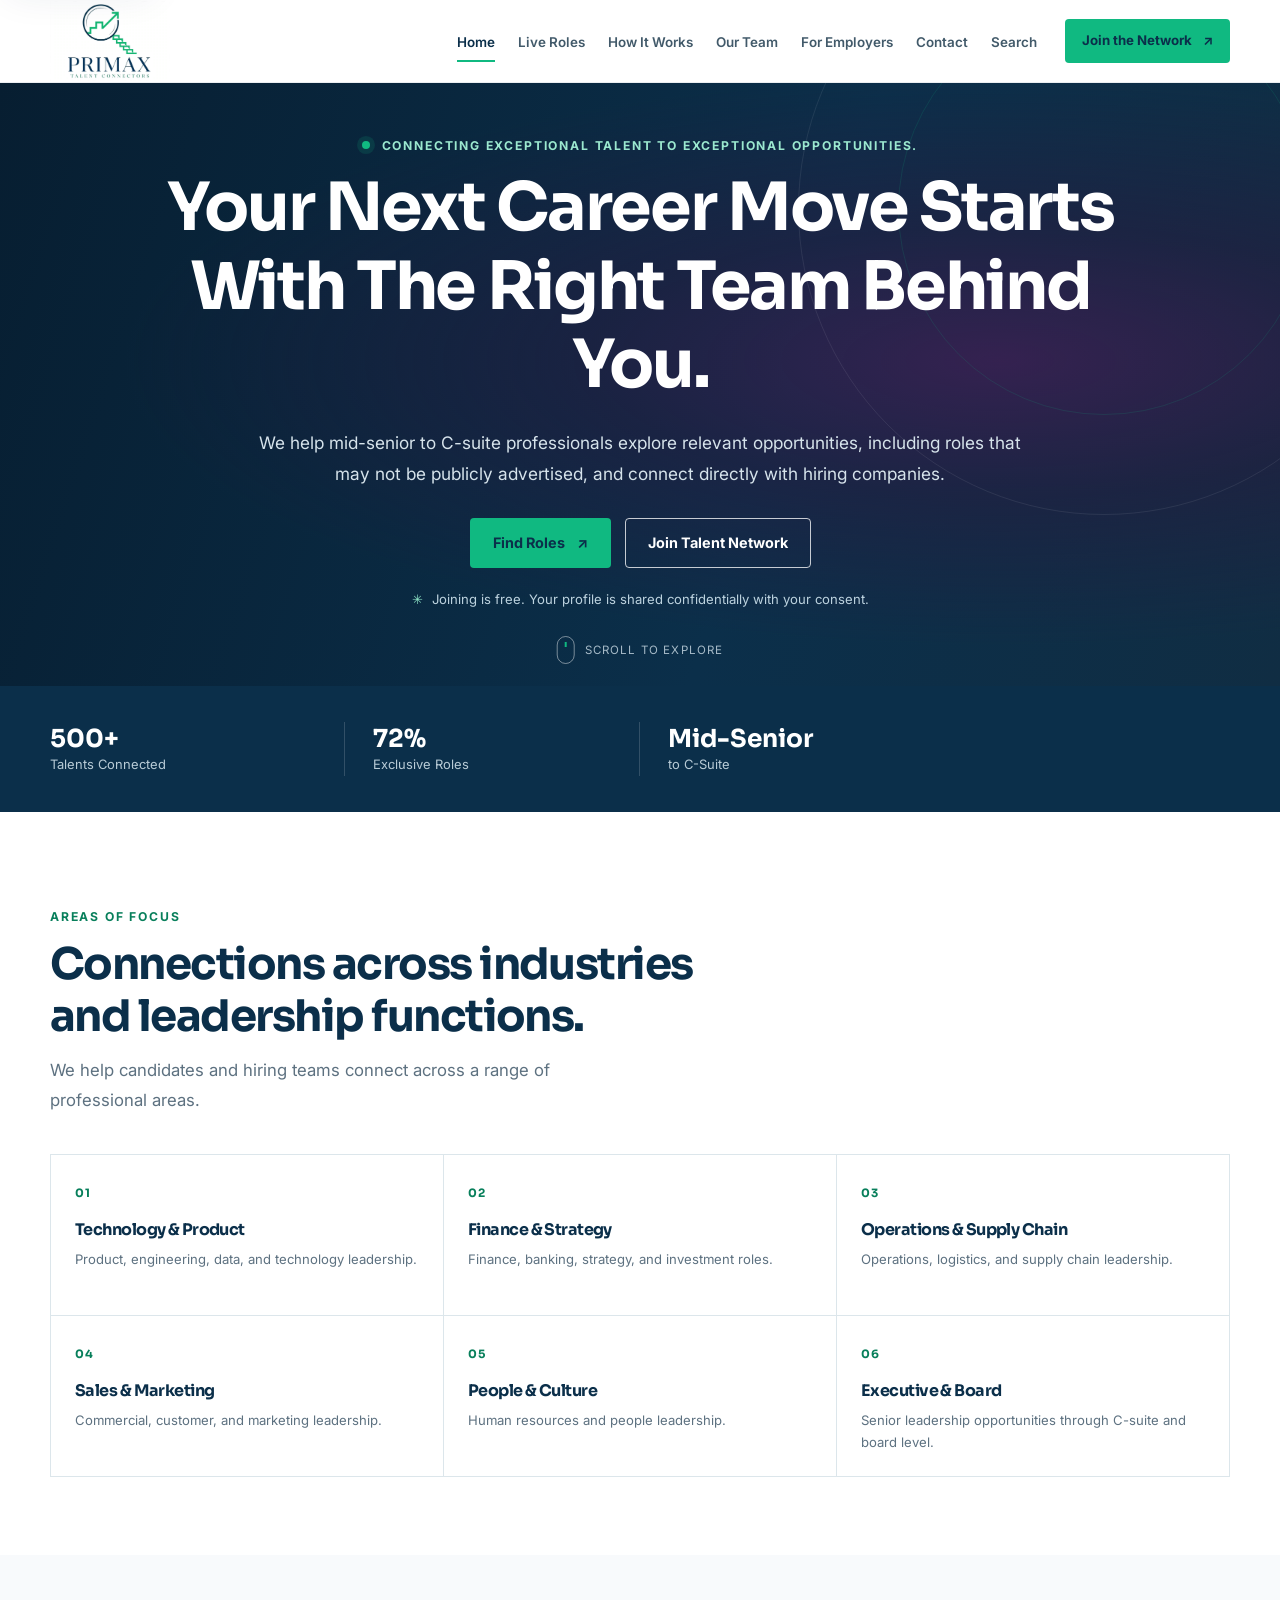
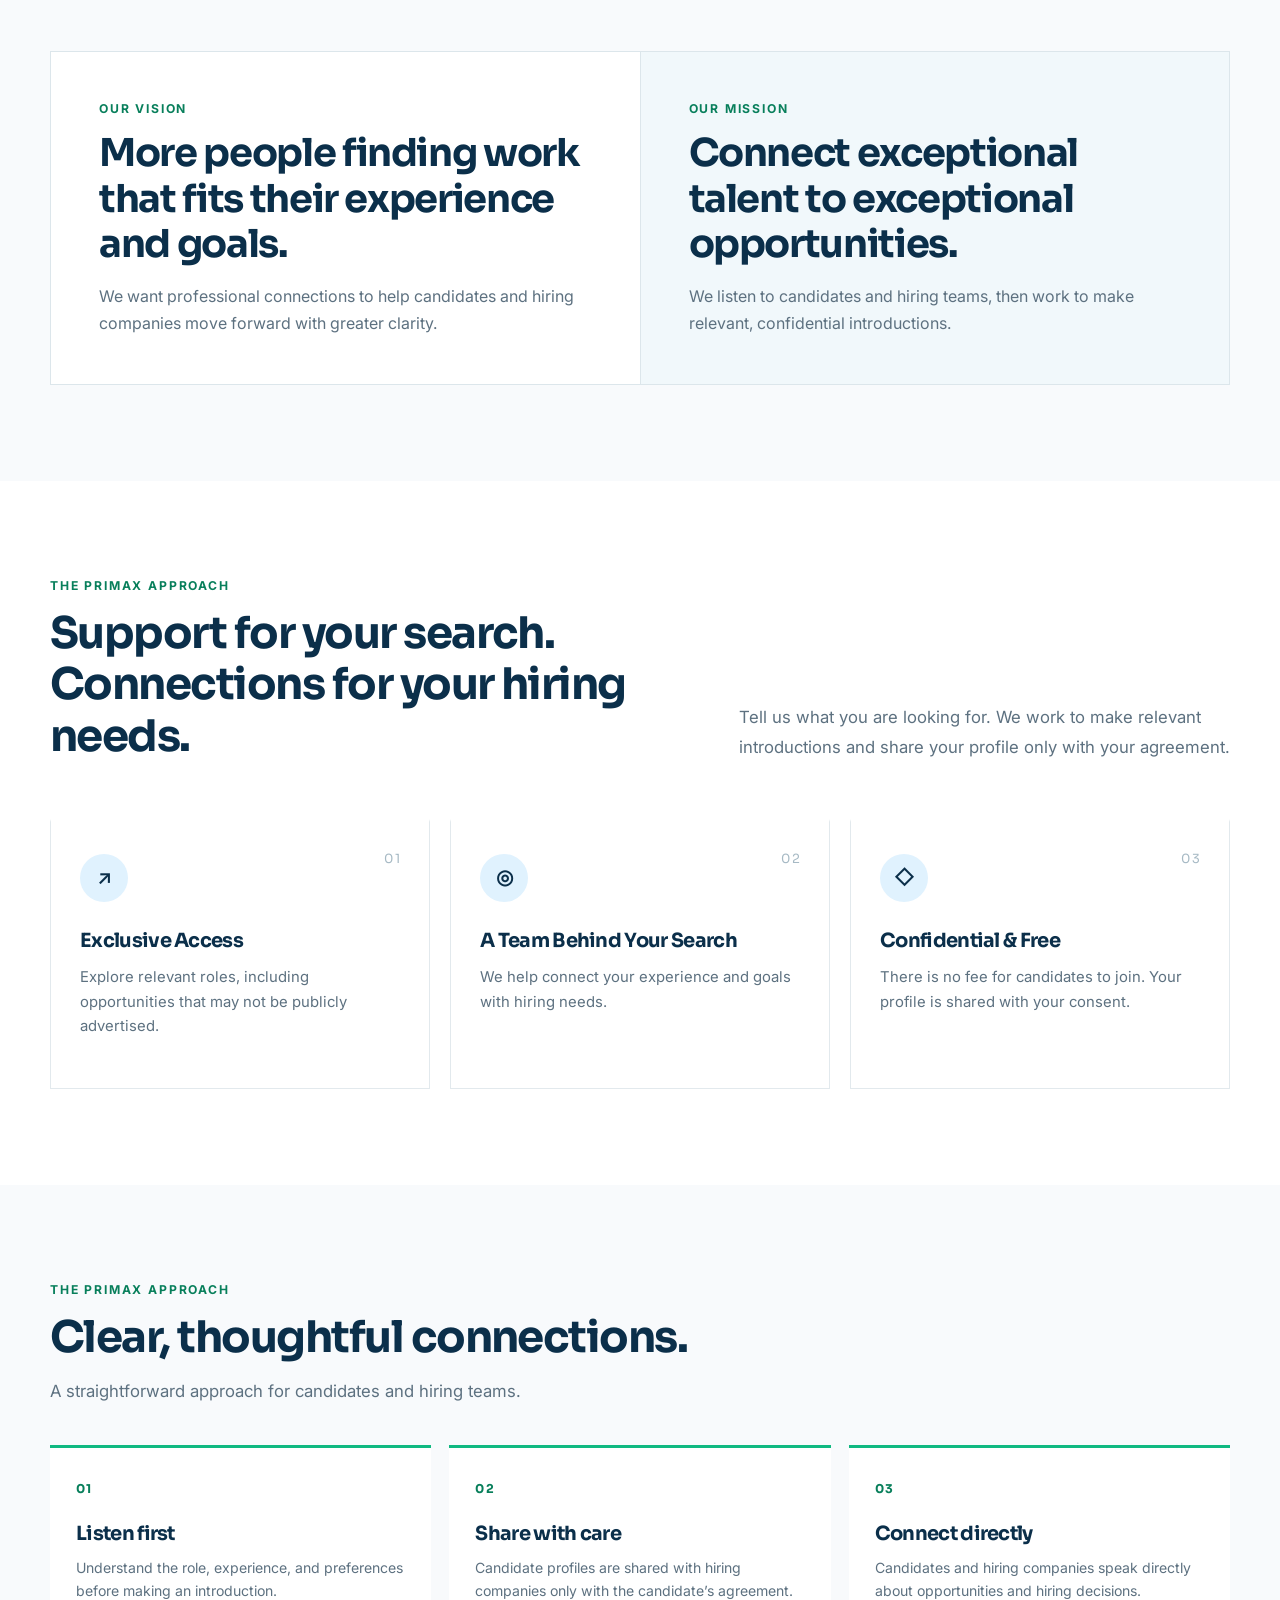
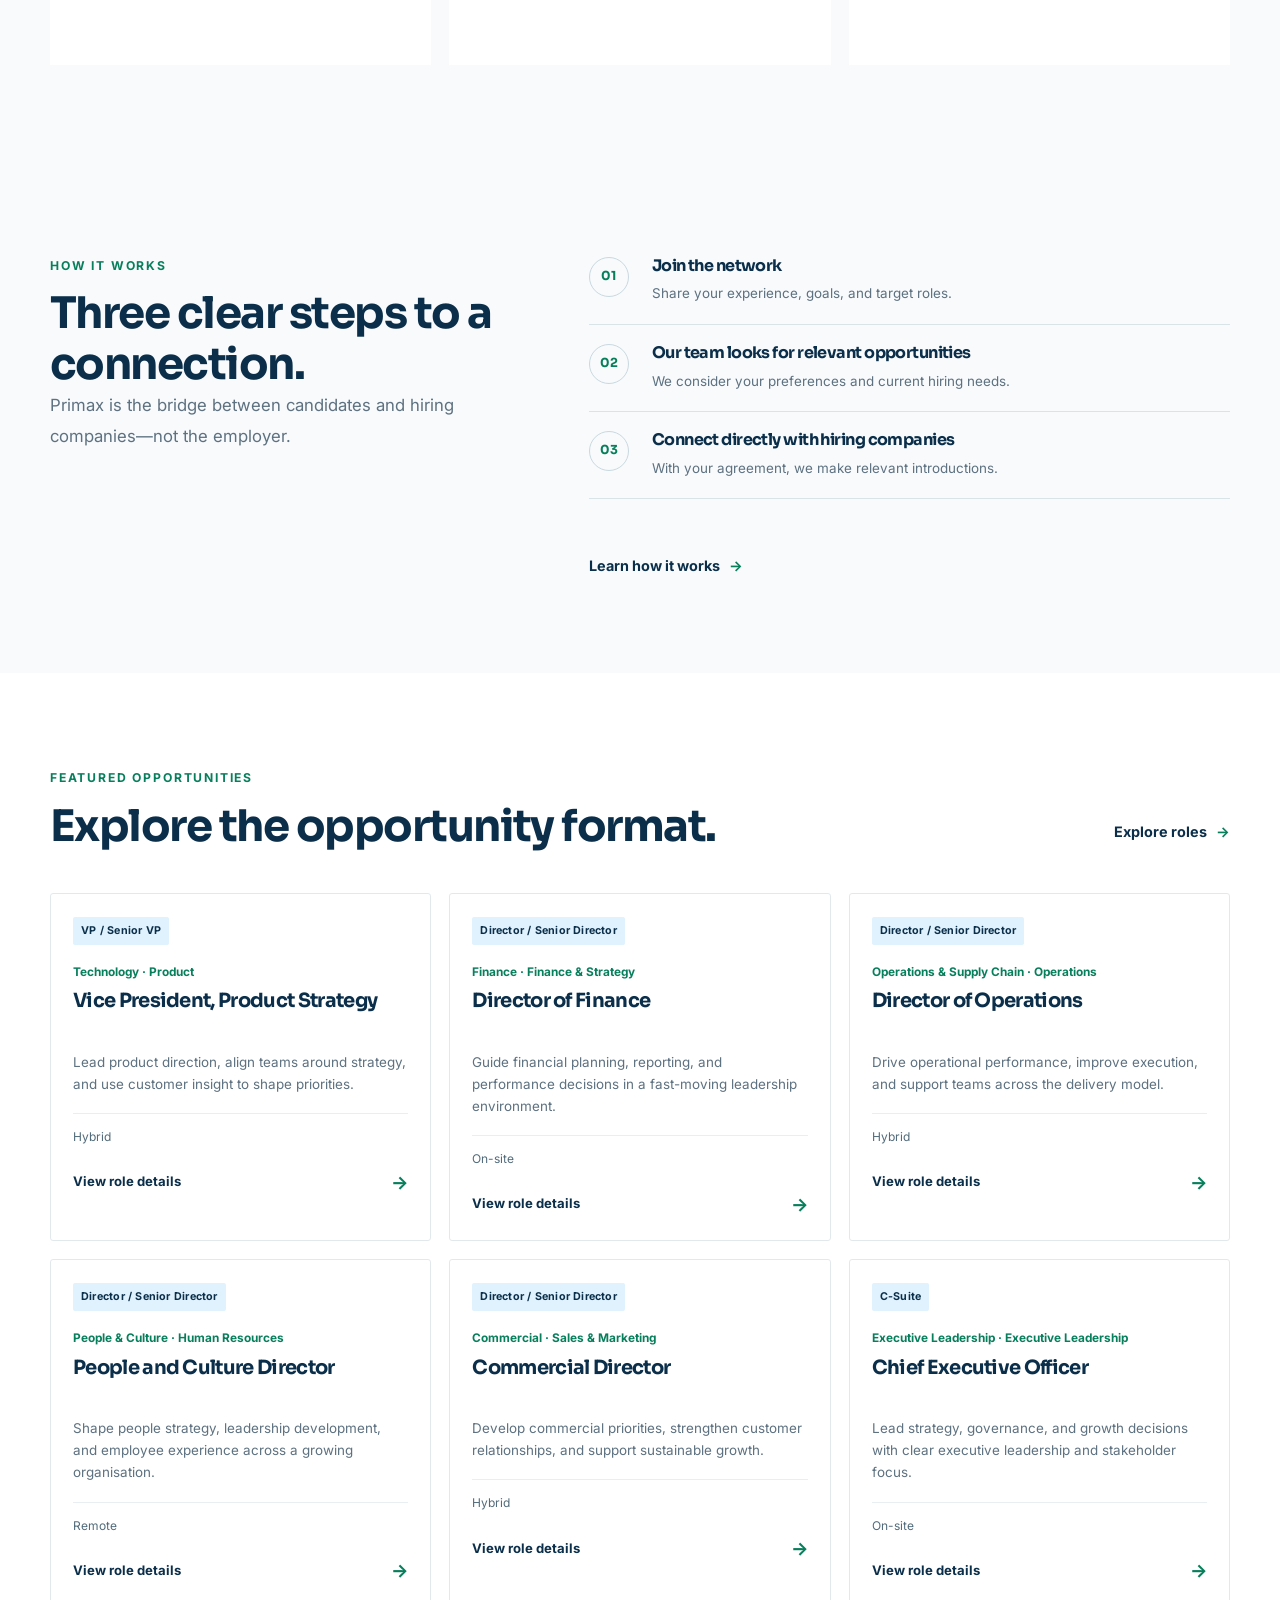
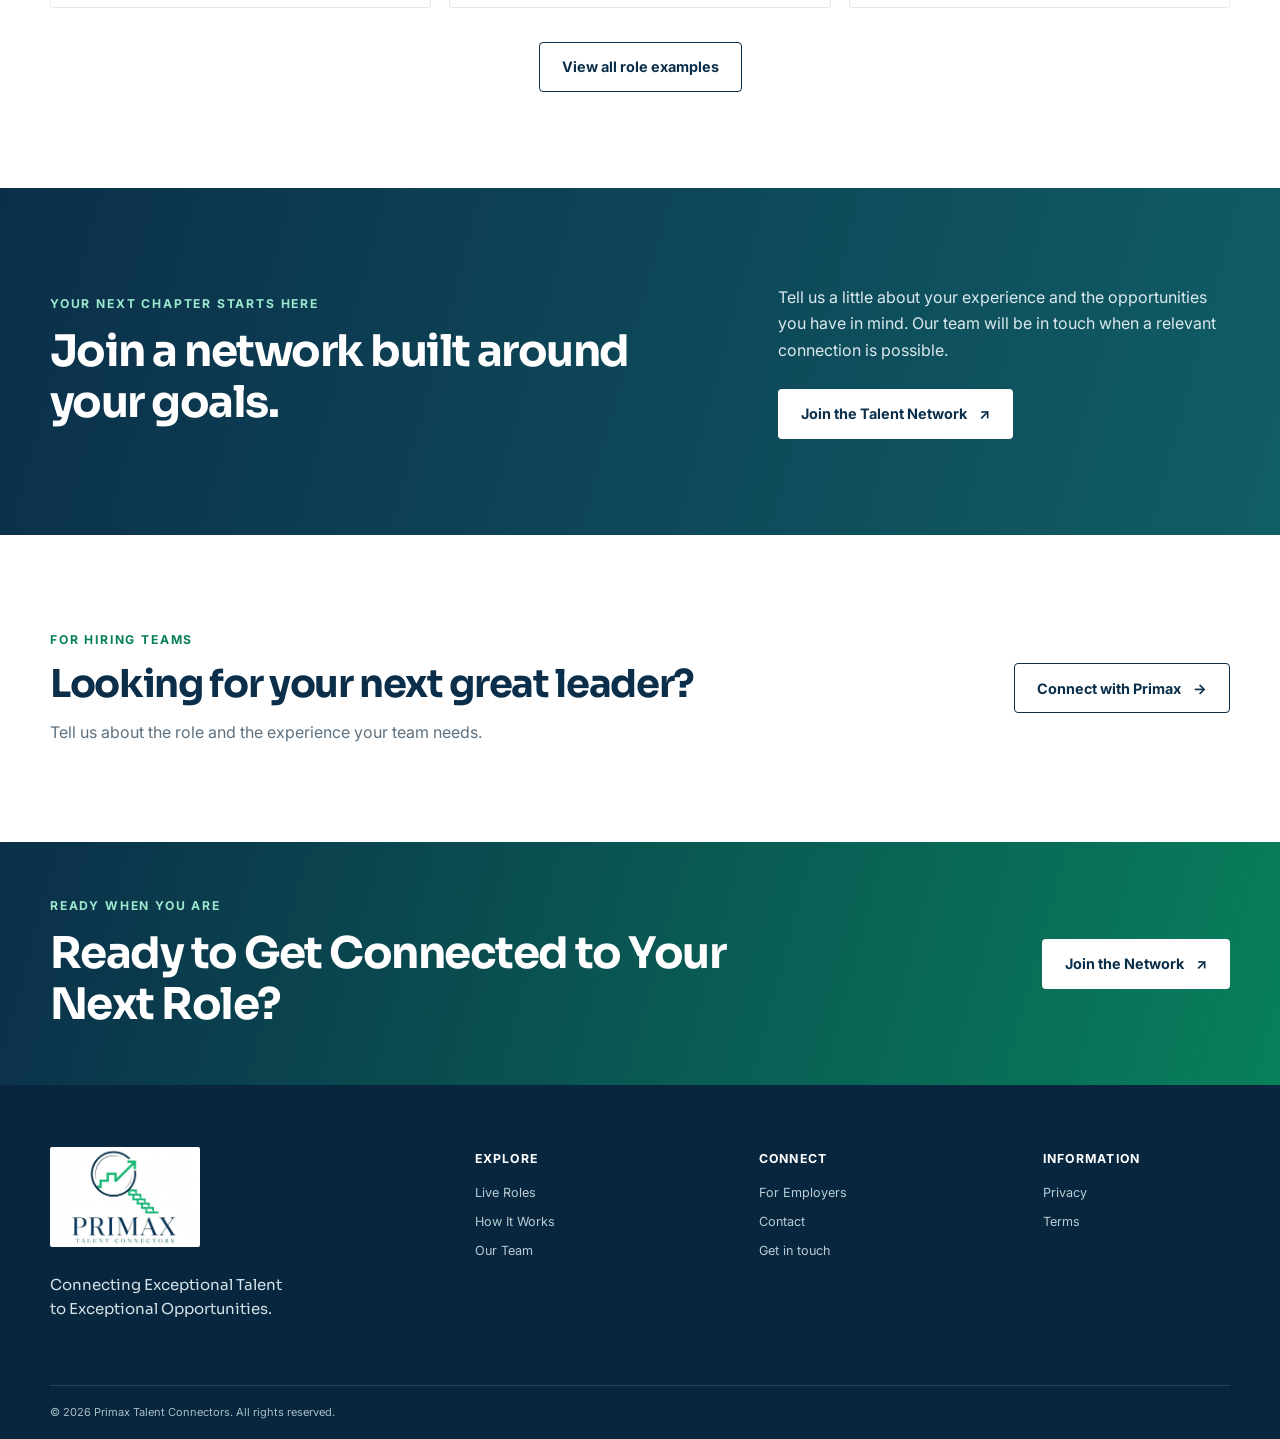
<file: index.html>
<!doctype html>
<html lang="en">
<head>
  <meta charset="utf-8">
  <meta name="viewport" content="width=device-width, initial-scale=1">
  <meta name="description" content="Primax Talent Connectors connects mid-senior, executive, and C-suite professionals with relevant career opportunities and helps companies connect with experienced talent.">
  <meta name="theme-color" content="#0B2F4A">
  <meta property="og:type" content="website">
  <meta property="og:url" content="https://primaxtalentconnectors.com/">
  <meta property="og:title" content="Primax Talent Connectors | Connecting Talent and Opportunity">
  <meta property="og:description" content="Connecting Exceptional Talent to Exceptional Opportunities.">
  <meta property="og:image" content="https://primaxtalentconnectors.com/LOGO.jpg">
  <meta name="twitter:card" content="summary">
  <meta name="twitter:title" content="Primax Talent Connectors | Connecting Talent and Opportunity">
  <meta name="twitter:description" content="Connecting experienced professionals with relevant opportunities and hiring companies.">
  <meta name="twitter:image" content="https://primaxtalentconnectors.com/LOGO.jpg">
  <link rel="icon" href="LOGO.jpg" type="image/jpeg">
  <link rel="canonical" href="https://primaxtalentconnectors.com/">
  <link rel="stylesheet" href="styles.css">
  <title>Primax Talent Connectors | Connecting Talent and Opportunity</title>
  <script type="application/ld+json">
    {
      "@context": "https://schema.org",
      "@graph": [
        {
          "@type": "Organization",
          "@id": "https://primaxtalentconnectors.com/#organization",
          "name": "Primax Talent Connectors",
          "url": "https://primaxtalentconnectors.com/",
          "logo": "https://primaxtalentconnectors.com/LOGO.jpg",
          "email": "contact@primaxtalentconnectors.com",
          "contactPoint": [
            {
              "@type": "ContactPoint",
              "contactType": "candidate enquiries",
              "email": "contact@primaxtalentconnectors.com"
            },
            {
              "@type": "ContactPoint",
              "contactType": "employer enquiries",
              "email": "partners@primaxtalentconnectors.com"
            }
          ]
        },
        {
          "@type": "WebSite",
          "@id": "https://primaxtalentconnectors.com/#website",
          "url": "https://primaxtalentconnectors.com/",
          "name": "Primax Talent Connectors",
          "publisher": {
            "@id": "https://primaxtalentconnectors.com/#organization"
          },
          "potentialAction": {
            "@type": "SearchAction",
            "target": {
              "@type": "EntryPoint",
              "urlTemplate": "https://primaxtalentconnectors.com/search.html?q={search_term_string}"
            },
            "query-input": "required name=search_term_string"
          }
        }
      ]
    }
  </script>
</head>
<body data-page="home">
  <a class="skip-link" href="#main">Skip to content</a>
  <div id="site-header"></div>
  <main id="main">
    <section class="hero hero-home">
      <div class="container hero-grid">
        <div class="hero-copy">
          <p class="eyebrow eyebrow-light"><span class="eyebrow-dot"></span> Connecting Exceptional Talent to Exceptional Opportunities.</p>
          <h1>Your Next Career Move Starts With The Right Team Behind You.</h1>
          <p class="hero-lede">We help mid-senior to C-suite professionals explore relevant opportunities, including roles that may not be publicly advertised, and connect directly with hiring companies.</p>
          <div class="button-row">
            <a class="button button-green" href="live-roles.html">Find Roles <span aria-hidden="true">↗</span></a>
            <a class="button button-outline-light" href="contact.html#candidate-form">Join Talent Network</a>
          </div>
          <p class="hero-note"><span aria-hidden="true">✳</span> Joining is free. Your profile is shared confidentially with your consent.</p>
        </div>
      </div>
      <a class="scroll-cue" href="#proof" aria-label="Scroll to learn more"><span></span> Scroll to explore</a>
    </section>
    <section class="proof-band" id="proof" aria-label="Primax at a glance">
      <div class="container proof-grid">
        <div class="proof-item"><strong>500+</strong><span>Talents Connected</span></div>
        <div class="proof-item"><strong>72%</strong><span>Exclusive Roles</span></div>
        <div class="proof-item"><strong>Mid-Senior</strong><span>to C-Suite</span></div>
      </div>
    </section>
    <section class="section section-white expertise-section">
      <div class="container section-title-row">
        <div class="section-heading"><p class="eyebrow">Areas of focus</p><h2>Connections across industries and leadership functions.</h2><p class="section-intro">We help candidates and hiring teams connect across a range of professional areas.</p></div>
      </div>
      <div class="container expertise-grid">
        <article class="expertise-card"><span aria-hidden="true">01</span><h3>Technology &amp; Product</h3><p>Product, engineering, data, and technology leadership.</p></article>
        <article class="expertise-card"><span aria-hidden="true">02</span><h3>Finance &amp; Strategy</h3><p>Finance, banking, strategy, and investment roles.</p></article>
        <article class="expertise-card"><span aria-hidden="true">03</span><h3>Operations &amp; Supply Chain</h3><p>Operations, logistics, and supply chain leadership.</p></article>
        <article class="expertise-card"><span aria-hidden="true">04</span><h3>Sales &amp; Marketing</h3><p>Commercial, customer, and marketing leadership.</p></article>
        <article class="expertise-card"><span aria-hidden="true">05</span><h3>People &amp; Culture</h3><p>Human resources and people leadership.</p></article>
        <article class="expertise-card"><span aria-hidden="true">06</span><h3>Executive &amp; Board</h3><p>Senior leadership opportunities through C-suite and board level.</p></article>
      </div>
    </section>
    <section class="section section-soft purpose-section">
      <div class="container purpose-grid">
        <article class="purpose-panel">
          <p class="eyebrow">Our vision</p>
          <h2>More people finding work that fits their experience and goals.</h2>
          <p>We want professional connections to help candidates and hiring companies move forward with greater clarity.</p>
        </article>
        <article class="purpose-panel purpose-panel-accent">
          <p class="eyebrow">Our mission</p>
          <h2>Connect exceptional talent to exceptional opportunities.</h2>
          <p>We listen to candidates and hiring teams, then work to make relevant, confidential introductions.</p>
        </article>
      </div>
    </section>
    <section class="section section-white">
      <div class="container intro-grid">
        <div class="section-heading"><p class="eyebrow">The Primax approach</p><h2>Support for your search. Connections for your hiring needs.</h2></div>
        <p class="section-intro">Tell us what you are looking for. We work to make relevant introductions and share your profile only with your agreement.</p>
      </div>
      <div class="container benefit-grid">
        <article class="benefit-card"><span class="card-number">01</span><span class="icon-disc" aria-hidden="true">↗</span><h3>Exclusive Access</h3><p>Explore relevant roles, including opportunities that may not be publicly advertised.</p></article>
        <article class="benefit-card"><span class="card-number">02</span><span class="icon-disc" aria-hidden="true">◎</span><h3>A Team Behind Your Search</h3><p>We help connect your experience and goals with hiring needs.</p></article>
        <article class="benefit-card"><span class="card-number">03</span><span class="icon-disc" aria-hidden="true">◇</span><h3>Confidential &amp; Free</h3><p>There is no fee for candidates to join. Your profile is shared with your consent.</p></article>
      </div>
    </section>
    <section class="section section-soft advantage-section">
      <div class="container section-title-row">
        <div class="section-heading"><p class="eyebrow">The Primax approach</p><h2>Clear, thoughtful connections.</h2><p class="section-intro">A straightforward approach for candidates and hiring teams.</p></div>
      </div>
      <div class="container advantage-grid">
        <article><span>01</span><h3>Listen first</h3><p>Understand the role, experience, and preferences before making an introduction.</p></article>
        <article><span>02</span><h3>Share with care</h3><p>Candidate profiles are shared with hiring companies only with the candidate’s agreement.</p></article>
        <article><span>03</span><h3>Connect directly</h3><p>Candidates and hiring companies speak directly about opportunities and hiring decisions.</p></article>
      </div>
    </section>
    <section class="section section-soft">
      <div class="container process-preview">
        <div class="section-heading"><p class="eyebrow">How it works</p><h2>Three clear steps to a connection.</h2><p class="section-intro">Primax is the bridge between candidates and hiring companies—not the employer.</p></div>
        <ol class="process-preview-list">
          <li><span>01</span><div><h3>Join the network</h3><p>Share your experience, goals, and target roles.</p></div></li>
          <li><span>02</span><div><h3>Our team looks for relevant opportunities</h3><p>We consider your preferences and current hiring needs.</p></div></li>
          <li><span>03</span><div><h3>Connect directly with hiring companies</h3><p>With your agreement, we make relevant introductions.</p></div></li>
        </ol>
        <a class="text-link" href="how-it-works.html">Learn how it works <span aria-hidden="true">→</span></a>
      </div>
    </section>
    <section class="section section-white" id="featured-roles">
      <div class="container section-title-row">
        <div class="section-heading"><p class="eyebrow">Featured opportunities</p><h2>Explore the opportunity format.</h2></div>
        <a class="text-link title-link" href="live-roles.html">Explore roles <span aria-hidden="true">→</span></a>
      </div>
      <div class="container role-grid" data-role-list="featured" aria-live="polite"></div>
      <div class="container mobile-center"><a class="button button-outline" href="live-roles.html">View all role examples</a></div>
    </section>
    <section class="section section-join">
      <div class="container join-grid"><div><p class="eyebrow eyebrow-light">Your next chapter starts here</p><h2>Join a network built around your goals.</h2></div><div><p>Tell us a little about your experience and the opportunities you have in mind. Our team will be in touch when a relevant connection is possible.</p><a class="button button-white" href="contact.html#candidate-form">Join the Talent Network <span aria-hidden="true">↗</span></a></div></div>
    </section>
    <section class="section section-white employer-strip"><div class="container employer-strip-inner"><div><p class="eyebrow">For hiring teams</p><h2>Looking for your next great leader?</h2><p>Tell us about the role and the experience your team needs.</p></div><a class="button button-outline" href="for-employers.html">Connect with Primax <span aria-hidden="true">→</span></a></div></section>
    <section class="final-banner"><div class="container final-banner-inner"><div><p class="eyebrow eyebrow-light">Ready when you are</p><h2>Ready to Get Connected to Your Next Role?</h2></div><a class="button button-white" href="contact.html#candidate-form">Join the Network <span aria-hidden="true">↗</span></a></div></section>
  </main>
  <div id="site-footer"></div>
  <script src="js/data.js" defer></script>
  <script src="js/site.js" defer></script>
</body>
</html>
</file>
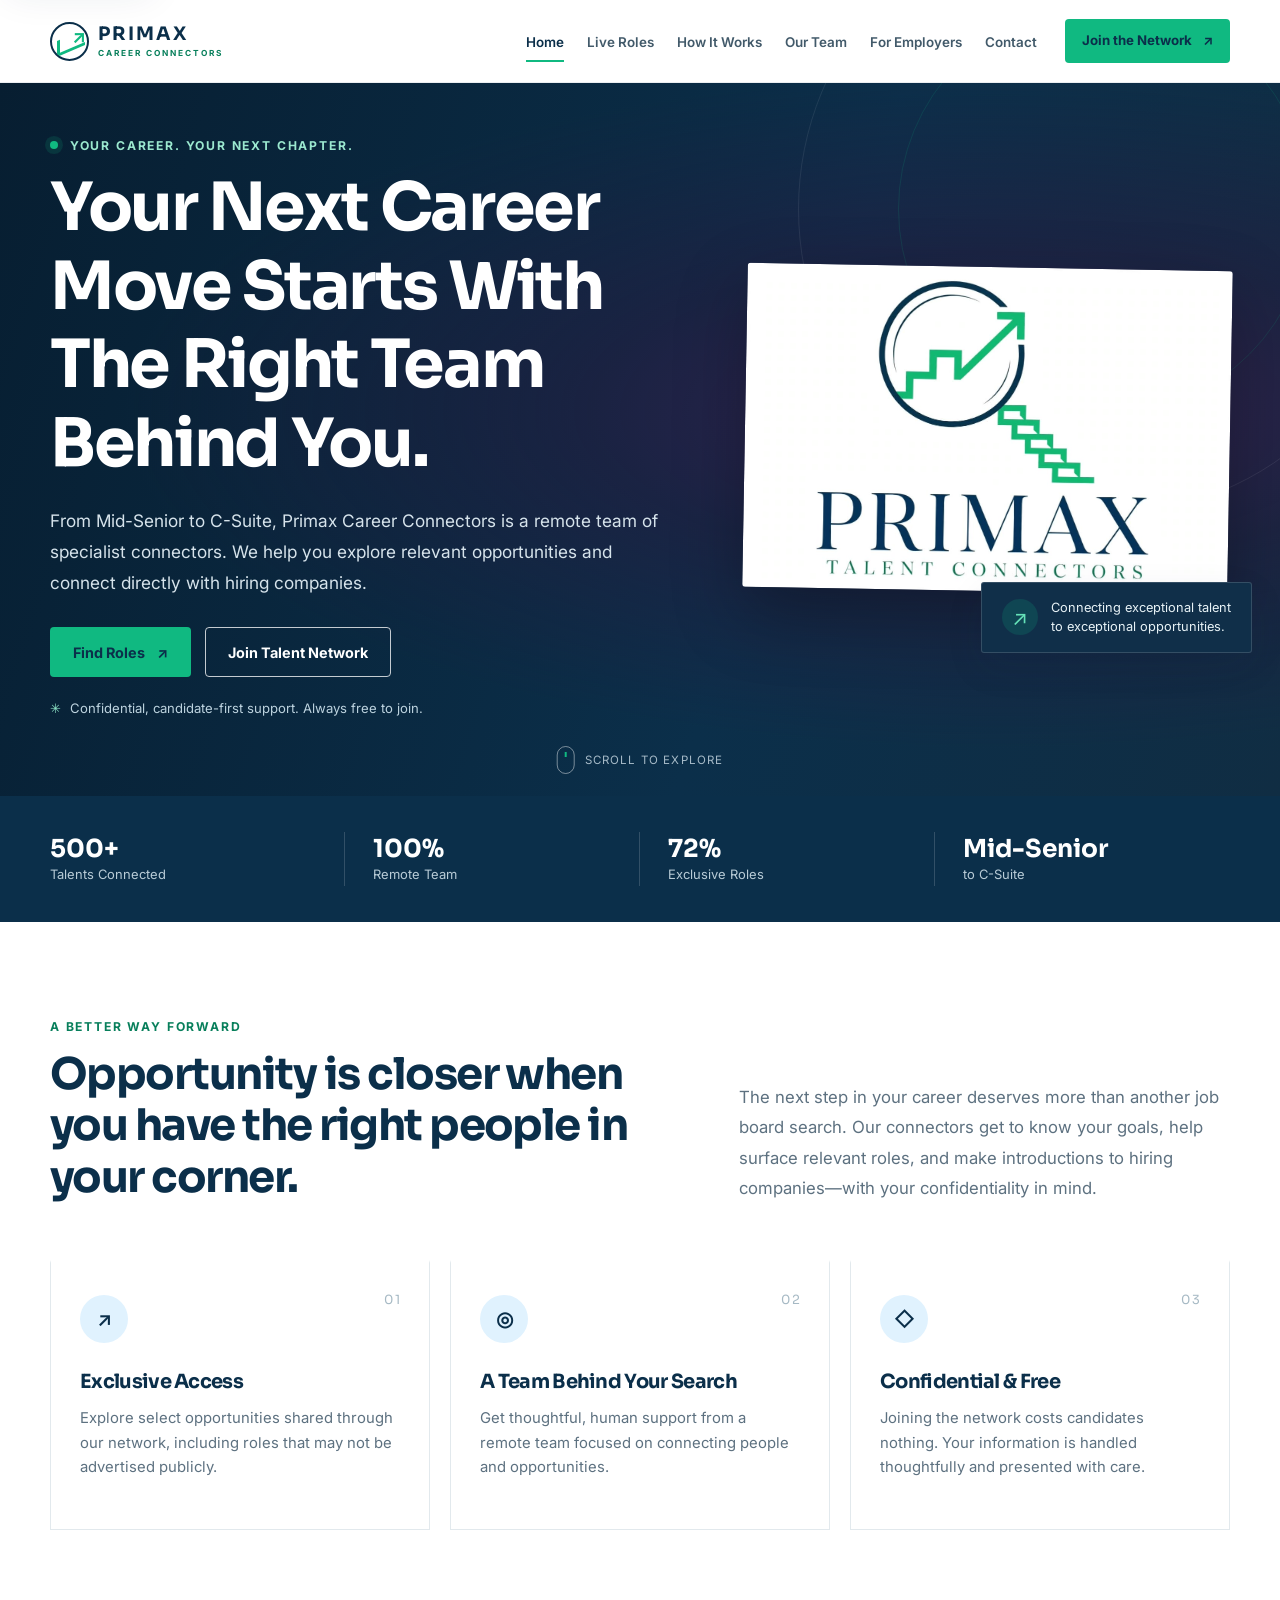
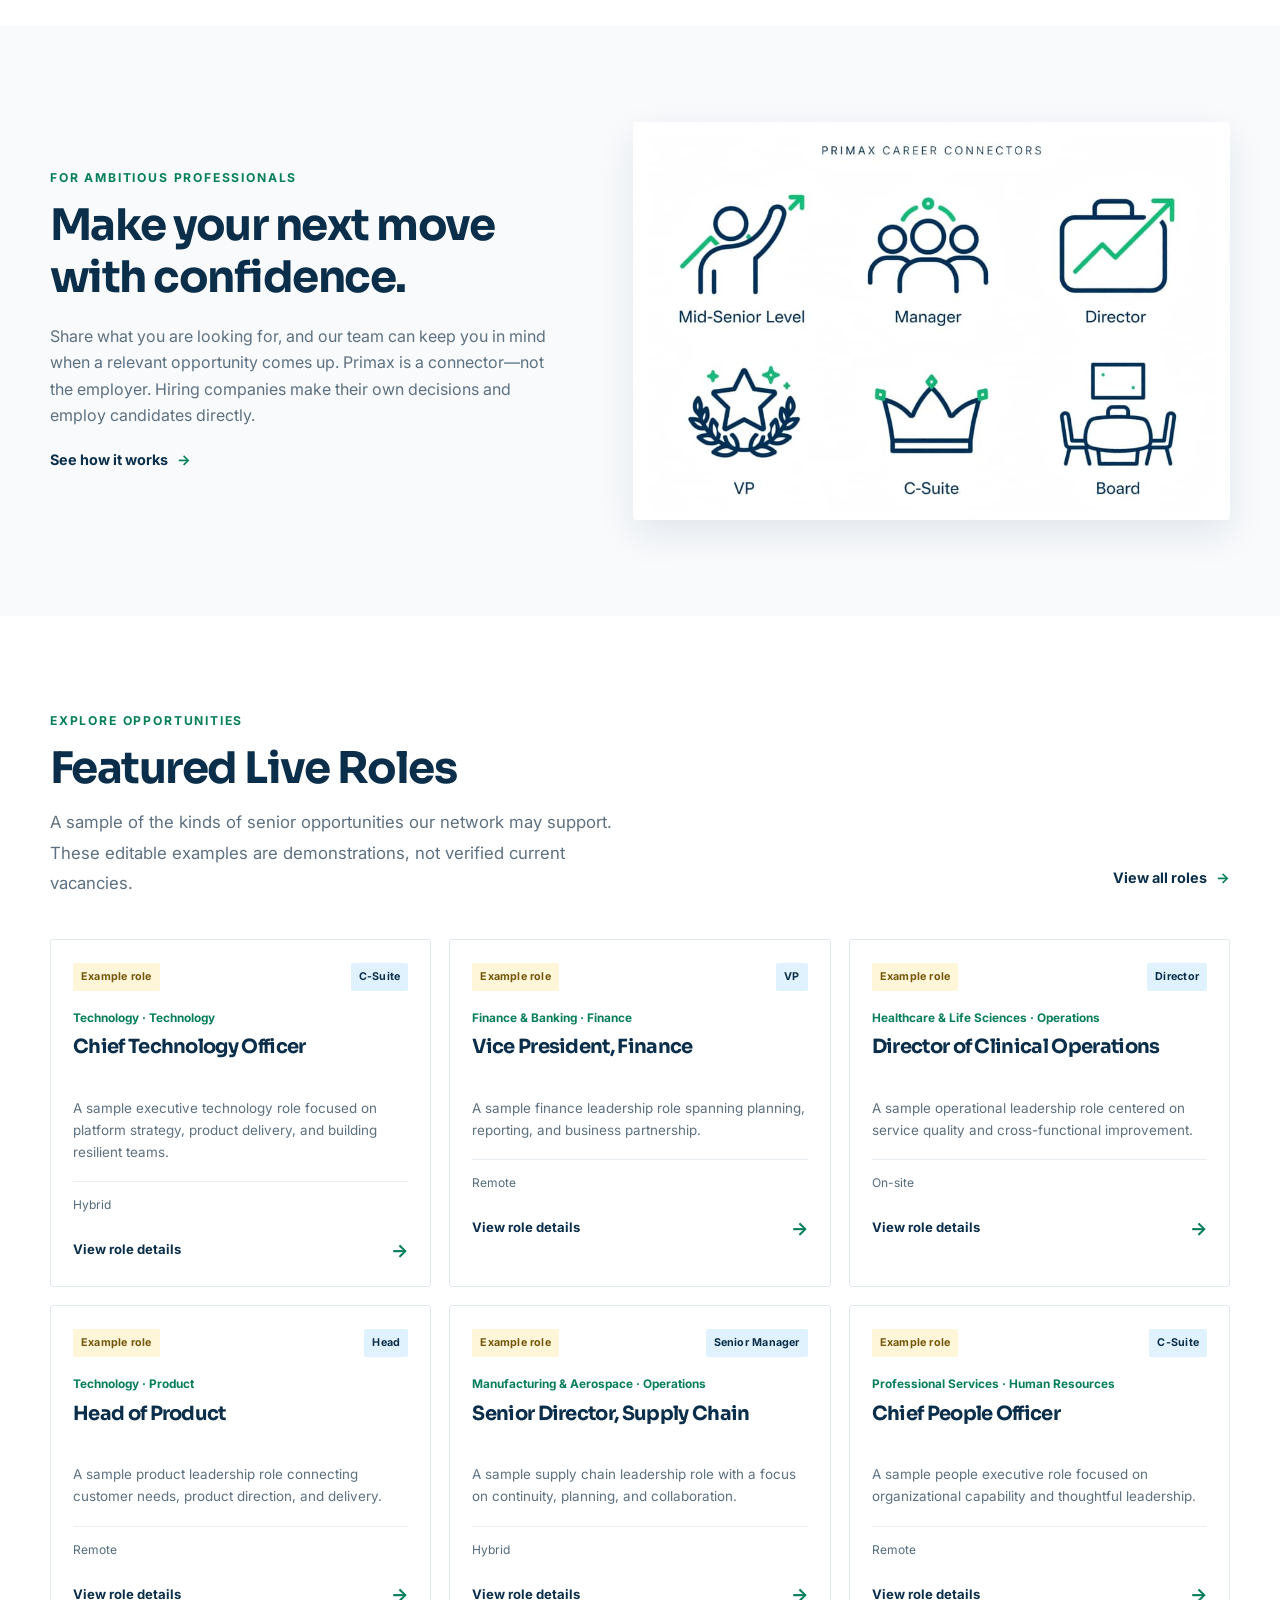
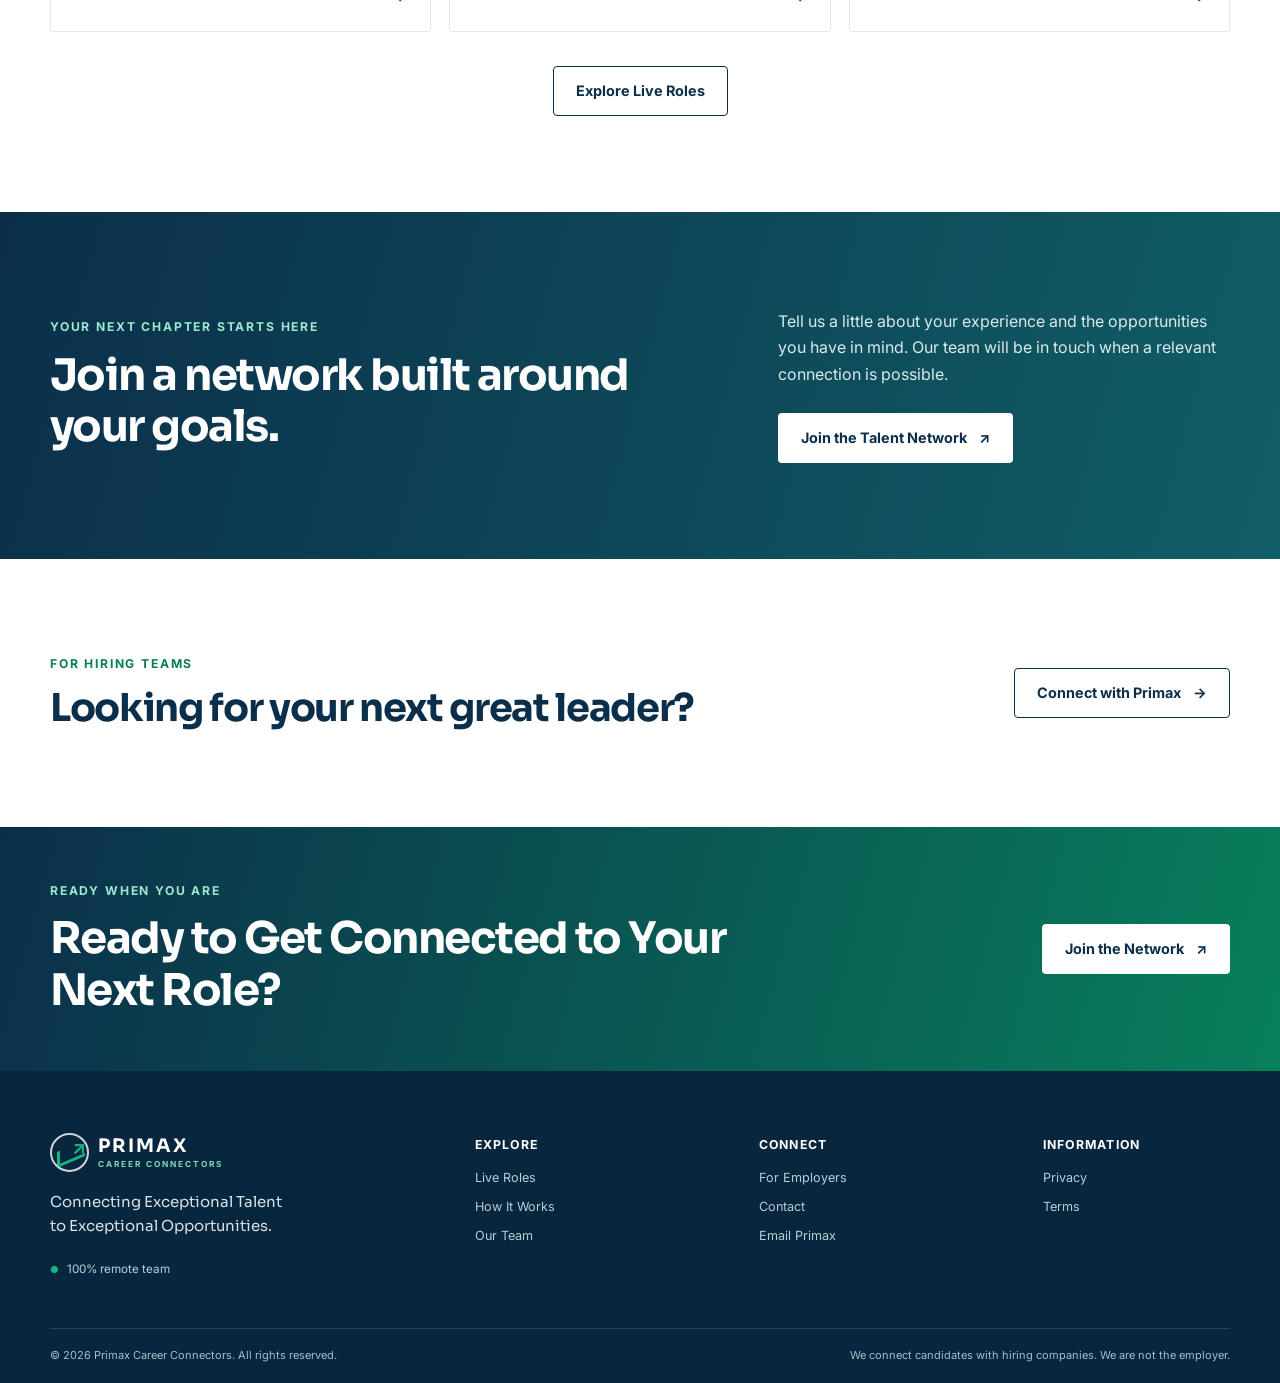
<file: PRIMAX CAREER CONNECTORS/index.html>
<!doctype html>
<html lang="en">
<head>
  <meta charset="utf-8">
  <meta name="viewport" content="width=device-width, initial-scale=1">
  <meta name="description" content="Primax Career Connectors connects mid-senior to C-suite professionals with relevant opportunities and hiring companies.">
  <meta name="theme-color" content="#0B2F4A">
  <meta property="og:type" content="website">
  <meta property="og:title" content="Primax Career Connectors | Your next career move">
  <meta property="og:description" content="Connecting Exceptional Talent to Exceptional Opportunities.">
  <link rel="icon" href="favicon.svg" type="image/svg+xml">
  <link rel="stylesheet" href="styles.css">
  <title>Primax Career Connectors | Your next career move</title>
</head>
<body data-page="home">
  <a class="skip-link" href="#main">Skip to content</a>
  <div id="site-header"></div>
  <main id="main">
    <section class="hero hero-home">
      <div class="container hero-grid">
        <div class="hero-copy">
          <p class="eyebrow eyebrow-light"><span class="eyebrow-dot"></span> Your career. Your next chapter.</p>
          <h1>Your Next Career Move Starts With The Right Team Behind You.</h1>
          <p class="hero-lede">From Mid-Senior to C-Suite, Primax Career Connectors is a remote team of specialist connectors. We help you explore relevant opportunities and connect directly with hiring companies.</p>
          <div class="button-row">
            <a class="button button-green" href="live-roles.html">Find Roles <span aria-hidden="true">↗</span></a>
            <a class="button button-outline-light" href="contact.html#candidate-form">Join Talent Network</a>
          </div>
          <p class="hero-note"><span aria-hidden="true">✳</span> Confidential, candidate-first support. Always free to join.</p>
        </div>
        <div class="hero-art-wrap">
          <div class="hero-art-frame"><img class="hero-art" src="LOGO.jpg" alt="Primax Career Connectors logo with an upward career path symbol"></div>
          <div class="hero-art-caption"><span class="caption-mark" aria-hidden="true">↗</span><span>Connecting exceptional talent<br>to exceptional opportunities.</span></div>
        </div>
      </div>
      <a class="scroll-cue" href="#proof" aria-label="Scroll to learn more"><span></span> Scroll to explore</a>
    </section>
    <section class="proof-band" id="proof" aria-label="Primax at a glance">
      <div class="container proof-grid">
        <div class="proof-item"><strong>500+</strong><span>Talents Connected</span></div>
        <div class="proof-item"><strong>100%</strong><span>Remote Team</span></div>
        <div class="proof-item"><strong>72%</strong><span>Exclusive Roles</span></div>
        <div class="proof-item"><strong>Mid-Senior</strong><span>to C-Suite</span></div>
      </div>
    </section>
    <section class="section section-white">
      <div class="container intro-grid">
        <div class="section-heading"><p class="eyebrow">A better way forward</p><h2>Opportunity is closer when you have the right people in your corner.</h2></div>
        <p class="section-intro">The next step in your career deserves more than another job board search. Our connectors get to know your goals, help surface relevant roles, and make introductions to hiring companies—with your confidentiality in mind.</p>
      </div>
      <div class="container benefit-grid">
        <article class="benefit-card"><span class="card-number">01</span><span class="icon-disc" aria-hidden="true">↗</span><h3>Exclusive Access</h3><p>Explore select opportunities shared through our network, including roles that may not be advertised publicly.</p></article>
        <article class="benefit-card"><span class="card-number">02</span><span class="icon-disc" aria-hidden="true">◎</span><h3>A Team Behind Your Search</h3><p>Get thoughtful, human support from a remote team focused on connecting people and opportunities.</p></article>
        <article class="benefit-card"><span class="card-number">03</span><span class="icon-disc" aria-hidden="true">◇</span><h3>Confidential &amp; Free</h3><p>Joining the network costs candidates nothing. Your information is handled thoughtfully and presented with care.</p></article>
      </div>
    </section>
    <section class="section section-soft">
      <div class="container audience-grid">
        <div class="audience-copy"><p class="eyebrow">For ambitious professionals</p><h2>Make your next move with confidence.</h2><p>Share what you are looking for, and our team can keep you in mind when a relevant opportunity comes up. Primax is a connector—not the employer. Hiring companies make their own decisions and employ candidates directly.</p><a class="text-link" href="how-it-works.html">See how it works <span aria-hidden="true">→</span></a></div>
        <div class="audience-image"><img src="BANNER.jpg" alt="Career levels supported by Primax, from mid-senior professionals to board leaders"></div>
      </div>
    </section>
    <section class="section section-white" id="featured-roles">
      <div class="container section-title-row">
        <div class="section-heading"><p class="eyebrow">Explore opportunities</p><h2>Featured Live Roles</h2><p class="section-intro">A sample of the kinds of senior opportunities our network may support. These editable examples are demonstrations, not verified current vacancies.</p></div>
        <a class="text-link title-link" href="live-roles.html">View all roles <span aria-hidden="true">→</span></a>
      </div>
      <div class="container role-grid" data-role-list="featured" aria-live="polite"></div>
      <div class="container mobile-center"><a class="button button-outline" href="live-roles.html">Explore Live Roles</a></div>
    </section>
    <section class="section section-join">
      <div class="container join-grid"><div><p class="eyebrow eyebrow-light">Your next chapter starts here</p><h2>Join a network built around your goals.</h2></div><div><p>Tell us a little about your experience and the opportunities you have in mind. Our team will be in touch when a relevant connection is possible.</p><a class="button button-white" href="contact.html#candidate-form">Join the Talent Network <span aria-hidden="true">↗</span></a></div></div>
    </section>
    <section class="section section-white employer-strip"><div class="container employer-strip-inner"><div><p class="eyebrow">For hiring teams</p><h2>Looking for your next great leader?</h2></div><a class="button button-outline" href="for-employers.html">Connect with Primax <span aria-hidden="true">→</span></a></div></section>
    <section class="final-banner"><div class="container final-banner-inner"><div><p class="eyebrow eyebrow-light">Ready when you are</p><h2>Ready to Get Connected to Your Next Role?</h2></div><a class="button button-white" href="contact.html#candidate-form">Join the Network <span aria-hidden="true">↗</span></a></div></section>
  </main>
  <div id="site-footer"></div>
  <script src="js/data.js" defer></script>
  <script src="js/site.js" defer></script>
</body>
</html>
</file>
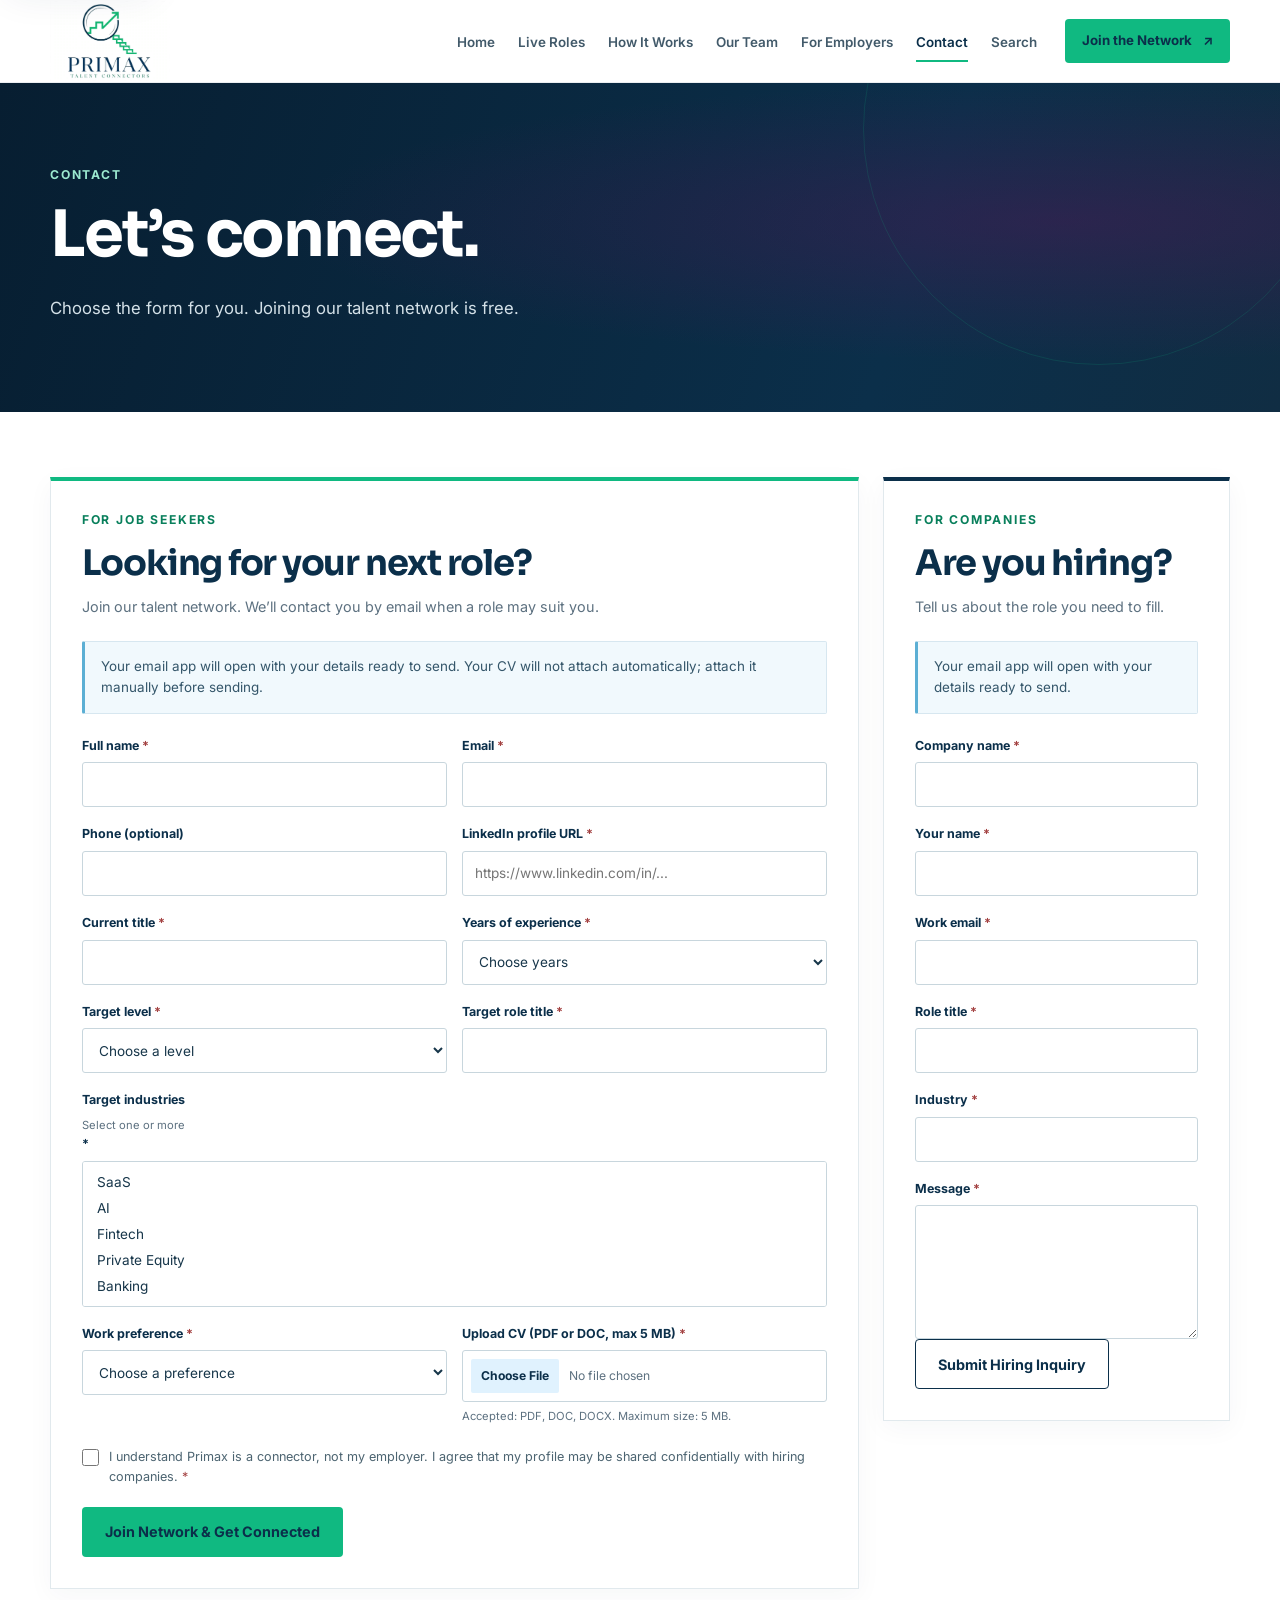
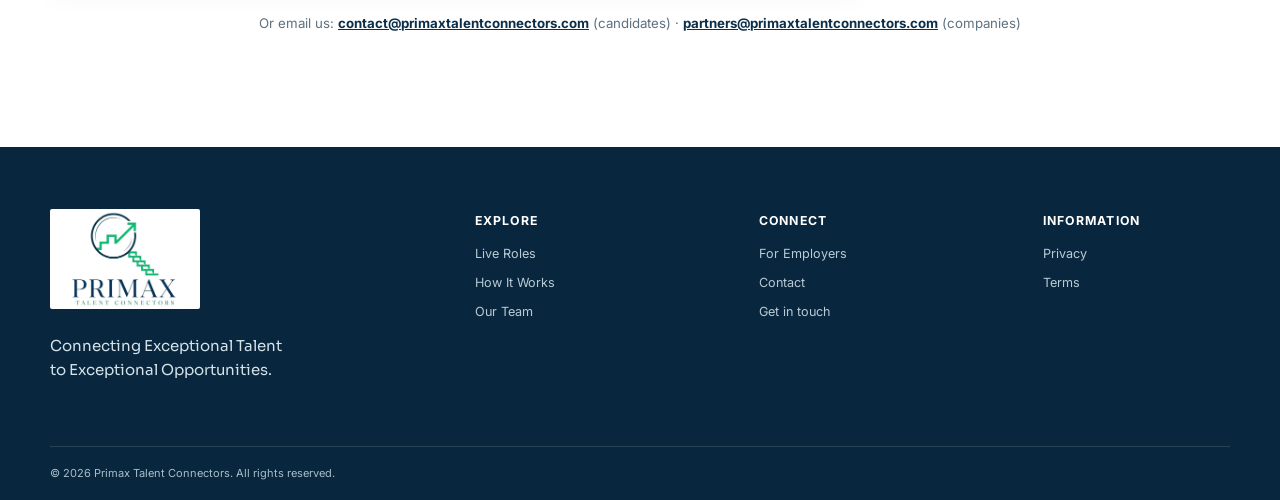
<file: contact.html>
<!doctype html>
<html lang="en">
<head>
  <meta charset="utf-8">
  <meta name="viewport" content="width=device-width, initial-scale=1">
  <meta name="description" content="Contact Primax Talent Connectors to join the candidate network or send an employer hiring inquiry. Candidate and company forms are separate.">
  <meta name="theme-color" content="#0B2F4A">
  <meta property="og:type" content="website">
  <meta property="og:url" content="https://primaxtalentconnectors.com/contact.html">
  <meta property="og:title" content="Contact | Primax Talent Connectors">
  <meta property="og:description" content="Join our talent network or tell us about a role you need to fill.">
  <meta property="og:image" content="https://primaxtalentconnectors.com/LOGO.jpg">
  <meta name="twitter:card" content="summary">
  <meta name="twitter:title" content="Contact | Primax Talent Connectors">
  <meta name="twitter:description" content="Join the candidate network or send a hiring inquiry to Primax Talent Connectors.">
  <meta name="twitter:image" content="https://primaxtalentconnectors.com/LOGO.jpg">
  <link rel="icon" href="LOGO.jpg" type="image/jpeg">
  <link rel="canonical" href="https://primaxtalentconnectors.com/contact.html">
  <link rel="stylesheet" href="styles.css">
  <title>Contact | Primax Talent Connectors</title>
</head>
<body data-page="contact">
  <a class="skip-link" href="#main">Skip to content</a><div id="site-header"></div>
  <main id="main">
    <section class="page-hero page-hero-contact"><div class="container page-hero-inner"><p class="eyebrow eyebrow-light">Contact</p><h1>Let’s connect.</h1><p>Choose the form for you. Joining our talent network is free.</p></div></section>
    <section class="section section-white contact-section">
      <div class="container contact-layout">
        <div class="forms-stack">
          <section class="form-card candidate-form-card" id="candidate-form" aria-labelledby="candidate-title">
            <div class="form-heading"><p class="eyebrow">For job seekers</p><h2 id="candidate-title">Looking for your next role?</h2><p>Join our talent network. We’ll contact you by email when a role may suit you.</p></div>
            <div class="notice form-notice"><p>Your email app will open with your details ready to send. Your CV will not attach automatically; attach it manually before sending.</p></div>
            <form class="contact-form" data-local-form data-form-type="candidate" id="candidate-contact-form" novalidate>
              <div class="form-grid">
                <div class="field"><label for="candidate-name">Full name <span aria-hidden="true">*</span></label><input id="candidate-name" name="name" autocomplete="name" required></div>
                <div class="field"><label for="candidate-email">Email <span aria-hidden="true">*</span></label><input id="candidate-email" name="email" type="email" autocomplete="email" required></div>
                <div class="field"><label for="candidate-phone">Phone (optional)</label><input id="candidate-phone" name="phone" type="tel" autocomplete="tel"></div>
                <div class="field"><label for="candidate-linkedin">LinkedIn profile URL <span aria-hidden="true">*</span></label><input id="candidate-linkedin" name="linkedin" type="url" placeholder="https://www.linkedin.com/in/..." required></div>
                <div class="field"><label for="candidate-title-current">Current title <span aria-hidden="true">*</span></label><input id="candidate-title-current" name="currentTitle" autocomplete="organization-title" required></div>
                <div class="field"><label for="candidate-experience">Years of experience <span aria-hidden="true">*</span></label><select id="candidate-experience" name="experience" required><option value="">Choose years</option><option>3–7 years</option><option>8–12 years</option><option>12+ years</option></select></div>
                <div class="field"><label for="candidate-level">Target level <span aria-hidden="true">*</span></label><select id="candidate-level" name="targetLevel" required><option value="">Choose a level</option><option>Mid-Senior Level</option><option>Manager / Senior Manager</option><option>Head of Department</option><option>Director / Senior Director</option><option>VP / Senior VP</option><option>C-Suite</option><option>Board</option></select></div>
                <div class="field"><label for="candidate-target-role">Target role title <span aria-hidden="true">*</span></label><input id="candidate-target-role" name="targetRole" required></div>
                <div class="field field-full"><label for="candidate-industries">Target industries <span class="field-hint">Select one or more</span> <span aria-hidden="true">*</span></label><select id="candidate-industries" name="industries" multiple size="5" required><option>SaaS</option><option>AI</option><option>Fintech</option><option>Private Equity</option><option>Banking</option><option>Healthcare</option><option>Life Sciences</option><option>Energy</option><option>Manufacturing</option><option>Logistics</option><option>Aviation</option><option>Automotive</option><option>E-commerce</option><option>Retail</option><option>Real Estate</option><option>Media</option><option>Consulting</option><option>EdTech</option><option>HealthTech</option><option>Insurance</option><option>Legal</option><option>Gaming</option><option>Construction</option></select></div>
                <div class="field"><label for="candidate-work-preference">Work preference <span aria-hidden="true">*</span></label><select id="candidate-work-preference" name="workPreference" required><option value="">Choose a preference</option><option>Remote</option><option>Hybrid</option><option>On-site</option><option>Open</option></select></div>
                <div class="field"><label for="candidate-cv">Upload CV (PDF or DOC, max 5 MB) <span aria-hidden="true">*</span></label><input id="candidate-cv" name="cv" type="file" accept=".pdf,.doc,.docx,application/pdf,application/msword,application/vnd.openxmlformats-officedocument.wordprocessingml.document" data-file-limit="5242880" required><span class="field-hint" data-file-feedback>Accepted: PDF, DOC, DOCX. Maximum size: 5 MB.</span></div>
              </div>
              <div class="field consent-field"><label class="checkbox-label"><input type="checkbox" name="consent" required><span>I understand Primax is a connector, not my employer. I agree that my profile may be shared confidentially with hiring companies. <span aria-hidden="true">*</span></span></label></div>
              <button class="button button-green" type="submit">Join Network &amp; Get Connected</button><p class="form-feedback" role="status" aria-live="polite"></p>
            </form>
          </section>
          <section class="form-card employer-form-card" id="employer-inquiry" aria-labelledby="employer-title">
            <div class="form-heading"><p class="eyebrow">For companies</p><h2 id="employer-title">Are you hiring?</h2><p>Tell us about the role you need to fill.</p></div>
            <div class="notice form-notice"><p>Your email app will open with your details ready to send.</p></div>
            <form class="contact-form" data-local-form data-form-type="employer" id="employer-contact-form" novalidate>
              <div class="form-grid">
                <div class="field field-full"><label for="employer-company">Company name <span aria-hidden="true">*</span></label><input id="employer-company" name="company" autocomplete="organization" required></div>
                <div class="field field-full"><label for="employer-name">Your name <span aria-hidden="true">*</span></label><input id="employer-name" name="name" autocomplete="name" required></div>
                <div class="field field-full"><label for="employer-email">Work email <span aria-hidden="true">*</span></label><input id="employer-email" name="email" type="email" autocomplete="email" required></div>
                <div class="field field-full"><label for="employer-role">Role title <span aria-hidden="true">*</span></label><input id="employer-role" name="roleTitle" required></div>
                <div class="field field-full"><label for="employer-industry">Industry <span aria-hidden="true">*</span></label><input id="employer-industry" name="industry" required></div>
                <div class="field field-full"><label for="employer-message">Message <span aria-hidden="true">*</span></label><textarea id="employer-message" name="message" rows="5" required></textarea></div>
              </div>
              <button class="button button-outline" type="submit">Submit Hiring Inquiry</button><p class="form-feedback" role="status" aria-live="polite"></p>
            </form>
          </section>
        </div>
      </div>
      <p class="container contact-direct">Or email us: <a href="mailto:contact@primaxtalentconnectors.com">contact@primaxtalentconnectors.com</a> (candidates) · <a href="mailto:partners@primaxtalentconnectors.com">partners@primaxtalentconnectors.com</a> (companies)</p>
    </section>
  </main>
  <div id="site-footer"></div><script src="js/data.js" defer></script><script src="js/site.js" defer></script>
</body>
</html>
</file>
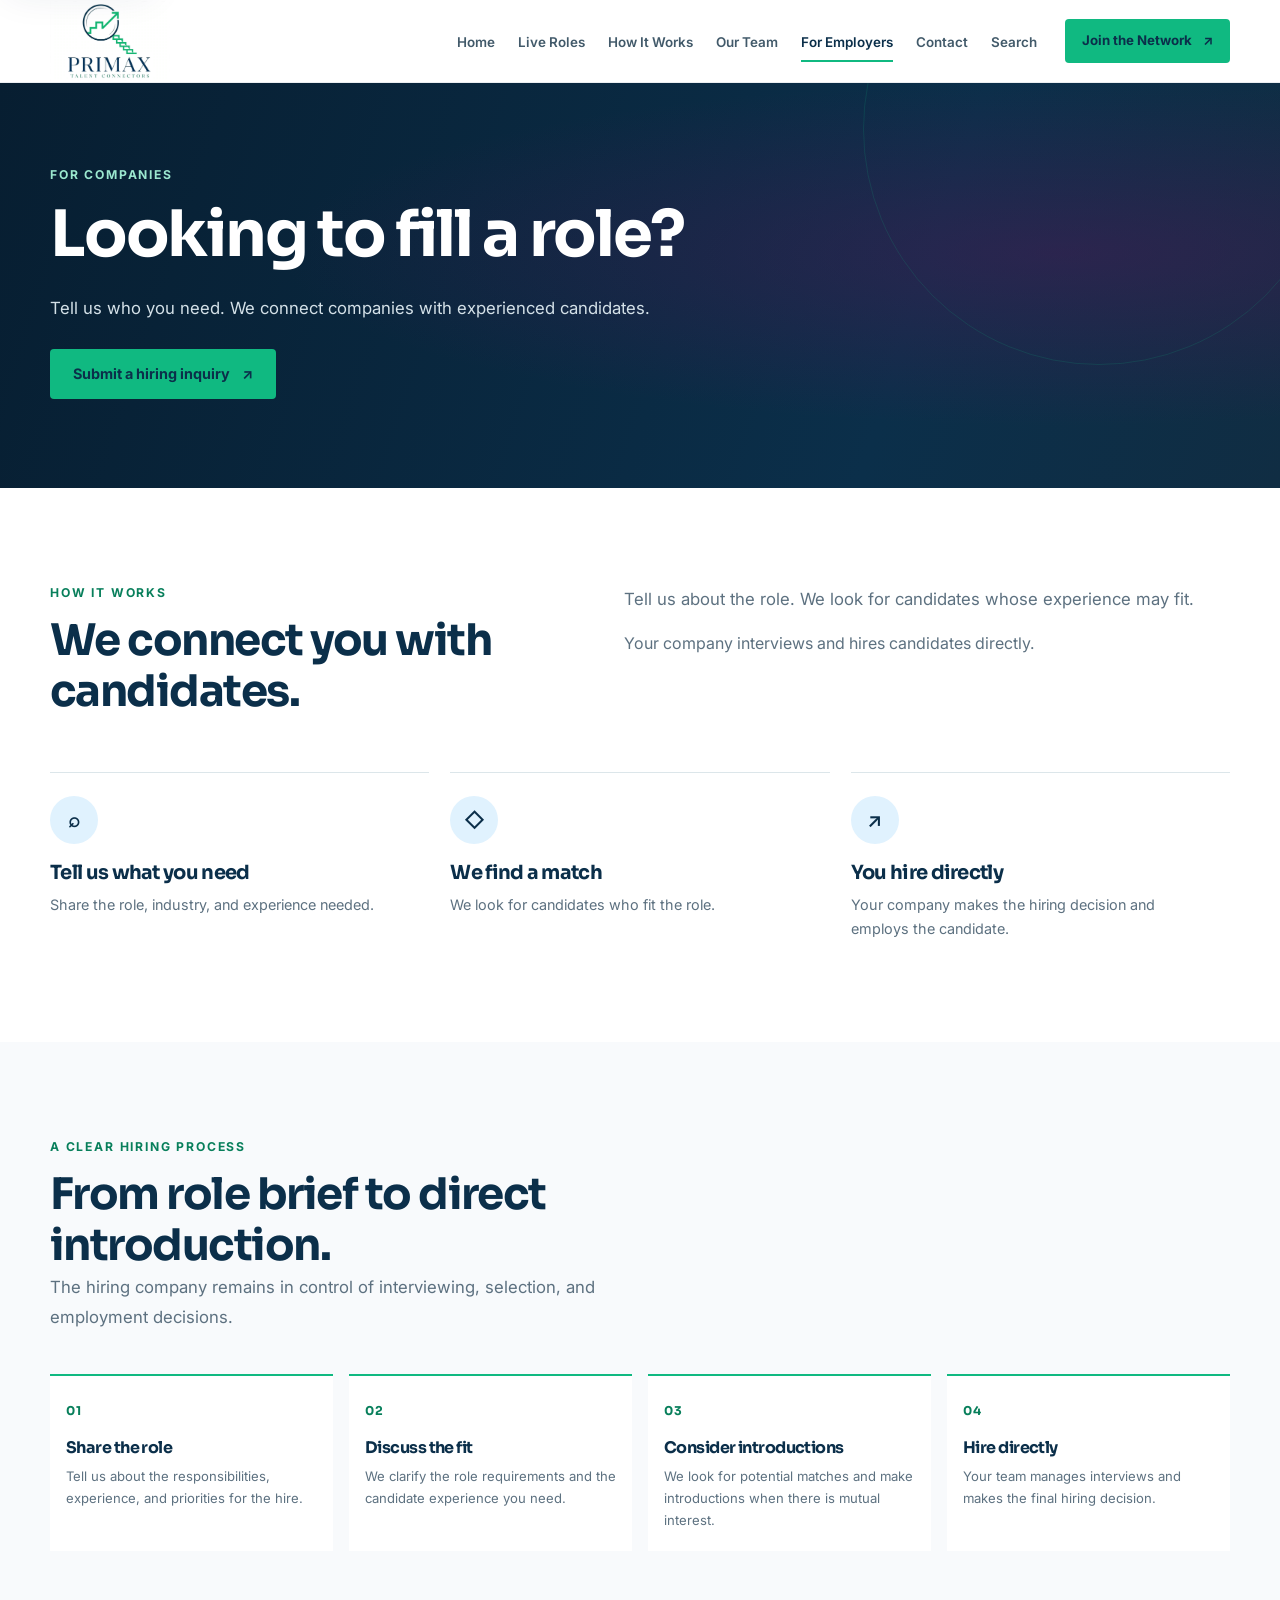
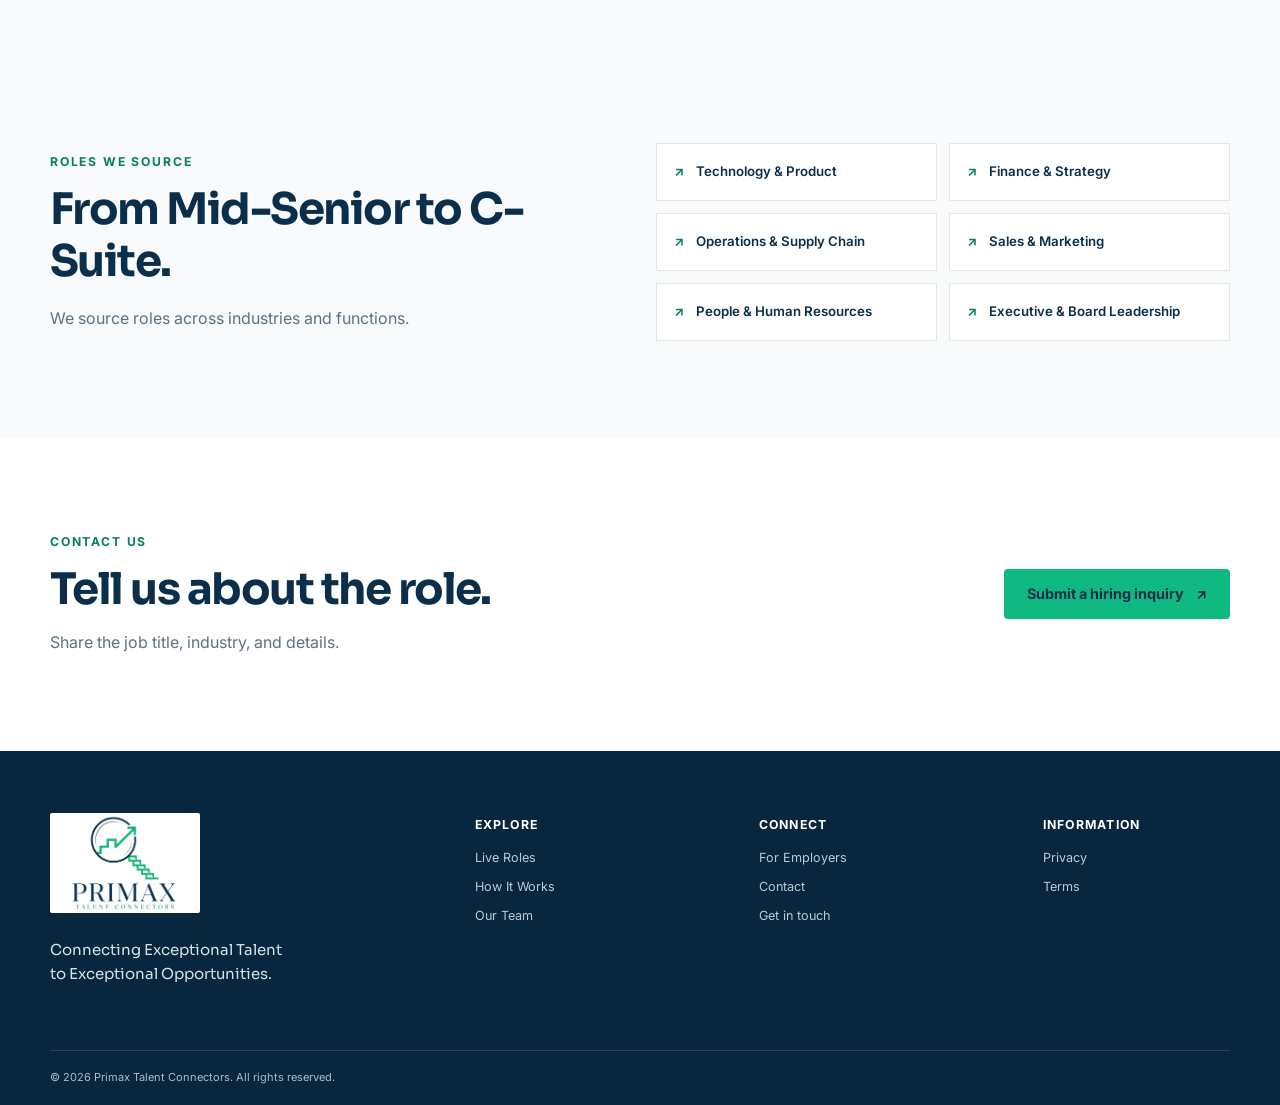
<file: for-employers.html>
<!doctype html>
<html lang="en">
<head>
  <meta charset="utf-8">
  <meta name="viewport" content="width=device-width, initial-scale=1">
  <meta name="description" content="Hiring companies can connect with experienced mid-senior, executive, and C-suite candidates through Primax Talent Connectors.">
  <meta name="theme-color" content="#0B2F4A">
  <meta property="og:type" content="website">
  <meta property="og:url" content="https://primaxtalentconnectors.com/for-employers.html">
  <meta property="og:title" content="For Employers | Primax Talent Connectors">
  <meta property="og:description" content="A thoughtful connection to talent for your hiring needs.">
  <meta property="og:image" content="https://primaxtalentconnectors.com/LOGO.jpg">
  <meta name="twitter:card" content="summary">
  <meta name="twitter:title" content="For Employers | Primax Talent Connectors">
  <meta name="twitter:description" content="Connect with experienced candidates for your hiring needs.">
  <meta name="twitter:image" content="https://primaxtalentconnectors.com/LOGO.jpg">
  <link rel="icon" href="LOGO.jpg" type="image/jpeg"><link rel="canonical" href="https://primaxtalentconnectors.com/for-employers.html"><link rel="stylesheet" href="styles.css">
  <title>For Employers | Primax Talent Connectors</title>
</head>
<body data-page="employers">
  <a class="skip-link" href="#main">Skip to content</a><div id="site-header"></div>
  <main id="main">
    <section class="page-hero"><div class="container page-hero-inner"><p class="eyebrow eyebrow-light">For companies</p><h1>Looking to fill a role?</h1><p>Tell us who you need. We connect companies with experienced candidates.</p><a class="button button-green" href="contact.html#employer-inquiry">Submit a hiring inquiry <span aria-hidden="true">↗</span></a></div></section>
    <section class="section section-white">
      <div class="container employer-intro-grid"><div class="section-heading"><p class="eyebrow">How it works</p><h2>We connect you with candidates.</h2></div><div><p class="section-intro">Tell us about the role. We look for candidates whose experience may fit.</p><p>Your company interviews and hires candidates directly.</p></div></div>
      <div class="container employer-benefits"><article><span class="icon-disc" aria-hidden="true">⌕</span><h3>Tell us what you need</h3><p>Share the role, industry, and experience needed.</p></article><article><span class="icon-disc" aria-hidden="true">◇</span><h3>We find a match</h3><p>We look for candidates who fit the role.</p></article><article><span class="icon-disc" aria-hidden="true">↗</span><h3>You hire directly</h3><p>Your company makes the hiring decision and employs the candidate.</p></article></div>
    </section>
    <section class="section section-soft employer-process">
      <div class="container">
        <div class="section-heading"><p class="eyebrow">A clear hiring process</p><h2>From role brief to direct introduction.</h2><p class="section-intro">The hiring company remains in control of interviewing, selection, and employment decisions.</p></div>
        <ol class="employer-process-list">
          <li><span>01</span><div><h3>Share the role</h3><p>Tell us about the responsibilities, experience, and priorities for the hire.</p></div></li>
          <li><span>02</span><div><h3>Discuss the fit</h3><p>We clarify the role requirements and the candidate experience you need.</p></div></li>
          <li><span>03</span><div><h3>Consider introductions</h3><p>We look for potential matches and make introductions when there is mutual interest.</p></div></li>
          <li><span>04</span><div><h3>Hire directly</h3><p>Your team manages interviews and makes the final hiring decision.</p></div></li>
        </ol>
      </div>
    </section>
    <section class="section section-soft"><div class="container employer-areas"><div><p class="eyebrow">Roles we source</p><h2>From Mid-Senior to C-Suite.</h2><p>We source roles across industries and functions.</p></div><ul class="focus-list"><li>Technology &amp; Product</li><li>Finance &amp; Strategy</li><li>Operations &amp; Supply Chain</li><li>Sales &amp; Marketing</li><li>People &amp; Human Resources</li><li>Executive &amp; Board Leadership</li></ul></div></section>
    <section class="section section-white"><div class="container employer-cta"><div><p class="eyebrow">Contact us</p><h2>Tell us about the role.</h2><p>Share the job title, industry, and details.</p></div><a class="button button-green" href="contact.html#employer-inquiry">Submit a hiring inquiry <span aria-hidden="true">↗</span></a></div></section>
  </main>
  <div id="site-footer"></div><script src="js/data.js" defer></script><script src="js/site.js" defer></script>
</body>
</html>
</file>
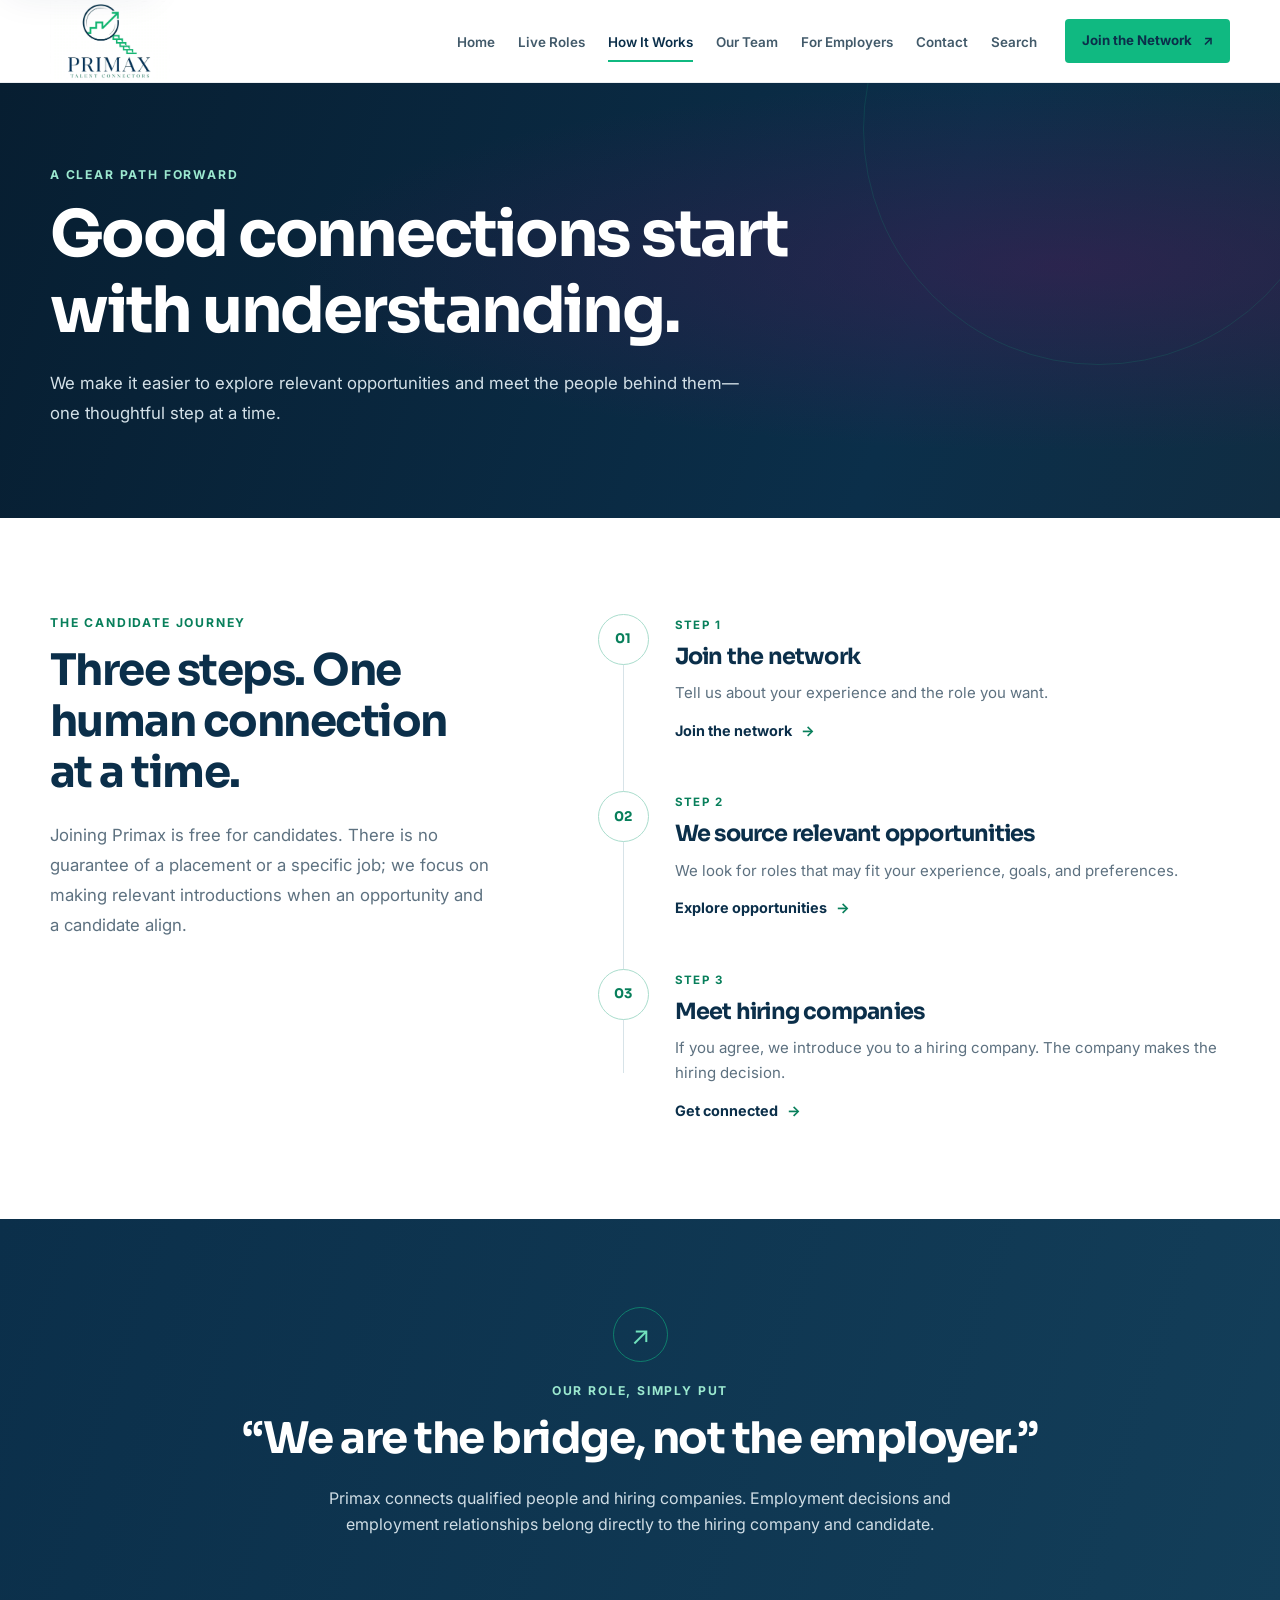
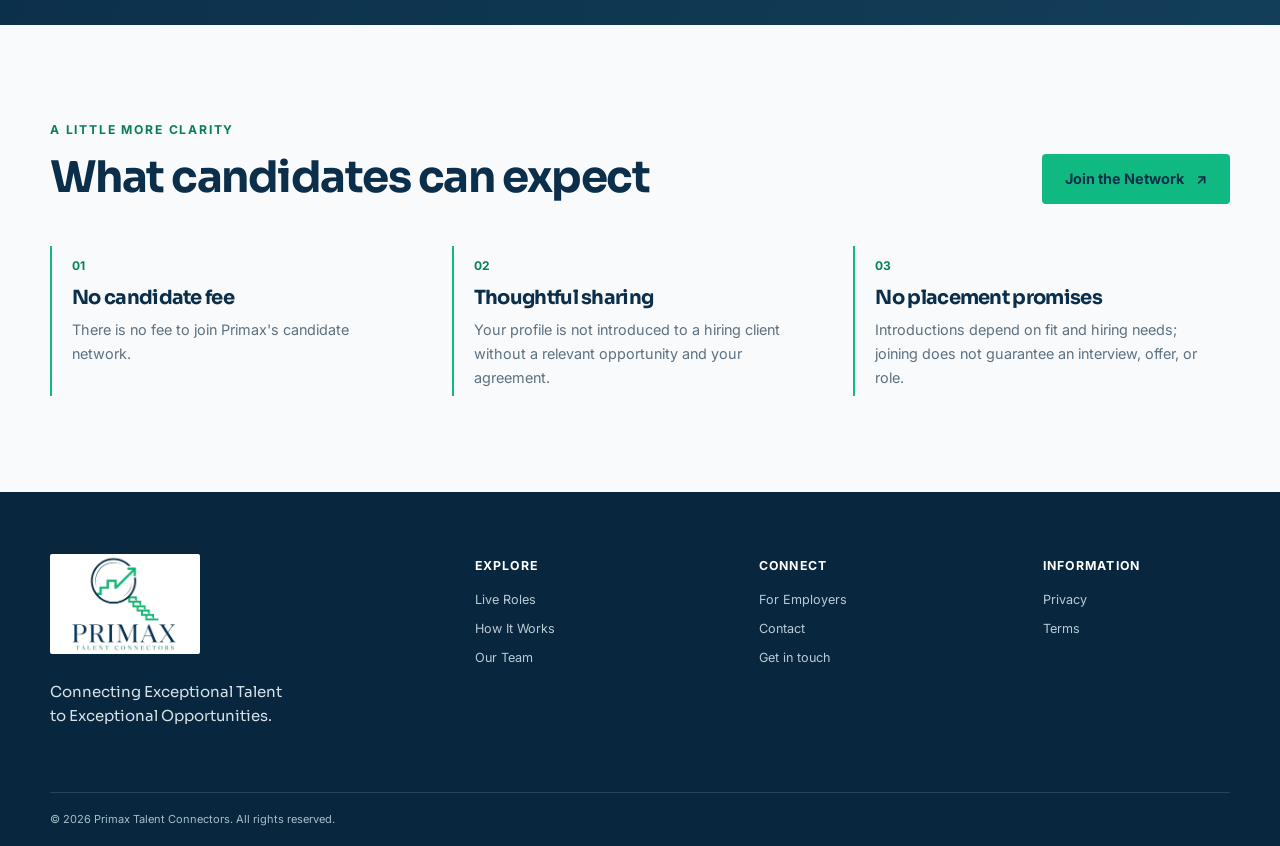
<file: how-it-works.html>
<!doctype html>
<html lang="en">
<head>
  <meta charset="utf-8">
  <meta name="viewport" content="width=device-width, initial-scale=1">
  <meta name="description" content="Learn how Primax Talent Connectors helps candidates join the talent network, explore relevant roles, and connect directly with hiring companies.">
  <meta name="theme-color" content="#0B2F4A">
  <meta property="og:type" content="website">
  <meta property="og:url" content="https://primaxtalentconnectors.com/how-it-works.html">
  <meta property="og:title" content="How It Works | Primax Talent Connectors">
  <meta property="og:description" content="A simple, confidential path from your career goals to relevant opportunities.">
  <meta property="og:image" content="https://primaxtalentconnectors.com/LOGO.jpg">
  <meta name="twitter:card" content="summary">
  <meta name="twitter:title" content="How It Works | Primax Talent Connectors">
  <meta name="twitter:description" content="Learn how candidates connect with relevant opportunities and hiring companies.">
  <meta name="twitter:image" content="https://primaxtalentconnectors.com/LOGO.jpg">
  <link rel="icon" href="LOGO.jpg" type="image/jpeg"><link rel="canonical" href="https://primaxtalentconnectors.com/how-it-works.html"><link rel="stylesheet" href="styles.css">
  <title>How It Works | Primax Talent Connectors</title>
</head>
<body data-page="process">
  <a class="skip-link" href="#main">Skip to content</a><div id="site-header"></div>
  <main id="main">
    <section class="page-hero"><div class="container page-hero-inner"><p class="eyebrow eyebrow-light">A clear path forward</p><h1>Good connections start with understanding.</h1><p>We make it easier to explore relevant opportunities and meet the people behind them—one thoughtful step at a time.</p></div></section>
    <section class="section section-white">
      <div class="container process-layout">
        <div class="section-heading process-intro"><p class="eyebrow">The candidate journey</p><h2>Three steps. One human connection at a time.</h2><p class="section-intro">Joining Primax is free for candidates. There is no guarantee of a placement or a specific job; we focus on making relevant introductions when an opportunity and a candidate align.</p></div>
        <ol class="timeline">
          <li class="timeline-item"><span class="timeline-number">01</span><div><p class="timeline-kicker">Step 1</p><h3>Join the network</h3><p>Tell us about your experience and the role you want.</p><a class="text-link" href="contact.html#candidate-form">Join the network <span aria-hidden="true">→</span></a></div></li>
          <li class="timeline-item"><span class="timeline-number">02</span><div><p class="timeline-kicker">Step 2</p><h3>We source relevant opportunities</h3><p>We look for roles that may fit your experience, goals, and preferences.</p><a class="text-link" href="live-roles.html">Explore opportunities <span aria-hidden="true">→</span></a></div></li>
          <li class="timeline-item"><span class="timeline-number">03</span><div><p class="timeline-kicker">Step 3</p><h3>Meet hiring companies</h3><p>If you agree, we introduce you to a hiring company. The company makes the hiring decision.</p><a class="text-link" href="contact.html#candidate-form">Get connected <span aria-hidden="true">→</span></a></div></li>
        </ol>
      </div>
    </section>
    <section class="bridge-band"><div class="container bridge-inner"><span class="bridge-icon" aria-hidden="true">↗</span><p class="eyebrow eyebrow-light">Our role, simply put</p><h2>“We are the bridge, not the employer.”</h2><p>Primax connects qualified people and hiring companies. Employment decisions and employment relationships belong directly to the hiring company and candidate.</p></div></section>
    <section class="section section-soft">
      <div class="container section-title-row"><div><p class="eyebrow">A little more clarity</p><h2>What candidates can expect</h2></div><a class="button button-green" href="contact.html#candidate-form">Join the Network <span aria-hidden="true">↗</span></a></div>
      <div class="container expectation-grid"><article><span>01</span><h3>No candidate fee</h3><p>There is no fee to join Primax's candidate network.</p></article><article><span>02</span><h3>Thoughtful sharing</h3><p>Your profile is not introduced to a hiring client without a relevant opportunity and your agreement.</p></article><article><span>03</span><h3>No placement promises</h3><p>Introductions depend on fit and hiring needs; joining does not guarantee an interview, offer, or role.</p></article></div>
    </section>
  </main>
  <div id="site-footer"></div><script src="js/data.js" defer></script><script src="js/site.js" defer></script>
</body>
</html>
</file>
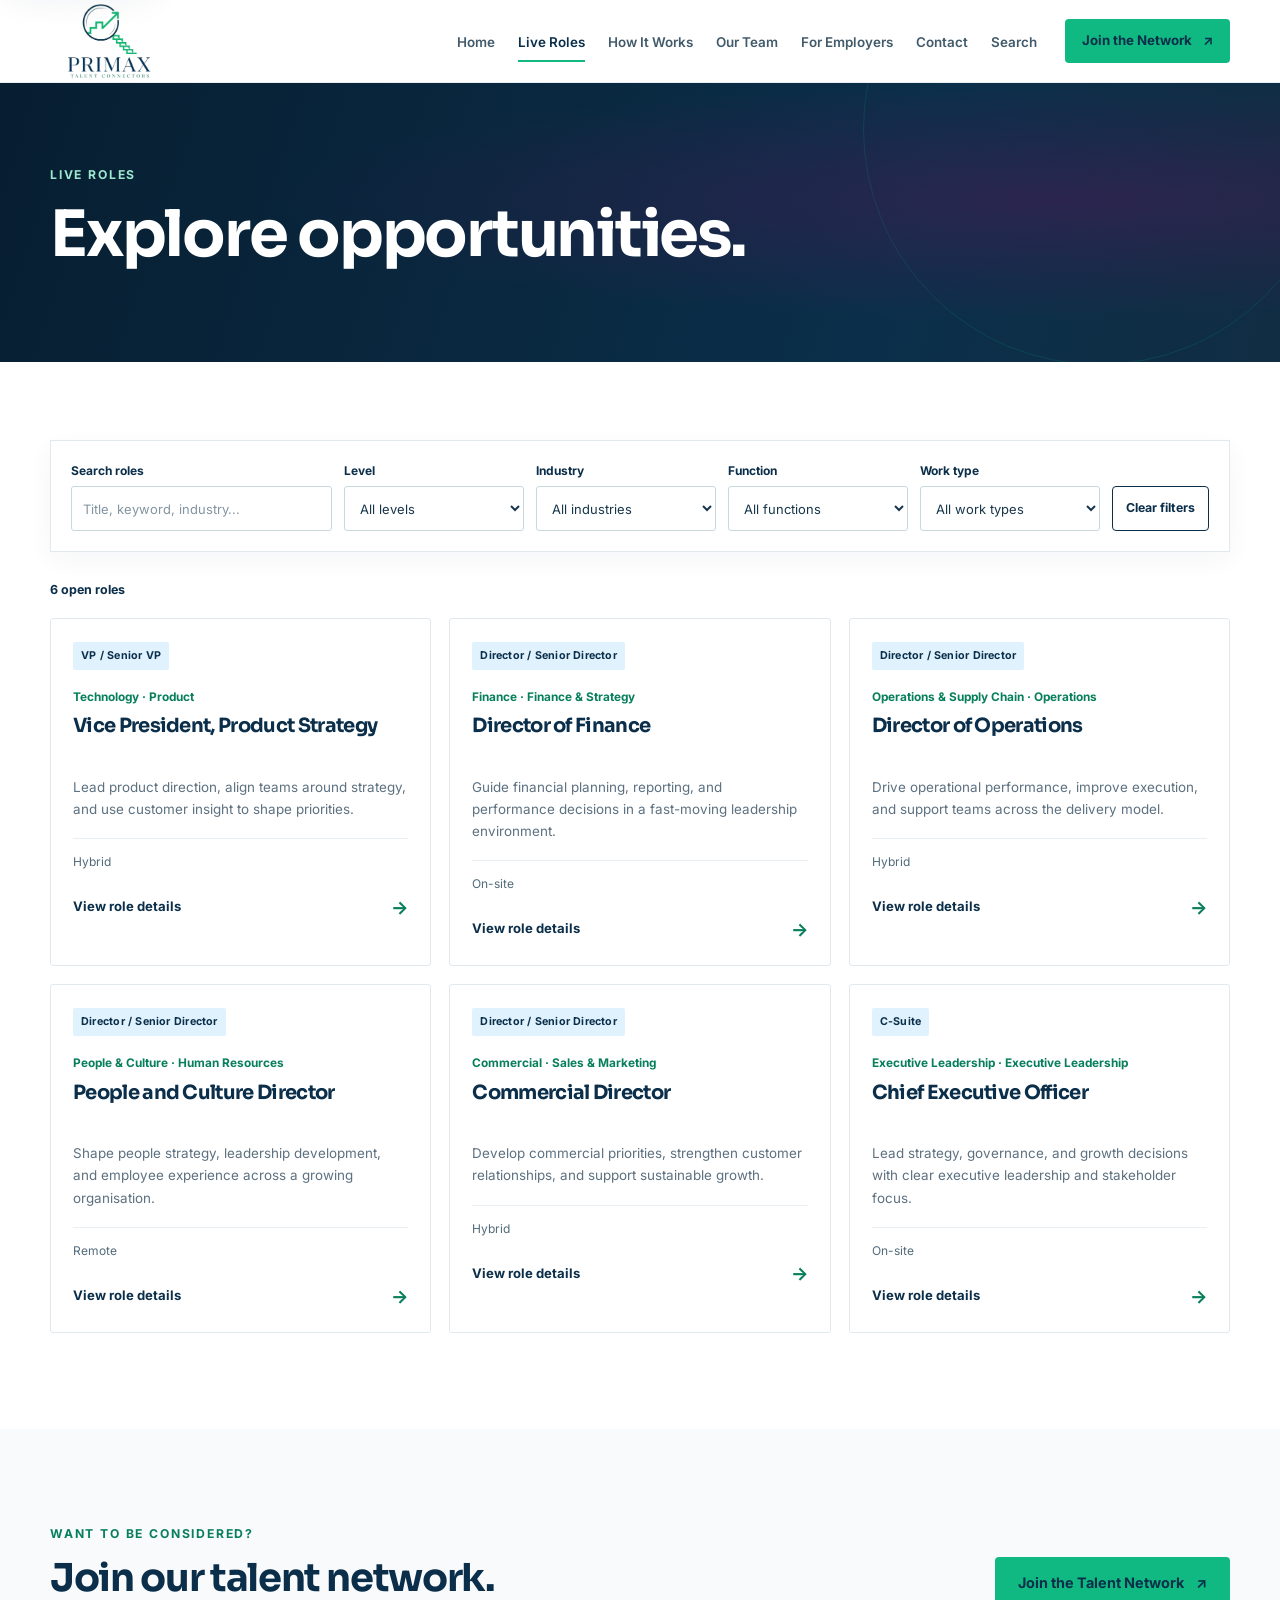
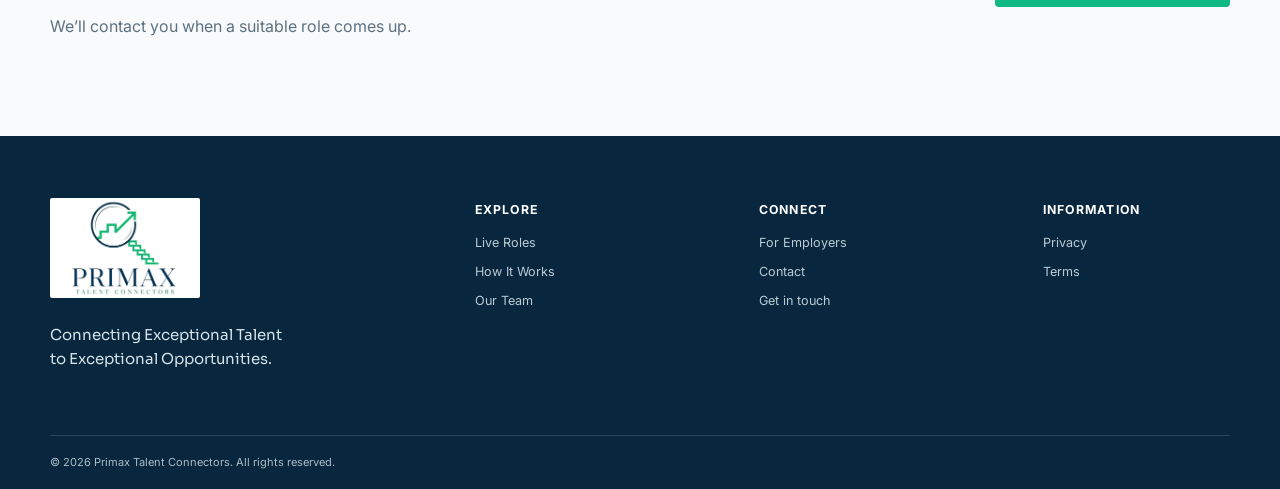
<file: live-roles.html>
<!doctype html>
<html lang="en">
<head>
  <meta charset="utf-8">
  <meta name="viewport" content="width=device-width, initial-scale=1">
  <meta name="description" content="Explore leadership and professional role listings through Primax Talent Connectors, with opportunities across technology, finance, operations, people, and commercial functions.">
  <meta name="theme-color" content="#0B2F4A">
  <meta property="og:type" content="website">
  <meta property="og:url" content="https://primaxtalentconnectors.com/live-roles.html">
  <meta property="og:title" content="Live Roles | Primax Talent Connectors">
  <meta property="og:description" content="Discover opportunities through Primax Talent Connectors.">
  <meta property="og:image" content="https://primaxtalentconnectors.com/LOGO.jpg">
  <meta name="twitter:card" content="summary">
  <meta name="twitter:title" content="Live Roles | Primax Talent Connectors">
  <meta name="twitter:description" content="Explore leadership and professional role listings across multiple industries and functions.">
  <meta name="twitter:image" content="https://primaxtalentconnectors.com/LOGO.jpg">
  <link rel="icon" href="LOGO.jpg" type="image/jpeg"><link rel="canonical" href="https://primaxtalentconnectors.com/live-roles.html"><link rel="stylesheet" href="styles.css">
  <title>Live Roles | Primax Talent Connectors</title>
</head>
<body data-page="roles">
  <a class="skip-link" href="#main">Skip to content</a><div id="site-header"></div>
  <main id="main">
    <section class="page-hero"><div class="container page-hero-inner"><p class="eyebrow eyebrow-light">Live roles</p><h1>Explore opportunities.</h1></div></section>
    <section class="section section-white role-search-section">
      <div class="container">
        <form class="filter-panel" id="role-filters" role="search" aria-label="Filter open roles">
          <div class="filter-search"><label for="role-search">Search roles</label><input id="role-search" name="search" type="search" placeholder="Title, keyword, industry..." autocomplete="off"></div>
          <div><label for="level-filter">Level</label><select id="level-filter" name="level"><option value="">All levels</option></select></div>
          <div><label for="industry-filter">Industry</label><select id="industry-filter" name="industry"><option value="">All industries</option></select></div>
          <div><label for="function-filter">Function</label><select id="function-filter" name="function"><option value="">All functions</option></select></div>
          <div><label for="work-type-filter">Work type</label><select id="work-type-filter" name="workType"><option value="">All work types</option></select></div>
          <button class="button button-outline clear-filters" type="reset">Clear filters</button>
        </form>
        <div class="results-heading" id="results-heading"><p id="role-count" aria-live="polite"></p></div>
        <div class="role-grid role-grid-list" id="role-results" data-role-list="all"></div>
        <div class="empty-state" id="role-empty" hidden></div>
      </div>
    </section>
    <section class="section section-soft"><div class="container employer-strip-inner"><div><p class="eyebrow">Want to be considered?</p><h2>Join our talent network.</h2><p>We’ll contact you when a suitable role comes up.</p></div><a class="button button-green" href="contact.html#candidate-form">Join the Talent Network <span aria-hidden="true">↗</span></a></div></section>
  </main>
  <div id="site-footer"></div><script src="js/data.js" defer></script><script src="js/site.js" defer></script>
</body>
</html>
</file>
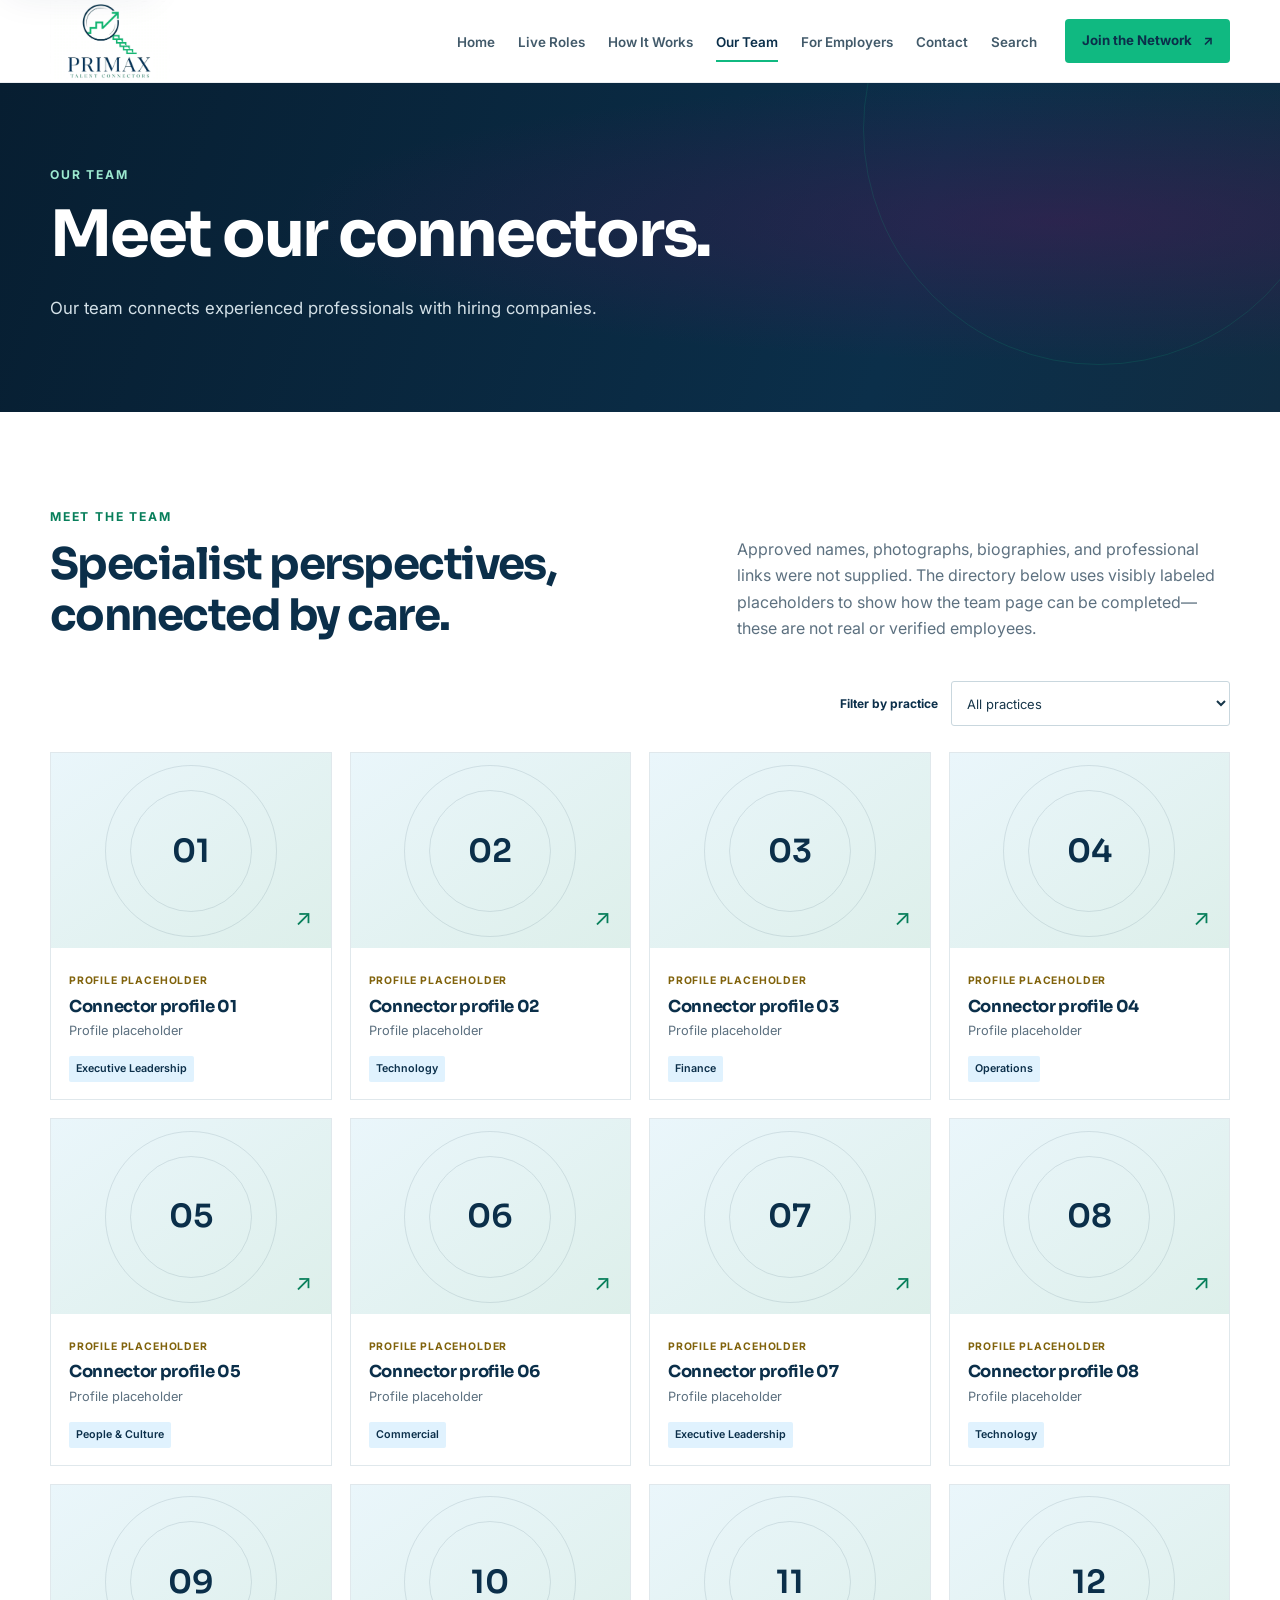
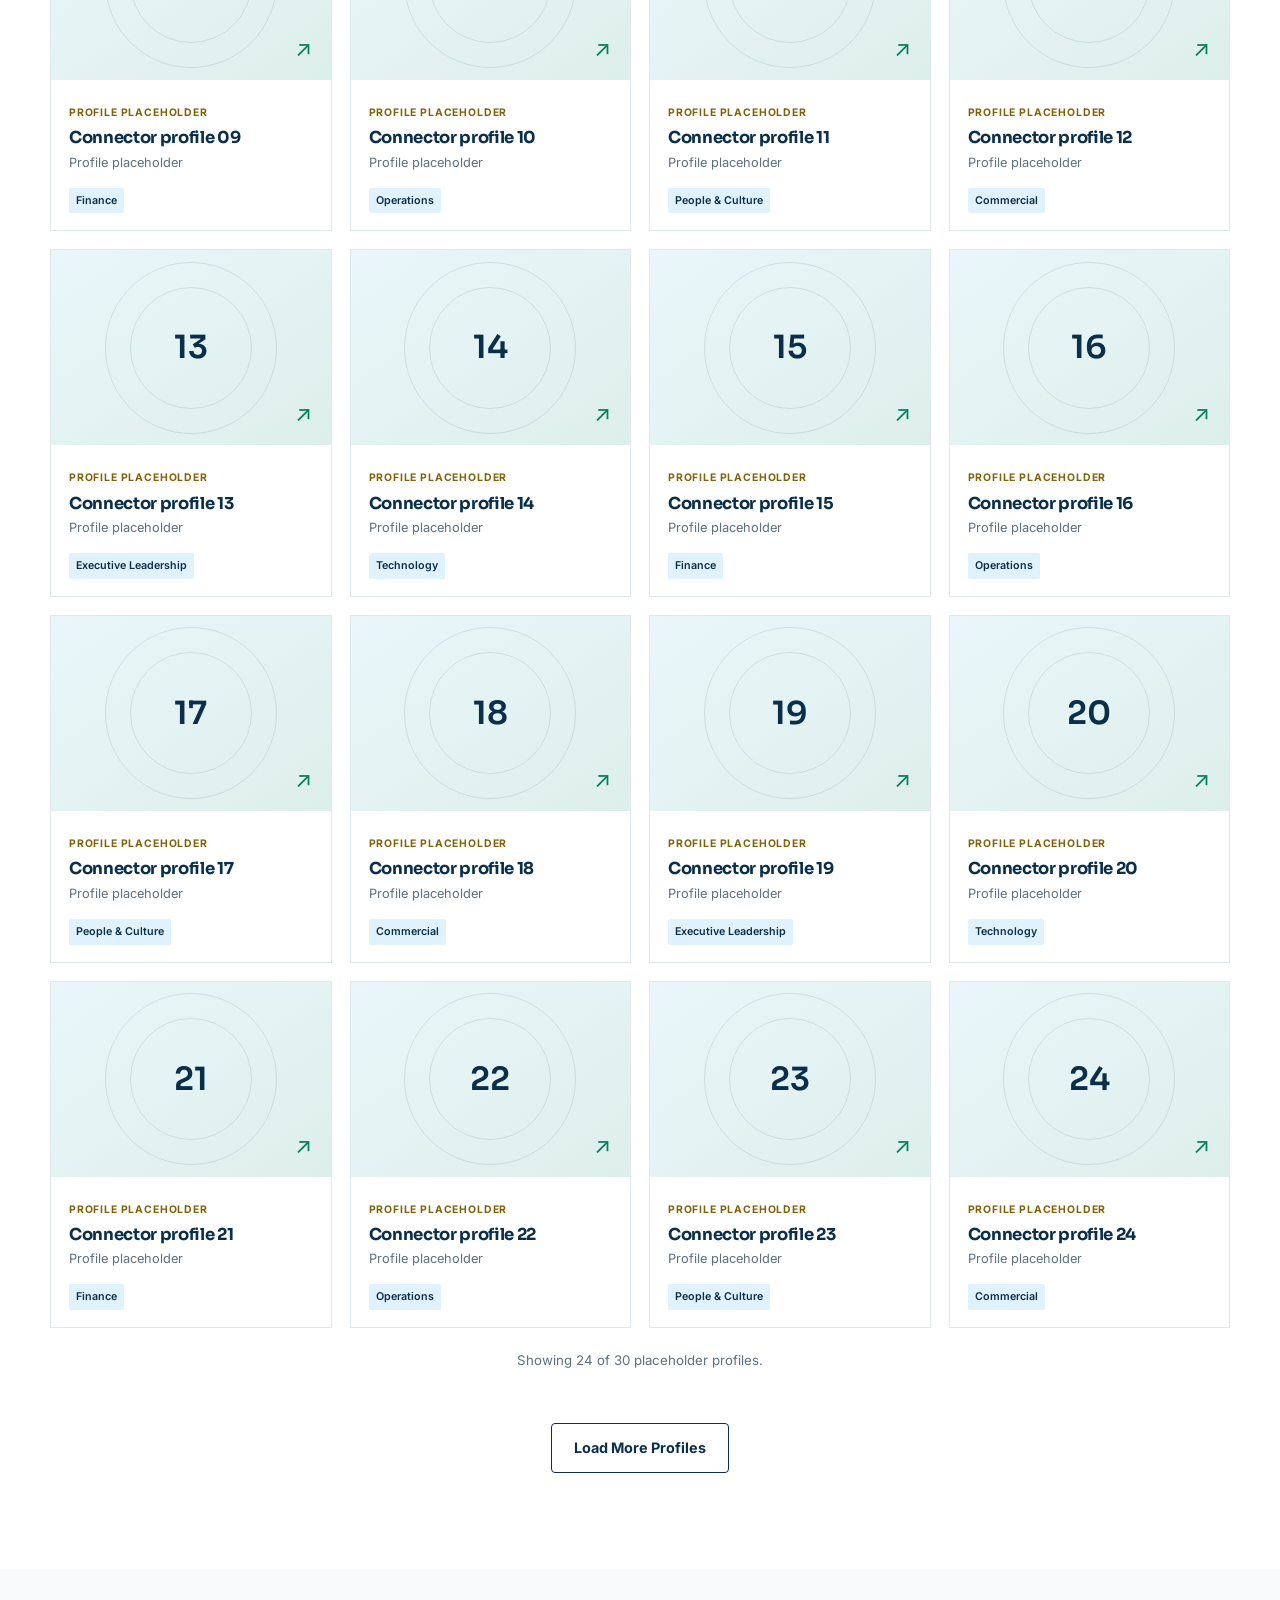
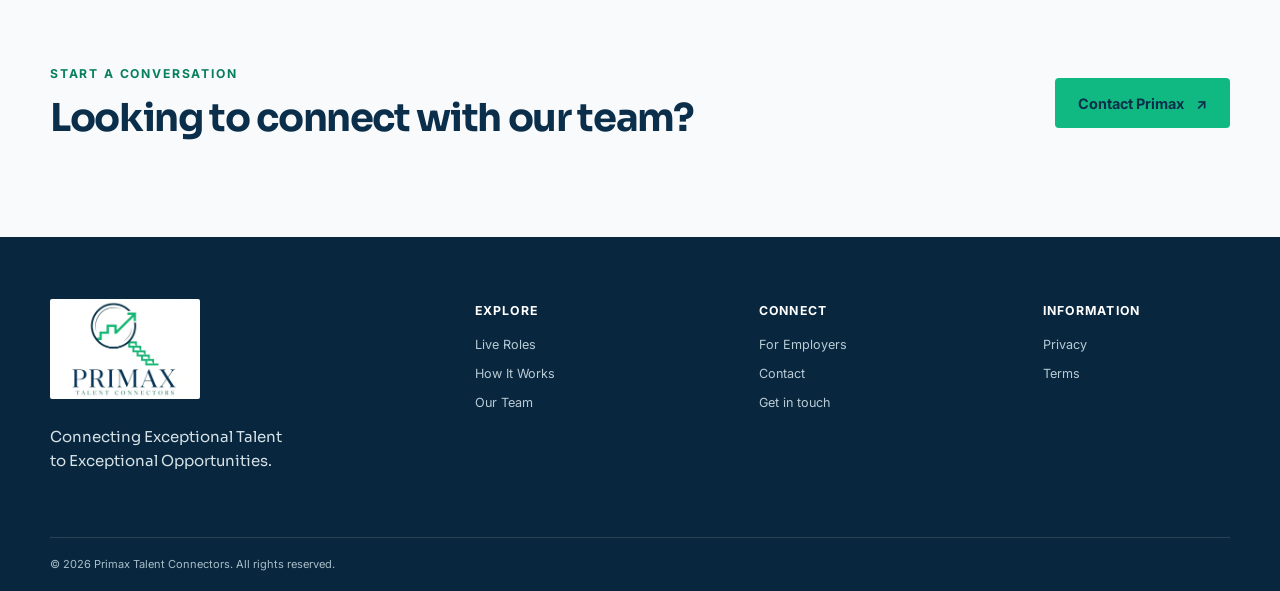
<file: our-team.html>
<!doctype html>
<html lang="en">
<head>
  <meta charset="utf-8">
  <meta name="viewport" content="width=device-width, initial-scale=1">
  <meta name="description" content="Discover the specialist practices at Primax Talent Connectors, supporting experienced candidates and companies with talent connections.">
  <meta name="theme-color" content="#0B2F4A">
  <meta property="og:type" content="website">
  <meta property="og:url" content="https://primaxtalentconnectors.com/our-team.html">
  <meta property="og:title" content="Our Team | Primax Talent Connectors">
  <meta property="og:description" content="Meet the team at Primax Talent Connectors.">
  <meta property="og:image" content="https://primaxtalentconnectors.com/LOGO.jpg">
  <meta name="twitter:card" content="summary">
  <meta name="twitter:title" content="Our Team | Primax Talent Connectors">
  <meta name="twitter:description" content="Learn about the specialist practices at Primax Talent Connectors.">
  <meta name="twitter:image" content="https://primaxtalentconnectors.com/LOGO.jpg">
  <link rel="icon" href="LOGO.jpg" type="image/jpeg"><link rel="canonical" href="https://primaxtalentconnectors.com/our-team.html"><link rel="stylesheet" href="styles.css">
  <title>Our Team | Primax Talent Connectors</title>
</head>
<body data-page="team">
  <a class="skip-link" href="#main">Skip to content</a><div id="site-header"></div>
  <main id="main">
    <section class="page-hero"><div class="container page-hero-inner"><p class="eyebrow eyebrow-light">Our team</p><h1>Meet our connectors.</h1><p>Our team connects experienced professionals with hiring companies.</p></div></section>
    <section class="section section-white">
      <div class="container team-intro"><div><p class="eyebrow">Meet the team</p><h2>Specialist perspectives, connected by care.</h2></div><p>Approved names, photographs, biographies, and professional links were not supplied. The directory below uses visibly labeled placeholders to show how the team page can be completed—these are not real or verified employees.</p></div>
      <div class="container">
        <div class="team-controls"><label for="practice-filter">Filter by practice</label><select id="practice-filter"><option value="">All practices</option></select></div>
        <div class="team-grid" id="team-list" aria-live="polite"></div>
        <p class="team-count" id="team-count" aria-live="polite"></p>
        <div class="mobile-center"><button class="button button-outline" type="button" id="load-more-team">Load More Profiles</button></div>
      </div>
    </section>
    <section class="section section-soft"><div class="container employer-strip-inner"><div><p class="eyebrow">Start a conversation</p><h2>Looking to connect with our team?</h2></div><a class="button button-green" href="contact.html">Contact Primax <span aria-hidden="true">↗</span></a></div></section>
  </main>
  <div id="site-footer"></div><script src="js/data.js" defer></script><script src="js/site.js" defer></script>
</body>
</html>
</file>
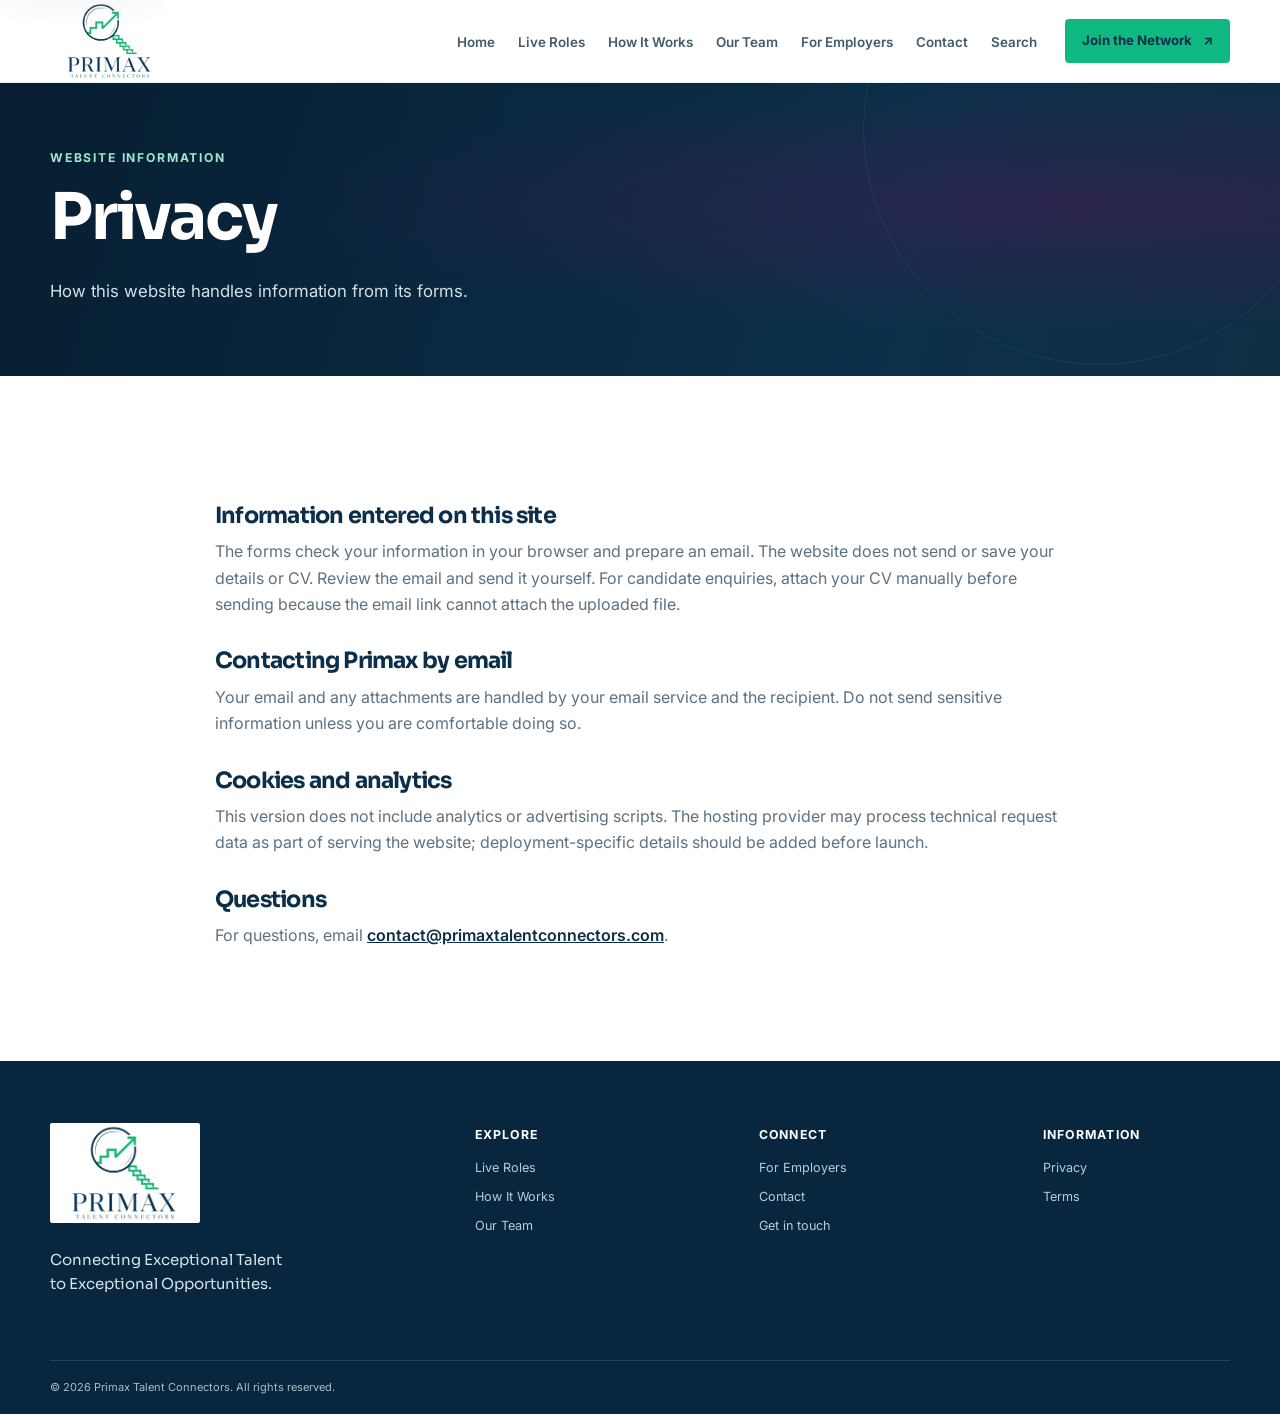
<file: privacy.html>
<!doctype html>
<html lang="en">
<head>
  <meta charset="utf-8">
  <meta name="viewport" content="width=device-width, initial-scale=1">
  <meta name="description" content="Read how the Primax Talent Connectors website handles information shared through candidate and employer contact forms.">
  <meta name="theme-color" content="#0B2F4A">
  <meta property="og:type" content="website">
  <meta property="og:url" content="https://primaxtalentconnectors.com/privacy.html">
  <meta property="og:title" content="Privacy | Primax Talent Connectors">
  <meta property="og:description" content="Learn how the Primax Talent Connectors website handles form information.">
  <meta property="og:image" content="https://primaxtalentconnectors.com/LOGO.jpg">
  <meta name="twitter:card" content="summary">
  <meta name="twitter:title" content="Privacy | Primax Talent Connectors">
  <meta name="twitter:description" content="Information about data shared through website contact forms.">
  <meta name="twitter:image" content="https://primaxtalentconnectors.com/LOGO.jpg">
  <link rel="canonical" href="https://primaxtalentconnectors.com/privacy.html">
  <link rel="icon" href="LOGO.jpg" type="image/jpeg"><link rel="stylesheet" href="styles.css">
  <title>Privacy | Primax Talent Connectors</title>
</head>
<body data-page="privacy">
  <a class="skip-link" href="#main">Skip to content</a><div id="site-header"></div>
  <main id="main">
    <section class="page-hero page-hero-short"><div class="container page-hero-inner"><p class="eyebrow eyebrow-light">Website information</p><h1>Privacy</h1><p>How this website handles information from its forms.</p></div></section>
    <section class="section section-white legal-section"><div class="container legal-copy">

      <h2>Information entered on this site</h2><p>The forms check your information in your browser and prepare an email. The website does not send or save your details or CV. Review the email and send it yourself. For candidate enquiries, attach your CV manually before sending because the email link cannot attach the uploaded file.</p>
      <h2>Contacting Primax by email</h2><p>Your email and any attachments are handled by your email service and the recipient. Do not send sensitive information unless you are comfortable doing so.</p>
      <h2>Cookies and analytics</h2><p>This version does not include analytics or advertising scripts. The hosting provider may process technical request data as part of serving the website; deployment-specific details should be added before launch.</p>
      <h2>Questions</h2><p>For questions, email <a href="mailto:contact@primaxtalentconnectors.com">contact@primaxtalentconnectors.com</a>.</p>
    </div></section>
  </main>
  <div id="site-footer"></div><script src="js/data.js" defer></script><script src="js/site.js" defer></script>
</body>
</html>
</file>
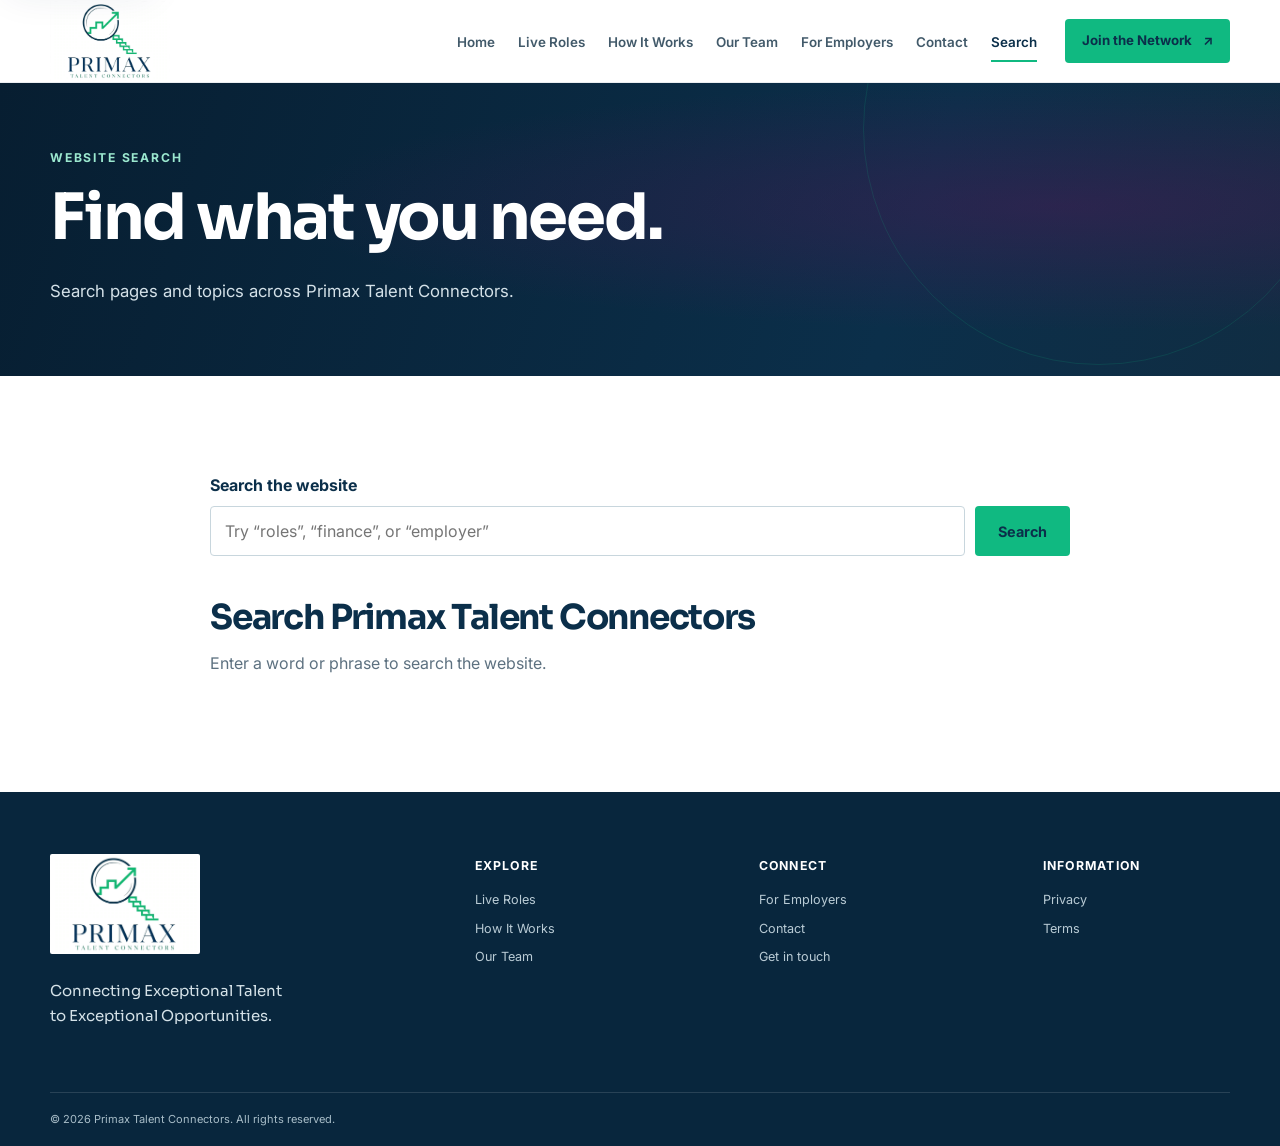
<file: search.html>
<!doctype html>
<html lang="en">
<head>
  <meta charset="utf-8">
  <meta name="viewport" content="width=device-width, initial-scale=1">
  <meta name="description" content="Search pages and information on the Primax Talent Connectors website.">
  <meta name="robots" content="noindex,follow">
  <meta name="theme-color" content="#0B2F4A">
  <link rel="icon" href="LOGO.jpg" type="image/jpeg">
  <link rel="canonical" href="https://primaxtalentconnectors.com/search.html">
  <link rel="stylesheet" href="styles.css">
  <title>Search | Primax Talent Connectors</title>
</head>
<body data-page="search">
  <a class="skip-link" href="#main">Skip to content</a>
  <div id="site-header"></div>
  <main id="main">
    <section class="page-hero page-hero-short">
      <div class="container page-hero-inner">
        <p class="eyebrow eyebrow-light">Website search</p>
        <h1>Find what you need.</h1>
        <p>Search pages and topics across Primax Talent Connectors.</p>
      </div>
    </section>
    <section class="section section-white site-search-section">
      <div class="container site-search-content">
        <form class="site-search-form" id="site-search-form" action="search.html" method="get" role="search">
          <label for="site-search-query">Search the website</label>
          <div class="site-search-controls">
            <input id="site-search-query" name="q" type="search" placeholder="Try “roles”, “finance”, or “employer”" autocomplete="off">
            <button class="button button-green" type="submit">Search</button>
          </div>
        </form>
        <section class="site-search-output" aria-labelledby="site-search-heading">
          <h2 id="site-search-heading">Search Primax Talent Connectors</h2>
          <p id="site-search-count" aria-live="polite">Enter a word or phrase to search the website.</p>
          <ul id="site-search-results" class="site-search-results" aria-live="polite"></ul>
        </section>
      </div>
    </section>
  </main>
  <div id="site-footer"></div>
  <script src="js/data.js" defer></script>
  <script src="js/site.js" defer></script>
</body>
</html>
</file>
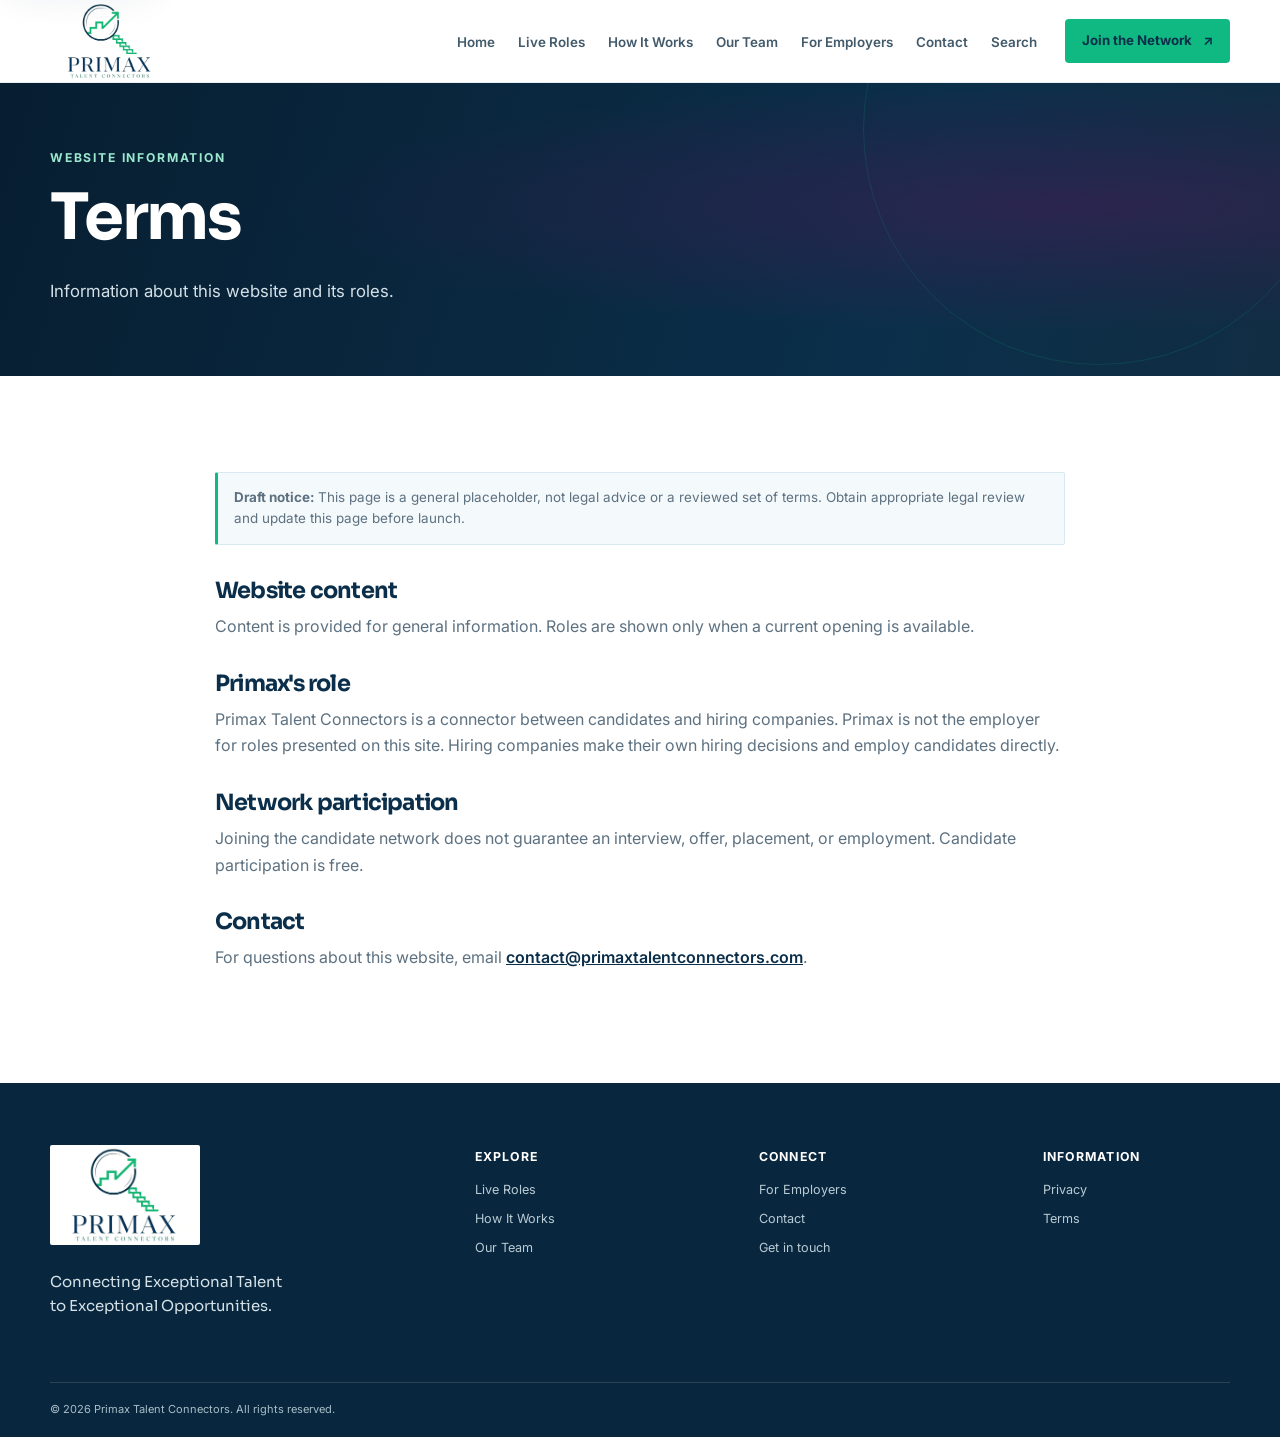
<file: terms.html>
<!doctype html>
<html lang="en">
<head>
  <meta charset="utf-8">
  <meta name="viewport" content="width=device-width, initial-scale=1">
  <meta name="description" content="Read terms information about using the Primax Talent Connectors website and its role listings.">
  <meta name="theme-color" content="#0B2F4A">
  <meta property="og:type" content="website">
  <meta property="og:url" content="https://primaxtalentconnectors.com/terms.html">
  <meta property="og:title" content="Terms | Primax Talent Connectors">
  <meta property="og:description" content="Read the terms information for the Primax Talent Connectors website and its role listings.">
  <meta property="og:image" content="https://primaxtalentconnectors.com/LOGO.jpg">
  <meta name="twitter:card" content="summary">
  <meta name="twitter:title" content="Terms | Primax Talent Connectors">
  <meta name="twitter:description" content="Information about the Primax Talent Connectors website and role listings.">
  <meta name="twitter:image" content="https://primaxtalentconnectors.com/LOGO.jpg">
  <link rel="canonical" href="https://primaxtalentconnectors.com/terms.html">
  <link rel="icon" href="LOGO.jpg" type="image/jpeg"><link rel="stylesheet" href="styles.css">
  <title>Terms | Primax Talent Connectors</title>
</head>
<body data-page="terms">
  <a class="skip-link" href="#main">Skip to content</a><div id="site-header"></div>
  <main id="main">
    <section class="page-hero page-hero-short"><div class="container page-hero-inner"><p class="eyebrow eyebrow-light">Website information</p><h1>Terms</h1><p>Information about this website and its roles.</p></div></section>
    <section class="section section-white legal-section"><div class="container legal-copy">
      <div class="notice notice-demo"><p><strong>Draft notice:</strong> This page is a general placeholder, not legal advice or a reviewed set of terms. Obtain appropriate legal review and update this page before launch.</p></div>
      <h2>Website content</h2><p>Content is provided for general information. Roles are shown only when a current opening is available.</p>
      <h2>Primax's role</h2><p>Primax Talent Connectors is a connector between candidates and hiring companies. Primax is not the employer for roles presented on this site. Hiring companies make their own hiring decisions and employ candidates directly.</p>
      <h2>Network participation</h2><p>Joining the candidate network does not guarantee an interview, offer, placement, or employment. Candidate participation is free.</p>
      <h2>Contact</h2><p>For questions about this website, email <a href="mailto:contact@primaxtalentconnectors.com">contact@primaxtalentconnectors.com</a>.</p>
    </div></section>
  </main>
  <div id="site-footer"></div><script src="js/data.js" defer></script><script src="js/site.js" defer></script>
</body>
</html>
</file>
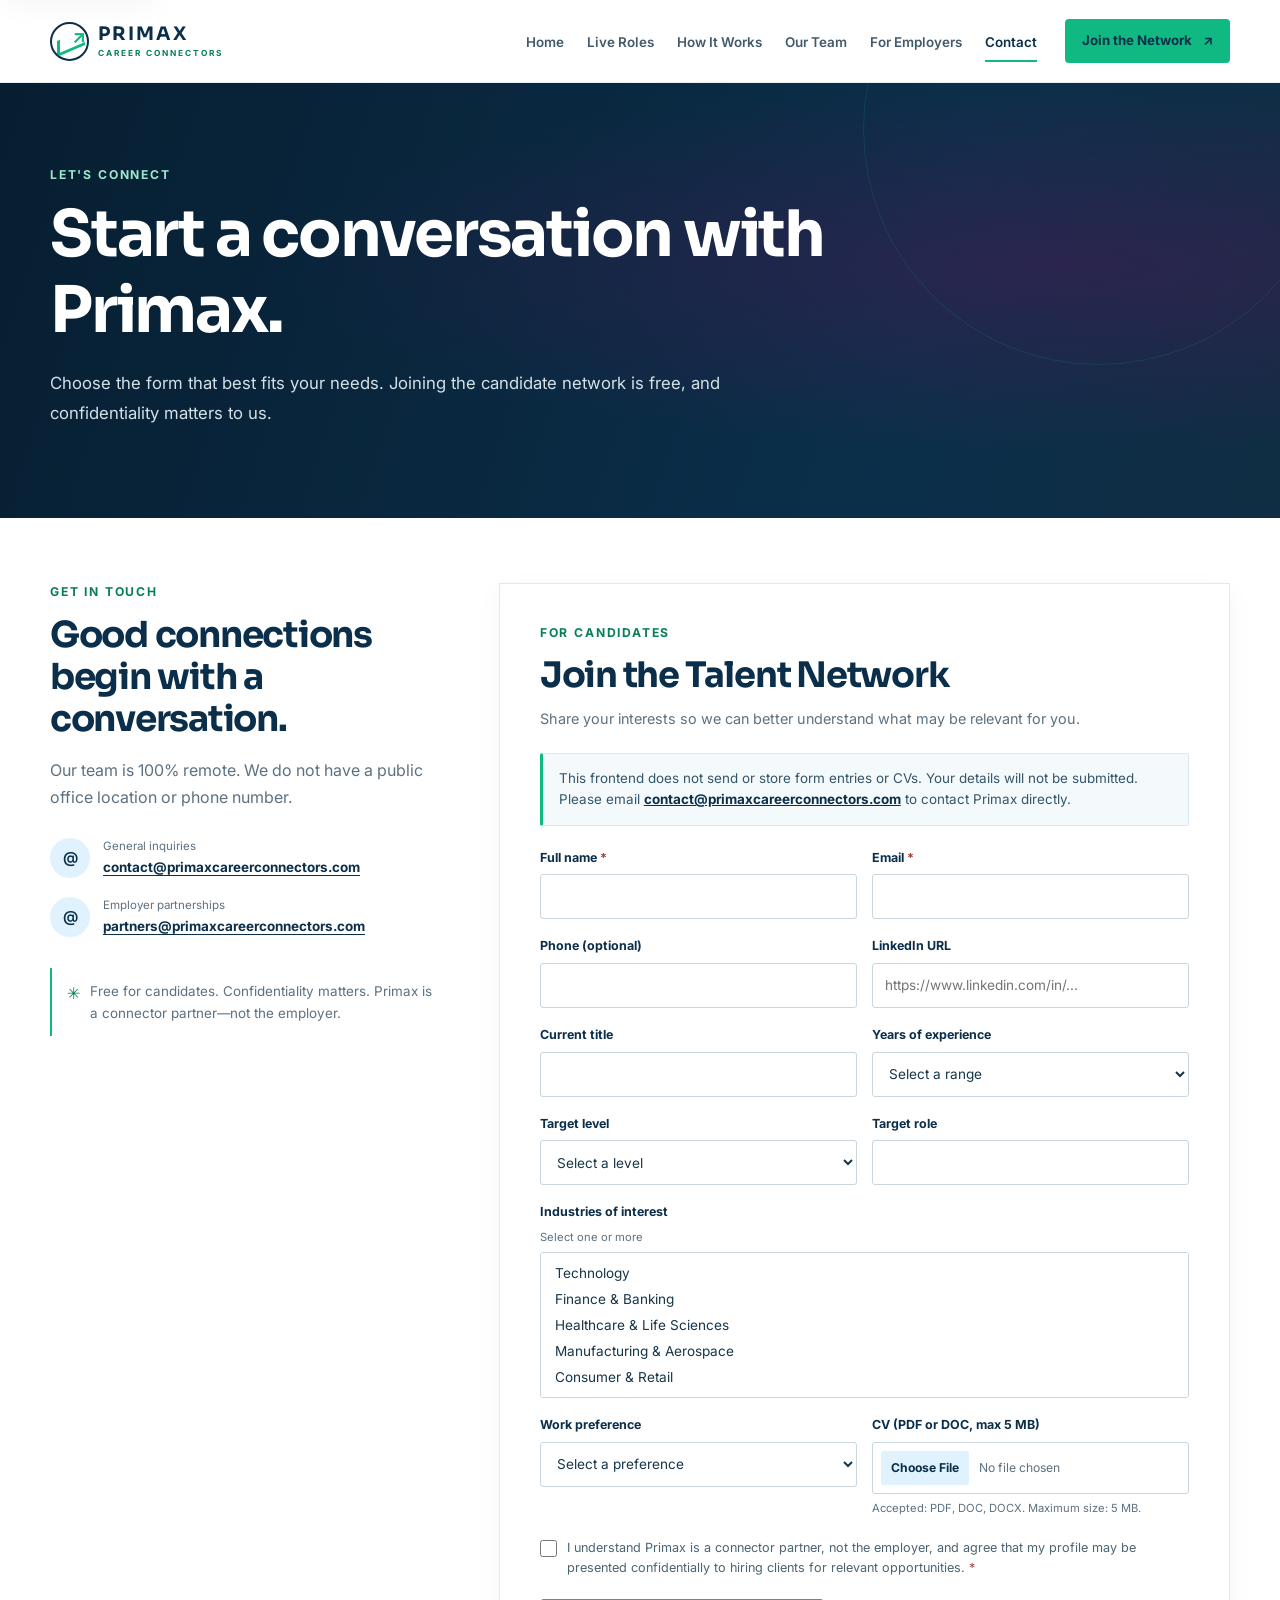
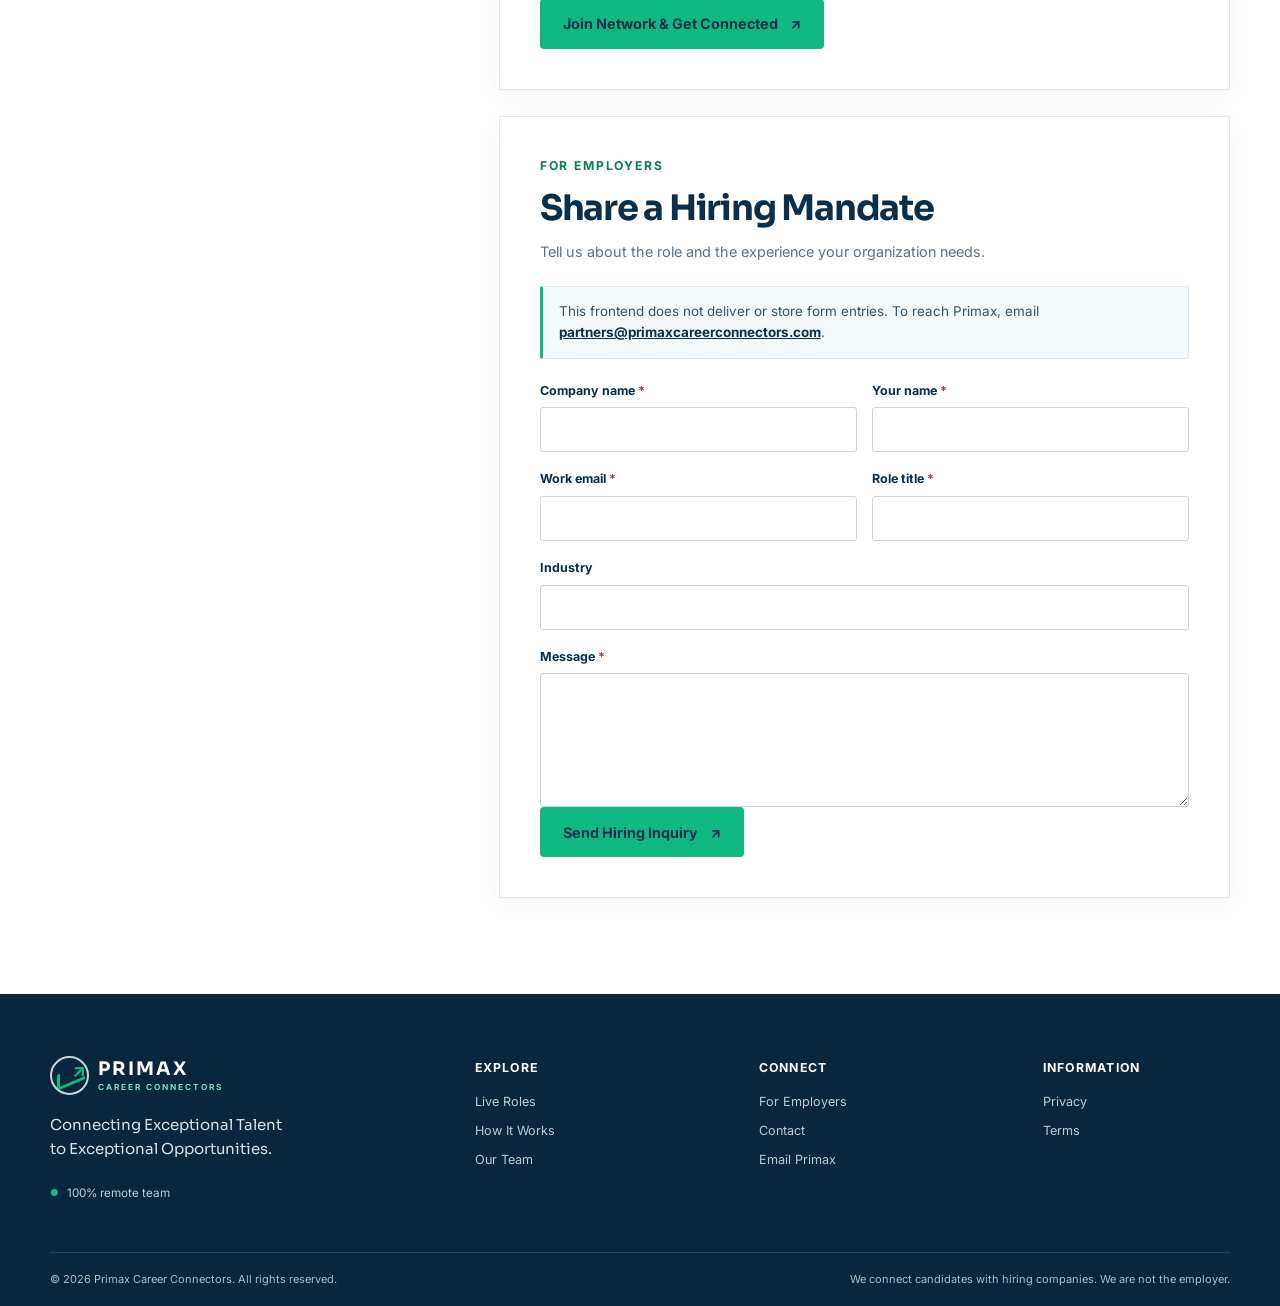
<file: PRIMAX CAREER CONNECTORS/contact.html>
<!doctype html>
<html lang="en">
<head>
  <meta charset="utf-8">
  <meta name="viewport" content="width=device-width, initial-scale=1">
  <meta name="description" content="Contact Primax Career Connectors to join the candidate network or discuss your hiring needs.">
  <meta name="theme-color" content="#0B2F4A">
  <meta property="og:type" content="website">
  <meta property="og:title" content="Contact | Primax Career Connectors">
  <meta property="og:description" content="Join our network or tell us about a hiring mandate.">
  <link rel="icon" href="favicon.svg" type="image/svg+xml"><link rel="stylesheet" href="styles.css">
  <title>Contact | Primax Career Connectors</title>
</head>
<body data-page="contact">
  <a class="skip-link" href="#main">Skip to content</a><div id="site-header"></div>
  <main id="main">
    <section class="page-hero page-hero-contact"><div class="container page-hero-inner"><p class="eyebrow eyebrow-light">Let's connect</p><h1>Start a conversation with Primax.</h1><p>Choose the form that best fits your needs. Joining the candidate network is free, and confidentiality matters to us.</p></div></section>
    <section class="section section-white contact-section">
      <div class="container contact-layout">
        <aside class="contact-aside"><p class="eyebrow">Get in touch</p><h2>Good connections begin with a conversation.</h2><p>Our team is 100% remote. We do not have a public office location or phone number.</p>
          <div class="contact-email"><span class="icon-disc" aria-hidden="true">@</span><div><span>General inquiries</span><a href="mailto:contact@primaxcareerconnectors.com">contact@primaxcareerconnectors.com</a></div></div>
          <div class="contact-email"><span class="icon-disc" aria-hidden="true">@</span><div><span>Employer partnerships</span><a href="mailto:partners@primaxcareerconnectors.com">partners@primaxcareerconnectors.com</a></div></div>
          <div class="contact-promise"><span aria-hidden="true">✳</span><p>Free for candidates. Confidentiality matters. Primax is a connector partner—not the employer.</p></div>
        </aside>
        <div class="forms-stack">
          <section class="form-card" id="candidate-form" aria-labelledby="candidate-title">
            <div class="form-heading"><p class="eyebrow">For candidates</p><h2 id="candidate-title">Join the Talent Network</h2><p>Share your interests so we can better understand what may be relevant for you.</p></div>
            <div class="notice notice-demo form-notice"><p>This frontend does not send or store form entries or CVs. Your details will not be submitted. Please email <a href="mailto:contact@primaxcareerconnectors.com">contact@primaxcareerconnectors.com</a> to contact Primax directly.</p></div>
            <form class="contact-form" data-local-form novalidate>
              <div class="form-grid">
                <div class="field"><label for="candidate-name">Full name <span aria-hidden="true">*</span></label><input id="candidate-name" name="name" autocomplete="name" required></div>
                <div class="field"><label for="candidate-email">Email <span aria-hidden="true">*</span></label><input id="candidate-email" name="email" type="email" autocomplete="email" required></div>
                <div class="field"><label for="candidate-phone">Phone (optional)</label><input id="candidate-phone" name="phone" type="tel" autocomplete="tel"></div>
                <div class="field"><label for="candidate-linkedin">LinkedIn URL</label><input id="candidate-linkedin" name="linkedin" type="url" placeholder="https://www.linkedin.com/in/..."></div>
                <div class="field"><label for="candidate-title-current">Current title</label><input id="candidate-title-current" name="currentTitle" autocomplete="organization-title"></div>
                <div class="field"><label for="candidate-experience">Years of experience</label><select id="candidate-experience" name="experience"><option value="">Select a range</option><option>3–7 years</option><option>8–12 years</option><option>12+ years</option></select></div>
                <div class="field"><label for="candidate-level">Target level</label><select id="candidate-level" name="targetLevel"><option value="">Select a level</option><option>Mid-Senior</option><option>Manager</option><option>Senior Manager</option><option>Head</option><option>Director</option><option>VP</option><option>C-Suite</option><option>Board</option></select></div>
                <div class="field"><label for="candidate-target-role">Target role</label><input id="candidate-target-role" name="targetRole"></div>
                <div class="field field-full"><label for="candidate-industries">Industries of interest <span class="field-hint">Select one or more</span></label><select id="candidate-industries" name="industries" multiple size="5"><option>Technology</option><option>Finance &amp; Banking</option><option>Healthcare &amp; Life Sciences</option><option>Manufacturing &amp; Aerospace</option><option>Consumer &amp; Retail</option><option>Professional Services</option><option>Other</option></select></div>
                <div class="field"><label for="candidate-work-preference">Work preference</label><select id="candidate-work-preference" name="workPreference"><option value="">Select a preference</option><option>Remote</option><option>Hybrid</option><option>On-site</option><option>Flexible</option></select></div>
                <div class="field"><label for="candidate-cv">CV (PDF or DOC, max 5 MB)</label><input id="candidate-cv" name="cv" type="file" accept=".pdf,.doc,.docx,application/pdf,application/msword,application/vnd.openxmlformats-officedocument.wordprocessingml.document" data-file-limit="5242880"><span class="field-hint" data-file-feedback>Accepted: PDF, DOC, DOCX. Maximum size: 5 MB.</span></div>
              </div>
              <div class="field consent-field"><label class="checkbox-label"><input type="checkbox" name="consent" required><span>I understand Primax is a connector partner, not the employer, and agree that my profile may be presented confidentially to hiring clients for relevant opportunities. <span aria-hidden="true">*</span></span></label></div>
              <button class="button button-green" type="submit">Join Network &amp; Get Connected <span aria-hidden="true">↗</span></button><p class="form-feedback" role="status" aria-live="polite"></p>
            </form>
          </section>
          <section class="form-card" id="employer-inquiry" aria-labelledby="employer-title">
            <div class="form-heading"><p class="eyebrow">For employers</p><h2 id="employer-title">Share a Hiring Mandate</h2><p>Tell us about the role and the experience your organization needs.</p></div>
            <div class="notice notice-demo form-notice"><p>This frontend does not deliver or store form entries. To reach Primax, email <a href="mailto:partners@primaxcareerconnectors.com">partners@primaxcareerconnectors.com</a>.</p></div>
            <form class="contact-form" data-local-form novalidate>
              <div class="form-grid">
                <div class="field"><label for="employer-company">Company name <span aria-hidden="true">*</span></label><input id="employer-company" name="company" autocomplete="organization" required></div>
                <div class="field"><label for="employer-name">Your name <span aria-hidden="true">*</span></label><input id="employer-name" name="name" autocomplete="name" required></div>
                <div class="field"><label for="employer-email">Work email <span aria-hidden="true">*</span></label><input id="employer-email" name="email" type="email" autocomplete="email" required></div>
                <div class="field"><label for="employer-role">Role title <span aria-hidden="true">*</span></label><input id="employer-role" name="roleTitle" required></div>
                <div class="field field-full"><label for="employer-industry">Industry</label><input id="employer-industry" name="industry"></div>
                <div class="field field-full"><label for="employer-message">Message <span aria-hidden="true">*</span></label><textarea id="employer-message" name="message" rows="5" required></textarea></div>
              </div>
              <button class="button button-green" type="submit">Send Hiring Inquiry <span aria-hidden="true">↗</span></button><p class="form-feedback" role="status" aria-live="polite"></p>
            </form>
          </section>
        </div>
      </div>
    </section>
  </main>
  <div id="site-footer"></div><script src="js/data.js" defer></script><script src="js/site.js" defer></script>
</body>
</html>
</file>
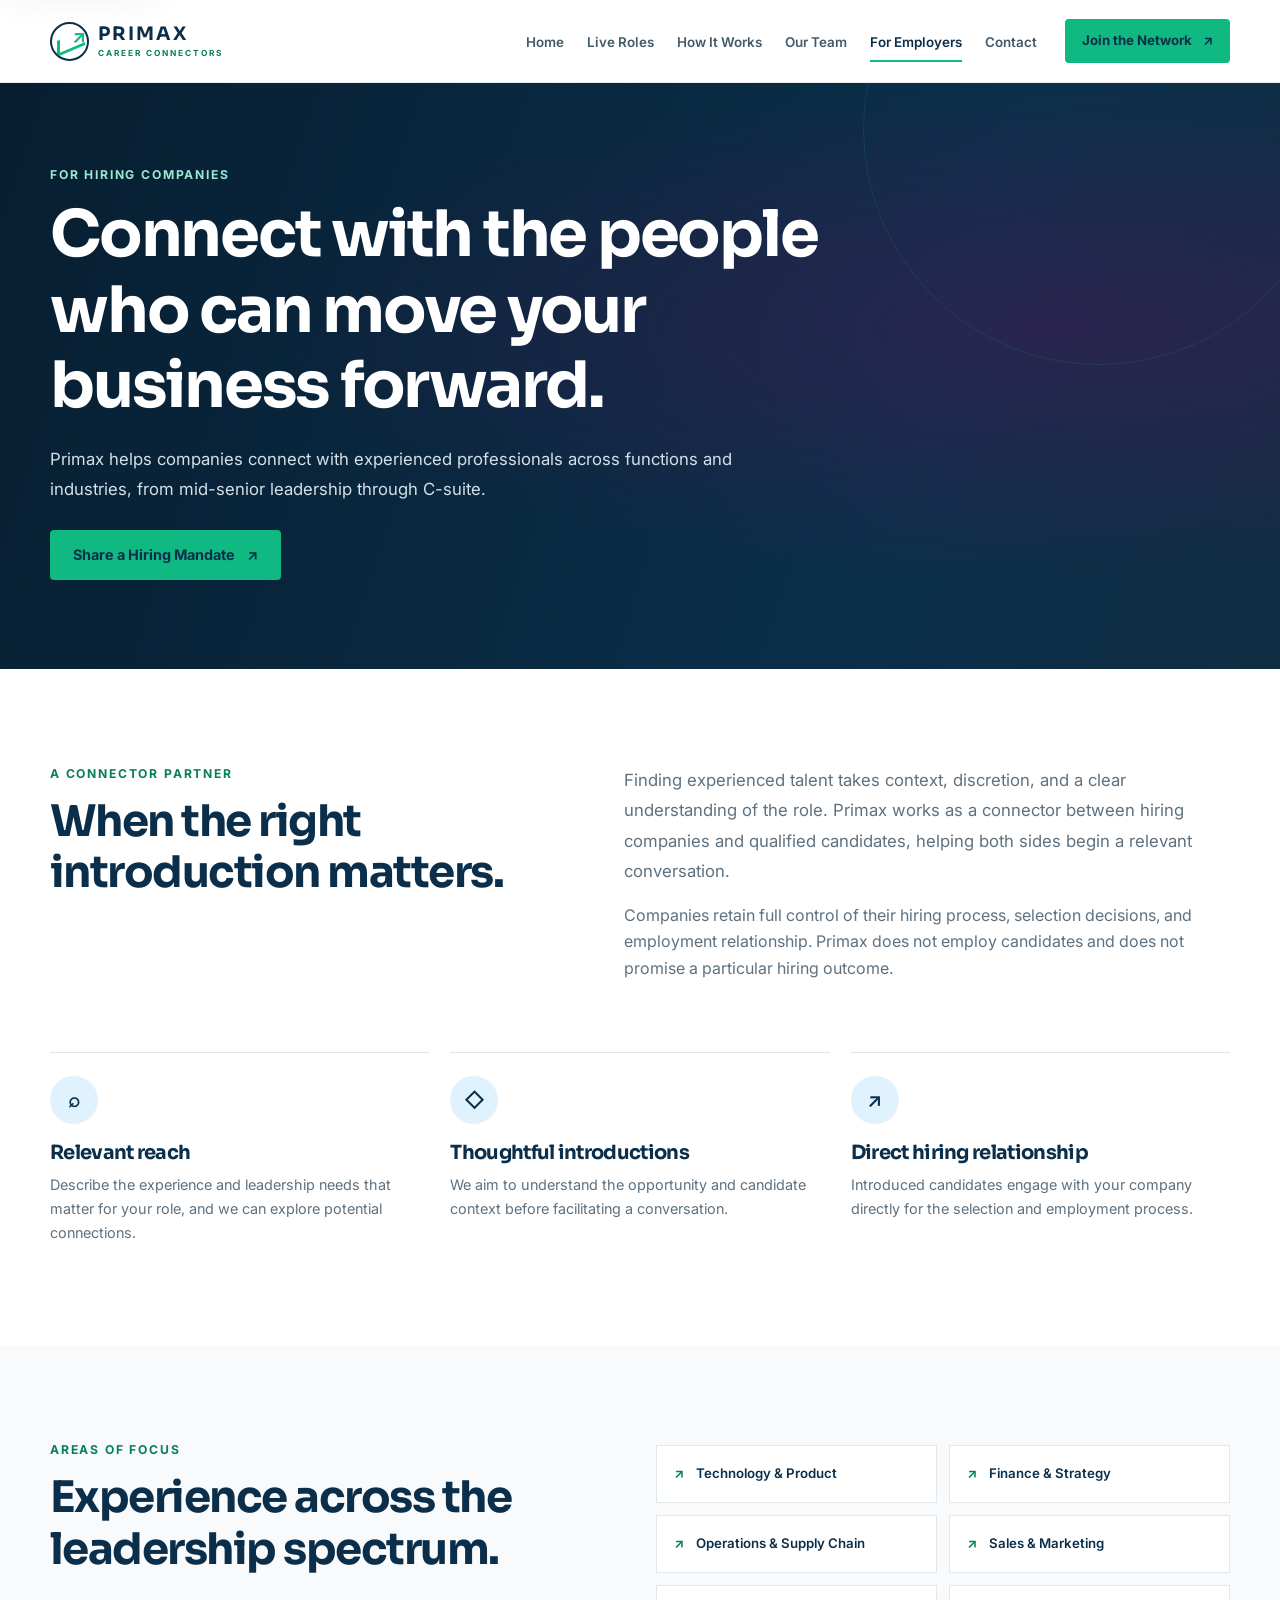
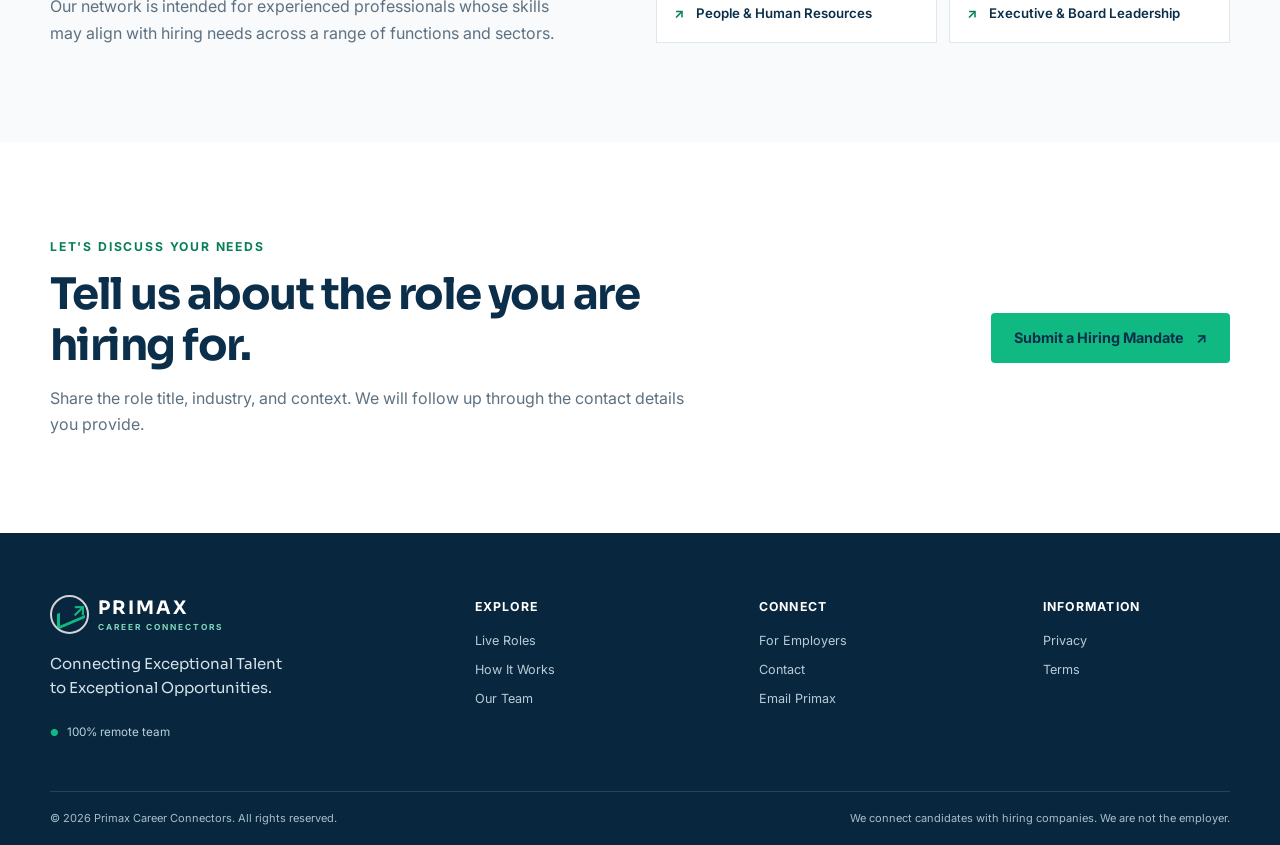
<file: PRIMAX CAREER CONNECTORS/for-employers.html>
<!doctype html>
<html lang="en">
<head>
  <meta charset="utf-8">
  <meta name="viewport" content="width=device-width, initial-scale=1">
  <meta name="description" content="Partner with Primax Career Connectors to connect with qualified mid-senior to C-suite talent.">
  <meta name="theme-color" content="#0B2F4A">
  <meta property="og:type" content="website">
  <meta property="og:title" content="For Employers | Primax Career Connectors">
  <meta property="og:description" content="A thoughtful connection to talent for your hiring needs.">
  <link rel="icon" href="favicon.svg" type="image/svg+xml"><link rel="stylesheet" href="styles.css">
  <title>For Employers | Primax Career Connectors</title>
</head>
<body data-page="employers">
  <a class="skip-link" href="#main">Skip to content</a><div id="site-header"></div>
  <main id="main">
    <section class="page-hero"><div class="container page-hero-inner"><p class="eyebrow eyebrow-light">For hiring companies</p><h1>Connect with the people who can move your business forward.</h1><p>Primax helps companies connect with experienced professionals across functions and industries, from mid-senior leadership through C-suite.</p><a class="button button-green" href="contact.html#employer-inquiry">Share a Hiring Mandate <span aria-hidden="true">↗</span></a></div></section>
    <section class="section section-white">
      <div class="container employer-intro-grid"><div class="section-heading"><p class="eyebrow">A connector partner</p><h2>When the right introduction matters.</h2></div><div><p class="section-intro">Finding experienced talent takes context, discretion, and a clear understanding of the role. Primax works as a connector between hiring companies and qualified candidates, helping both sides begin a relevant conversation.</p><p>Companies retain full control of their hiring process, selection decisions, and employment relationship. Primax does not employ candidates and does not promise a particular hiring outcome.</p></div></div>
      <div class="container employer-benefits"><article><span class="icon-disc" aria-hidden="true">⌕</span><h3>Relevant reach</h3><p>Describe the experience and leadership needs that matter for your role, and we can explore potential connections.</p></article><article><span class="icon-disc" aria-hidden="true">◇</span><h3>Thoughtful introductions</h3><p>We aim to understand the opportunity and candidate context before facilitating a conversation.</p></article><article><span class="icon-disc" aria-hidden="true">↗</span><h3>Direct hiring relationship</h3><p>Introduced candidates engage with your company directly for the selection and employment process.</p></article></div>
    </section>
    <section class="section section-soft"><div class="container employer-areas"><div><p class="eyebrow">Areas of focus</p><h2>Experience across the leadership spectrum.</h2><p>Our network is intended for experienced professionals whose skills may align with hiring needs across a range of functions and sectors.</p></div><ul class="focus-list"><li>Technology &amp; Product</li><li>Finance &amp; Strategy</li><li>Operations &amp; Supply Chain</li><li>Sales &amp; Marketing</li><li>People &amp; Human Resources</li><li>Executive &amp; Board Leadership</li></ul></div></section>
    <section class="section section-white"><div class="container employer-cta"><div><p class="eyebrow">Let's discuss your needs</p><h2>Tell us about the role you are hiring for.</h2><p>Share the role title, industry, and context. We will follow up through the contact details you provide.</p></div><a class="button button-green" href="contact.html#employer-inquiry">Submit a Hiring Mandate <span aria-hidden="true">↗</span></a></div></section>
  </main>
  <div id="site-footer"></div><script src="js/data.js" defer></script><script src="js/site.js" defer></script>
</body>
</html>
</file>
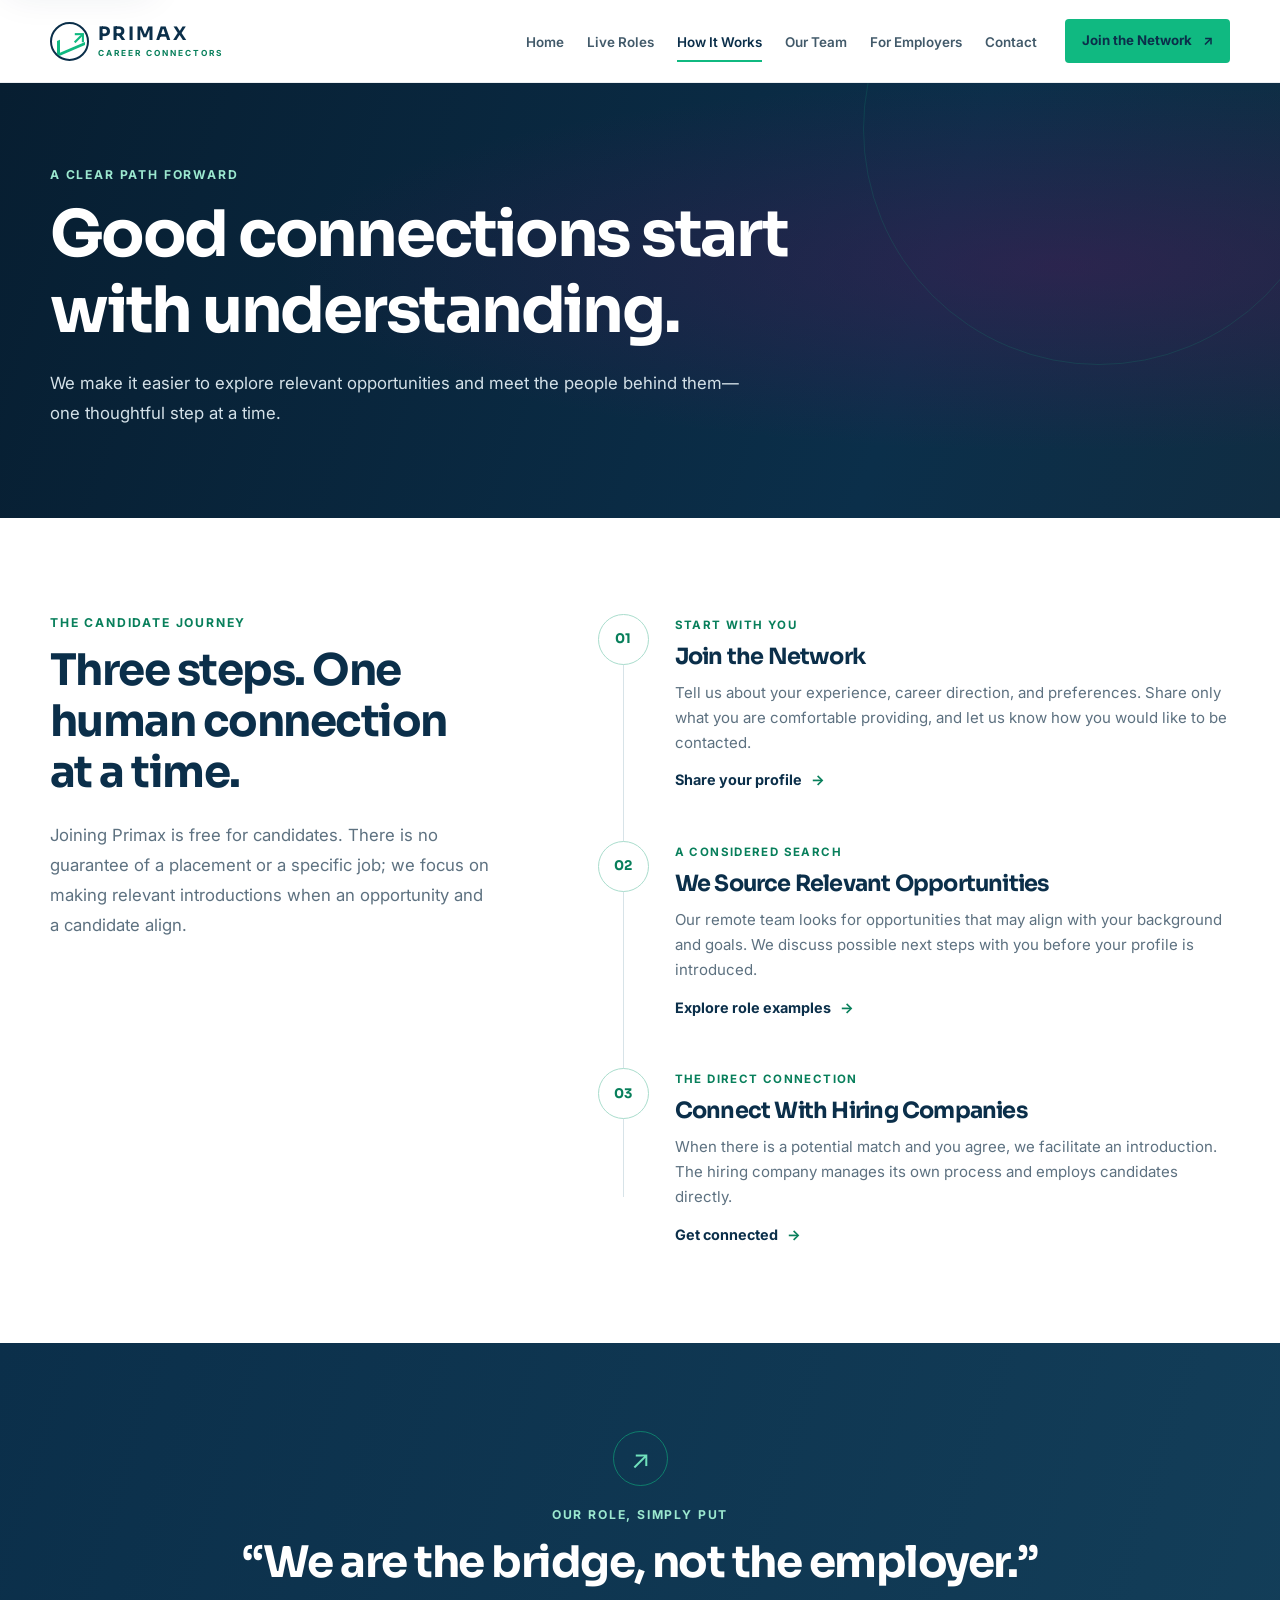
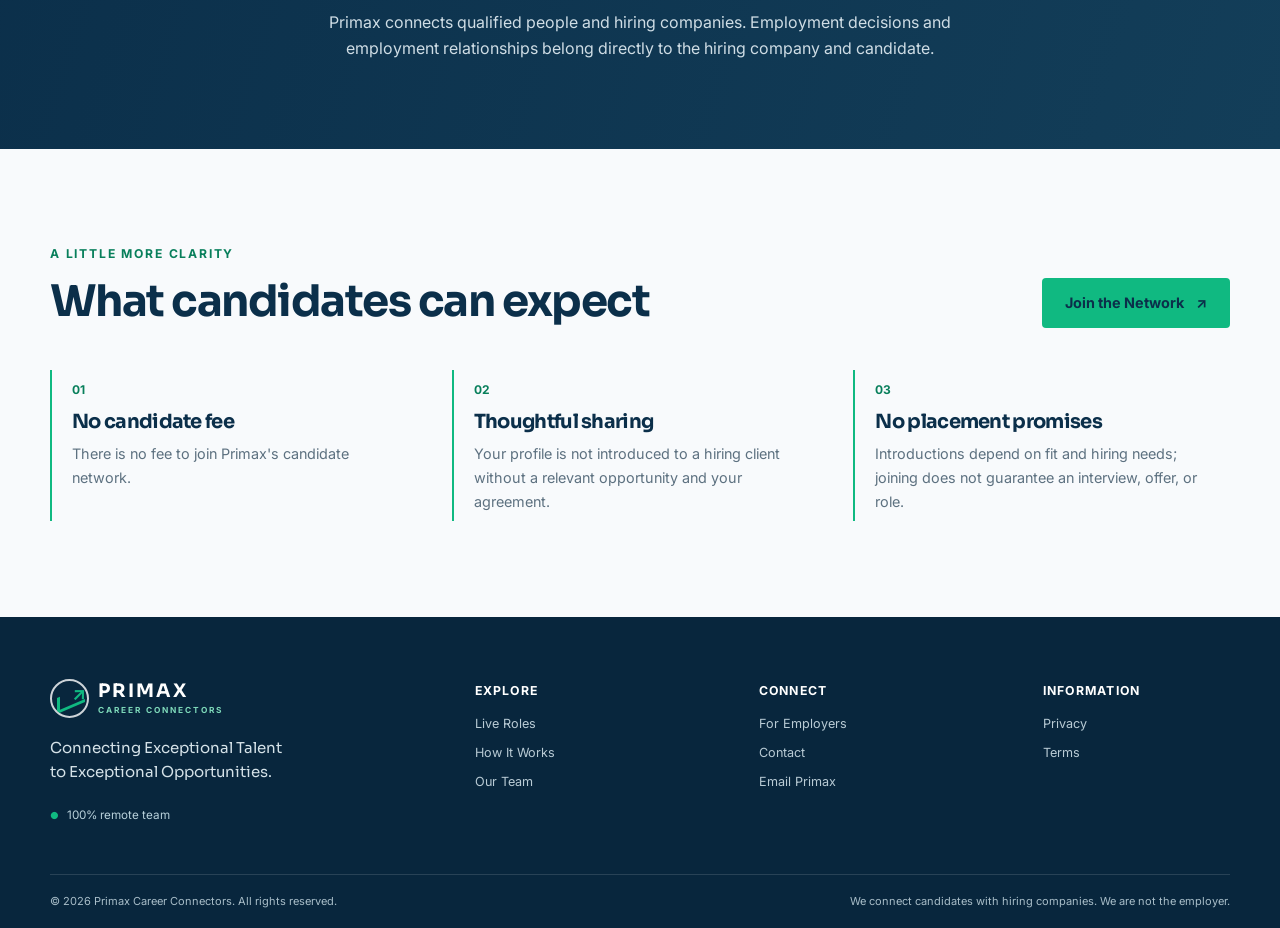
<file: PRIMAX CAREER CONNECTORS/how-it-works.html>
<!doctype html>
<html lang="en">
<head>
  <meta charset="utf-8">
  <meta name="viewport" content="width=device-width, initial-scale=1">
  <meta name="description" content="Learn how Primax Career Connectors supports candidates from joining the network to direct introductions with hiring companies.">
  <meta name="theme-color" content="#0B2F4A">
  <meta property="og:type" content="website">
  <meta property="og:title" content="How It Works | Primax Career Connectors">
  <meta property="og:description" content="A simple, confidential path from your career goals to relevant opportunities.">
  <link rel="icon" href="favicon.svg" type="image/svg+xml"><link rel="stylesheet" href="styles.css">
  <title>How It Works | Primax Career Connectors</title>
</head>
<body data-page="process">
  <a class="skip-link" href="#main">Skip to content</a><div id="site-header"></div>
  <main id="main">
    <section class="page-hero"><div class="container page-hero-inner"><p class="eyebrow eyebrow-light">A clear path forward</p><h1>Good connections start with understanding.</h1><p>We make it easier to explore relevant opportunities and meet the people behind them—one thoughtful step at a time.</p></div></section>
    <section class="section section-white">
      <div class="container process-layout">
        <div class="section-heading process-intro"><p class="eyebrow">The candidate journey</p><h2>Three steps. One human connection at a time.</h2><p class="section-intro">Joining Primax is free for candidates. There is no guarantee of a placement or a specific job; we focus on making relevant introductions when an opportunity and a candidate align.</p></div>
        <ol class="timeline">
          <li class="timeline-item"><span class="timeline-number">01</span><div><p class="timeline-kicker">Start with you</p><h3>Join the Network</h3><p>Tell us about your experience, career direction, and preferences. Share only what you are comfortable providing, and let us know how you would like to be contacted.</p><a class="text-link" href="contact.html#candidate-form">Share your profile <span aria-hidden="true">→</span></a></div></li>
          <li class="timeline-item"><span class="timeline-number">02</span><div><p class="timeline-kicker">A considered search</p><h3>We Source Relevant Opportunities</h3><p>Our remote team looks for opportunities that may align with your background and goals. We discuss possible next steps with you before your profile is introduced.</p><a class="text-link" href="live-roles.html">Explore role examples <span aria-hidden="true">→</span></a></div></li>
          <li class="timeline-item"><span class="timeline-number">03</span><div><p class="timeline-kicker">The direct connection</p><h3>Connect With Hiring Companies</h3><p>When there is a potential match and you agree, we facilitate an introduction. The hiring company manages its own process and employs candidates directly.</p><a class="text-link" href="contact.html#candidate-form">Get connected <span aria-hidden="true">→</span></a></div></li>
        </ol>
      </div>
    </section>
    <section class="bridge-band"><div class="container bridge-inner"><span class="bridge-icon" aria-hidden="true">↗</span><p class="eyebrow eyebrow-light">Our role, simply put</p><h2>“We are the bridge, not the employer.”</h2><p>Primax connects qualified people and hiring companies. Employment decisions and employment relationships belong directly to the hiring company and candidate.</p></div></section>
    <section class="section section-soft">
      <div class="container section-title-row"><div><p class="eyebrow">A little more clarity</p><h2>What candidates can expect</h2></div><a class="button button-green" href="contact.html#candidate-form">Join the Network <span aria-hidden="true">↗</span></a></div>
      <div class="container expectation-grid"><article><span>01</span><h3>No candidate fee</h3><p>There is no fee to join Primax's candidate network.</p></article><article><span>02</span><h3>Thoughtful sharing</h3><p>Your profile is not introduced to a hiring client without a relevant opportunity and your agreement.</p></article><article><span>03</span><h3>No placement promises</h3><p>Introductions depend on fit and hiring needs; joining does not guarantee an interview, offer, or role.</p></article></div>
    </section>
  </main>
  <div id="site-footer"></div><script src="js/data.js" defer></script><script src="js/site.js" defer></script>
</body>
</html>
</file>
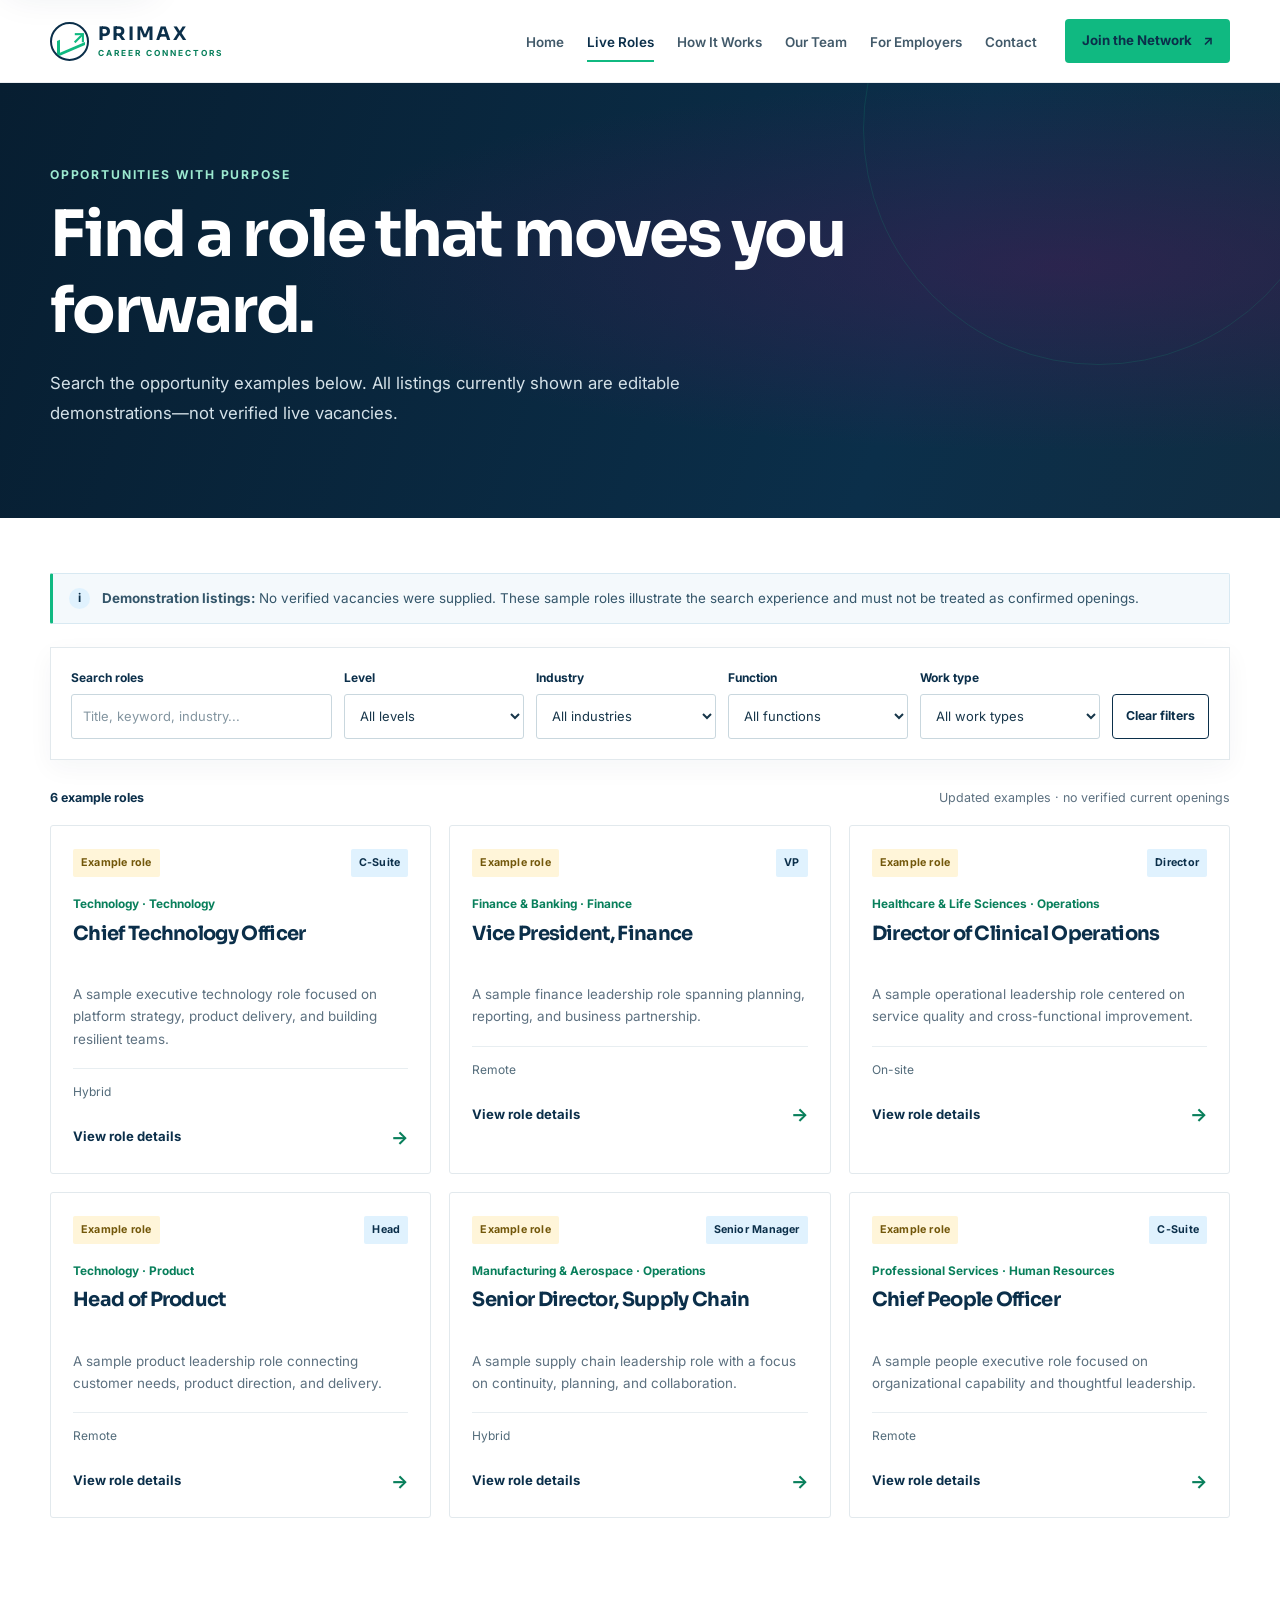
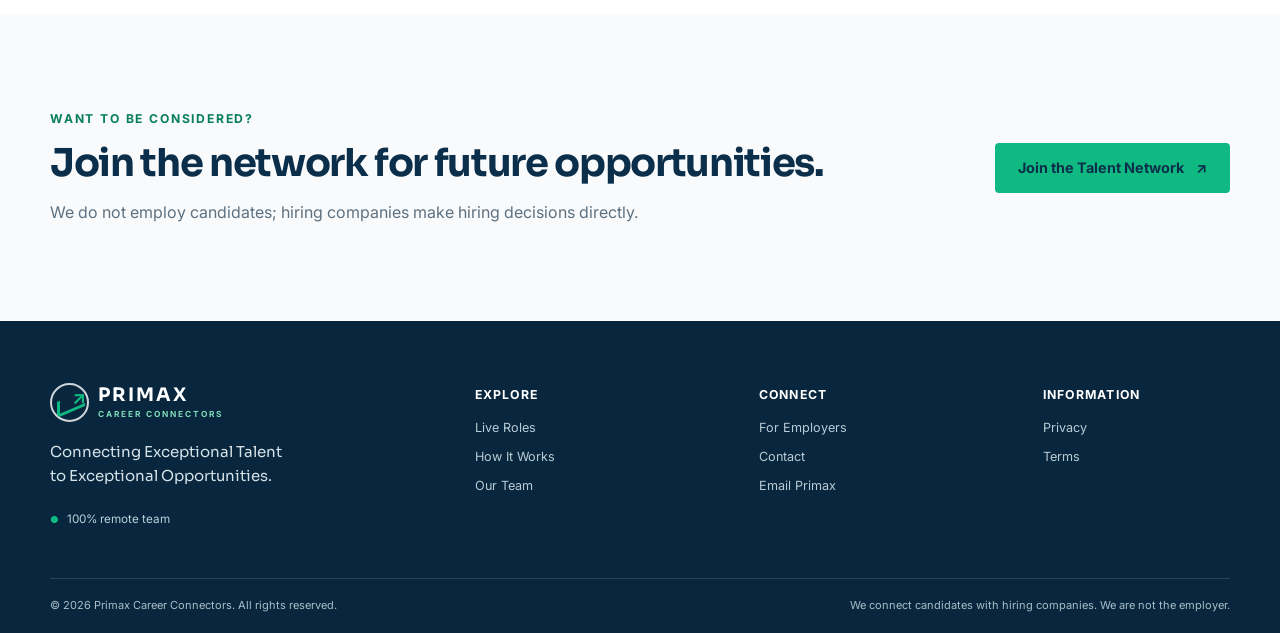
<file: PRIMAX CAREER CONNECTORS/live-roles.html>
<!doctype html>
<html lang="en">
<head>
  <meta charset="utf-8">
  <meta name="viewport" content="width=device-width, initial-scale=1">
  <meta name="description" content="Explore sample senior-level opportunities and learn how Primax Career Connectors introduces candidates to hiring companies.">
  <meta name="theme-color" content="#0B2F4A">
  <meta property="og:type" content="website">
  <meta property="og:title" content="Live Roles | Primax Career Connectors">
  <meta property="og:description" content="Explore opportunities and connect with hiring companies through Primax.">
  <link rel="icon" href="favicon.svg" type="image/svg+xml"><link rel="stylesheet" href="styles.css">
  <title>Live Roles | Primax Career Connectors</title>
</head>
<body data-page="roles">
  <a class="skip-link" href="#main">Skip to content</a><div id="site-header"></div>
  <main id="main">
    <section class="page-hero"><div class="container page-hero-inner"><p class="eyebrow eyebrow-light">Opportunities with purpose</p><h1>Find a role that moves you forward.</h1><p>Search the opportunity examples below. All listings currently shown are editable demonstrations—not verified live vacancies.</p></div></section>
    <section class="section section-white role-search-section">
      <div class="container">
        <div class="notice notice-demo"><span class="notice-icon" aria-hidden="true">i</span><p><strong>Demonstration listings:</strong> No verified vacancies were supplied. These sample roles illustrate the search experience and must not be treated as confirmed openings.</p></div>
        <form class="filter-panel" id="role-filters" role="search" aria-label="Filter role examples">
          <div class="filter-search"><label for="role-search">Search roles</label><input id="role-search" name="search" type="search" placeholder="Title, keyword, industry..." autocomplete="off"></div>
          <div><label for="level-filter">Level</label><select id="level-filter" name="level"><option value="">All levels</option></select></div>
          <div><label for="industry-filter">Industry</label><select id="industry-filter" name="industry"><option value="">All industries</option></select></div>
          <div><label for="function-filter">Function</label><select id="function-filter" name="function"><option value="">All functions</option></select></div>
          <div><label for="work-type-filter">Work type</label><select id="work-type-filter" name="workType"><option value="">All work types</option></select></div>
          <button class="button button-outline clear-filters" type="reset">Clear filters</button>
        </form>
        <div class="results-heading"><p id="role-count" aria-live="polite"></p><span>Updated examples · no verified current openings</span></div>
        <div class="role-grid role-grid-list" id="role-results" data-role-list="all"></div>
        <div class="empty-state" id="role-empty" hidden><span aria-hidden="true">⌕</span><h2>No matching examples</h2><p>Try a different keyword or clear one or more filters.</p></div>
      </div>
    </section>
    <section class="section section-soft"><div class="container employer-strip-inner"><div><p class="eyebrow">Want to be considered?</p><h2>Join the network for future opportunities.</h2><p>We do not employ candidates; hiring companies make hiring decisions directly.</p></div><a class="button button-green" href="contact.html#candidate-form">Join the Talent Network <span aria-hidden="true">↗</span></a></div></section>
  </main>
  <div id="site-footer"></div><script src="js/data.js" defer></script><script src="js/site.js" defer></script>
</body>
</html>
</file>
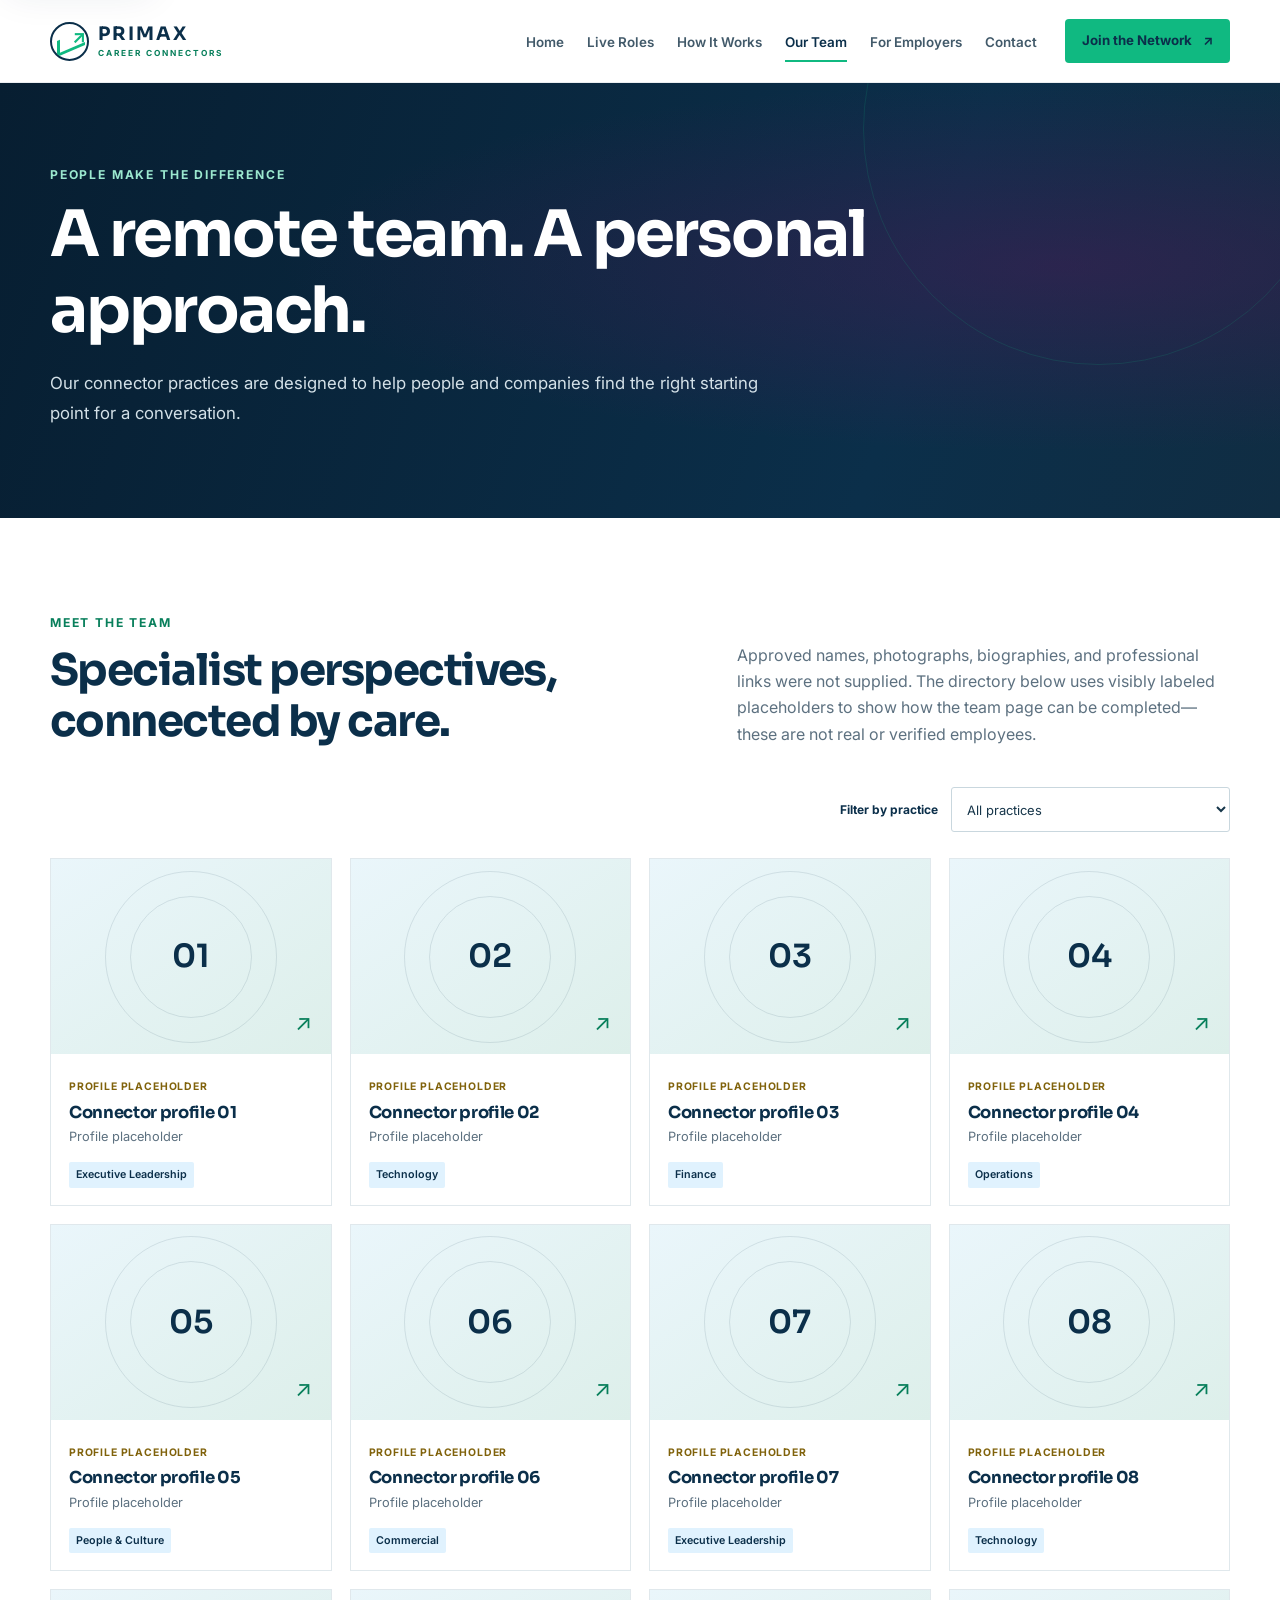
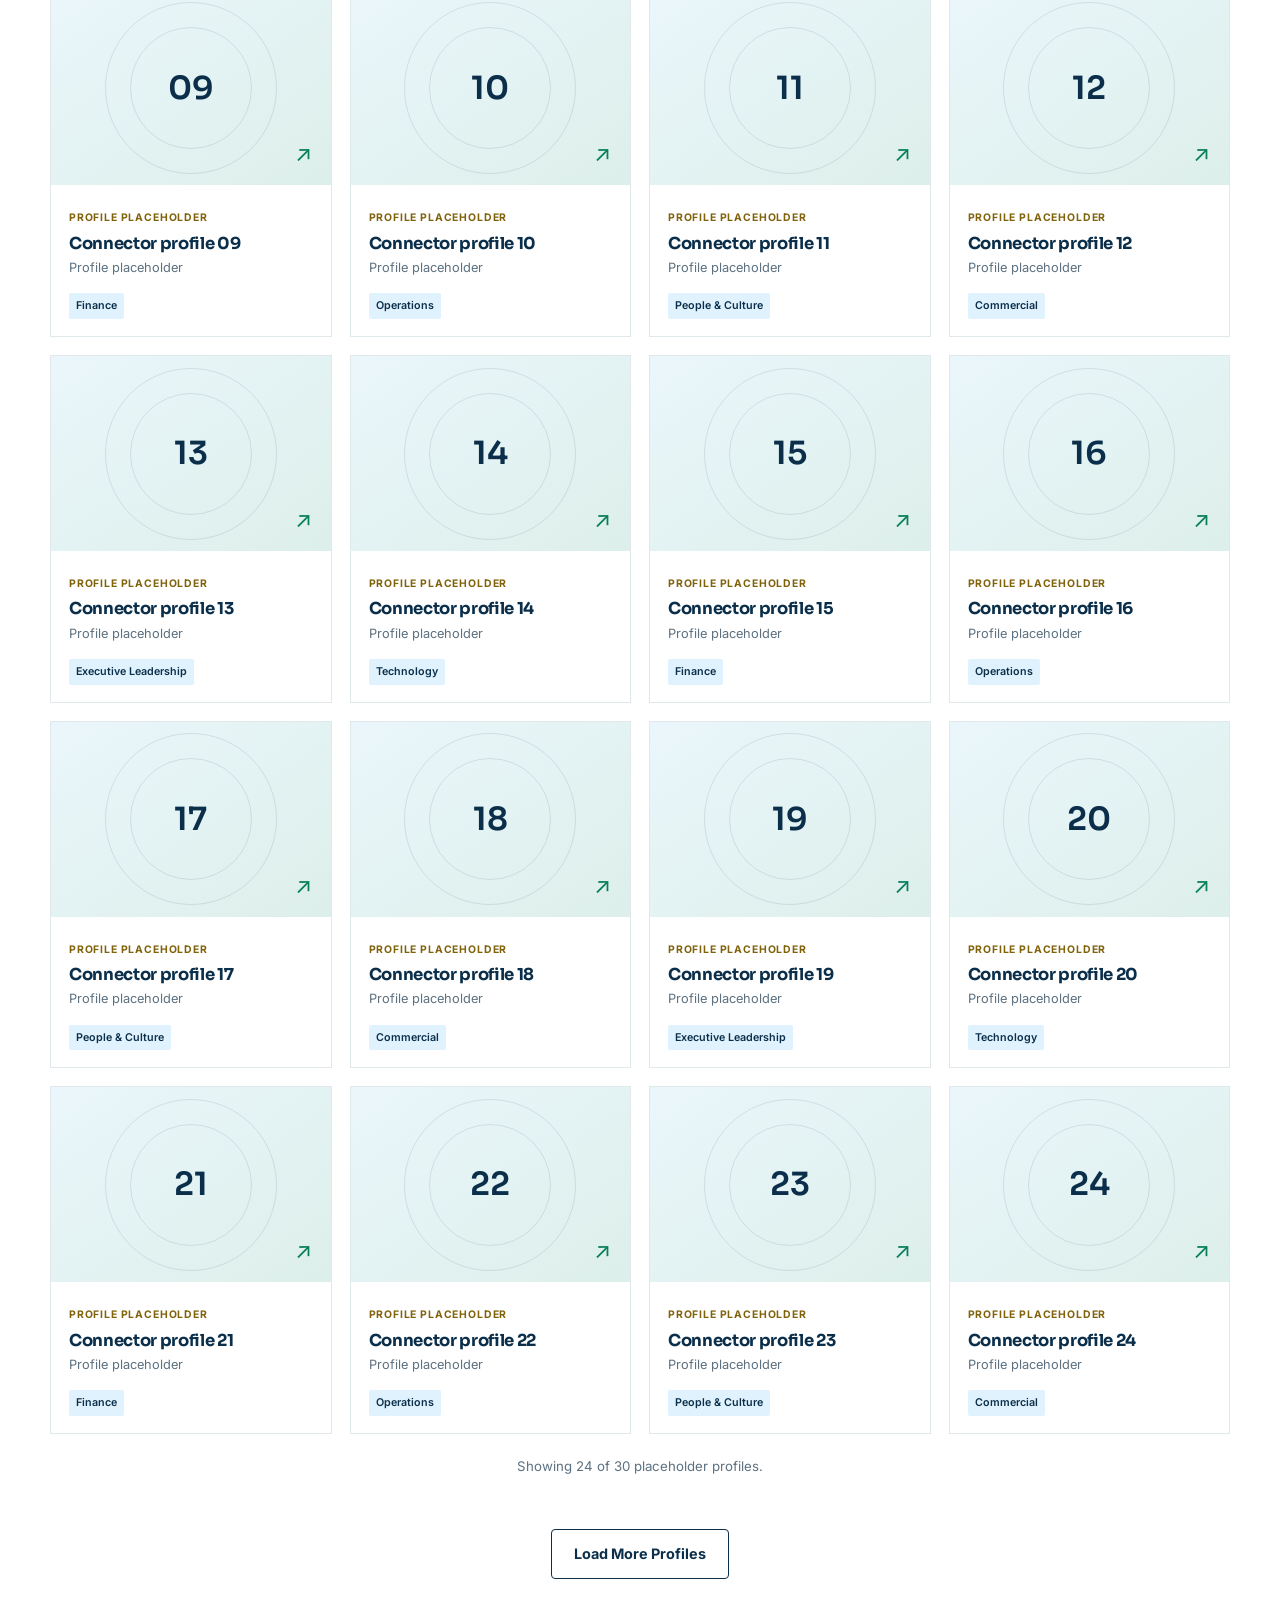
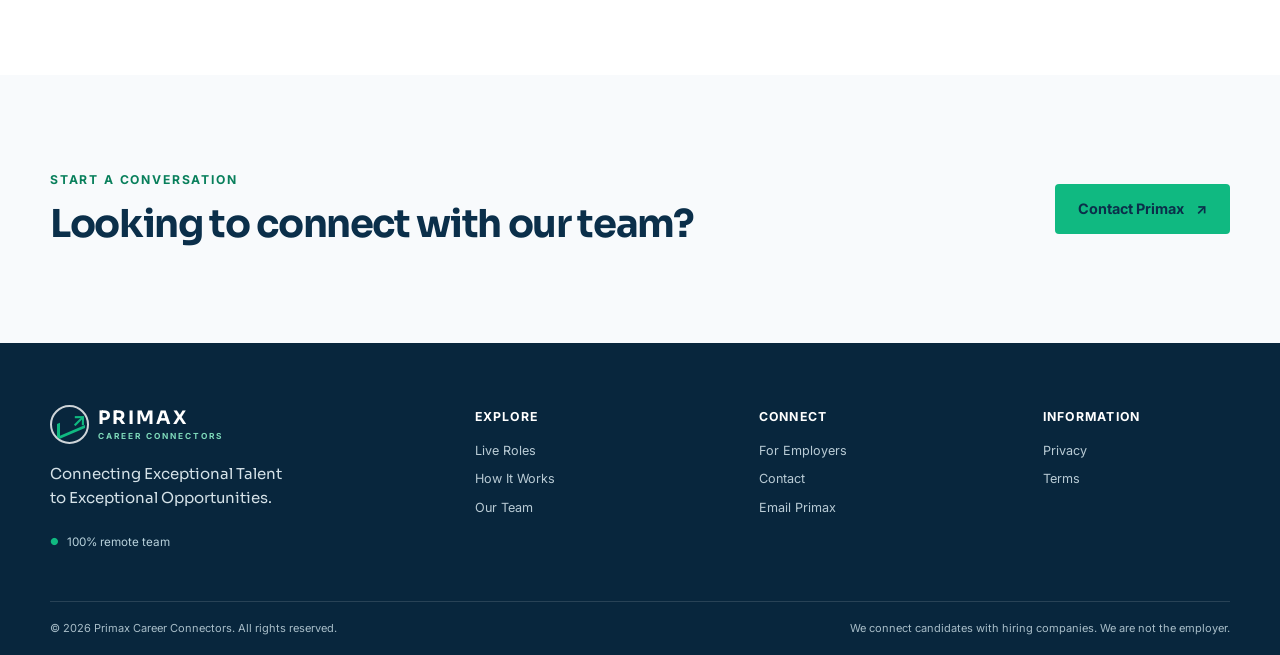
<file: PRIMAX CAREER CONNECTORS/our-team.html>
<!doctype html>
<html lang="en">
<head>
  <meta charset="utf-8">
  <meta name="viewport" content="width=device-width, initial-scale=1">
  <meta name="description" content="Meet the specialist connector practices at Primax Career Connectors. Team cards are clearly marked placeholders pending approved profiles.">
  <meta name="theme-color" content="#0B2F4A">
  <meta property="og:type" content="website">
  <meta property="og:title" content="Our Team | Primax Career Connectors">
  <meta property="og:description" content="A remote team connecting talent and hiring companies.">
  <link rel="icon" href="favicon.svg" type="image/svg+xml"><link rel="stylesheet" href="styles.css">
  <title>Our Team | Primax Career Connectors</title>
</head>
<body data-page="team">
  <a class="skip-link" href="#main">Skip to content</a><div id="site-header"></div>
  <main id="main">
    <section class="page-hero"><div class="container page-hero-inner"><p class="eyebrow eyebrow-light">People make the difference</p><h1>A remote team. A personal approach.</h1><p>Our connector practices are designed to help people and companies find the right starting point for a conversation.</p></div></section>
    <section class="section section-white">
      <div class="container team-intro"><div><p class="eyebrow">Meet the team</p><h2>Specialist perspectives, connected by care.</h2></div><p>Approved names, photographs, biographies, and professional links were not supplied. The directory below uses visibly labeled placeholders to show how the team page can be completed—these are not real or verified employees.</p></div>
      <div class="container">
        <div class="team-controls"><label for="practice-filter">Filter by practice</label><select id="practice-filter"><option value="">All practices</option></select></div>
        <div class="team-grid" id="team-list" aria-live="polite"></div>
        <p class="team-count" id="team-count" aria-live="polite"></p>
        <div class="mobile-center"><button class="button button-outline" type="button" id="load-more-team">Load More Profiles</button></div>
      </div>
    </section>
    <section class="section section-soft"><div class="container employer-strip-inner"><div><p class="eyebrow">Start a conversation</p><h2>Looking to connect with our team?</h2></div><a class="button button-green" href="contact.html">Contact Primax <span aria-hidden="true">↗</span></a></div></section>
  </main>
  <div id="site-footer"></div><script src="js/data.js" defer></script><script src="js/site.js" defer></script>
</body>
</html>
</file>
<file: styles.css>
@import url("https://fonts.googleapis.com/css2?family=Inter:wght@400;500;600;700&family=Sora:wght@500;600;700;800&display=swap");

:root {
  color-scheme: light;
  --blue: #0B2F4A;
  --blue-2: #124868;
  --green: #10B981;
  --green-dark: #087F5B;
  --light-blue: #E0F2FE;
  --white: #FFFFFF;
  --surface: #F8FAFC;
  --ink: #17364A;
  --muted: #5D7180;
  --line: #D9E3E8;
  --shadow: 0 14px 38px rgba(11, 47, 74, .09);
  --heading: "Sora", "Trebuchet MS", sans-serif;
  --body: "Inter", "Segoe UI", Arial, sans-serif;
}
* { box-sizing: border-box; }
html { scroll-behavior: smooth; scroll-padding-top: 90px; }
body { margin: 0; background: var(--surface); color: var(--ink); font-family: var(--body); font-size: 16px; line-height: 1.65; -webkit-font-smoothing: antialiased; }
img { max-width: 100%; display: block; }
a { color: inherit; }
button, input, select, textarea { font: inherit; }
button:focus-visible, a:focus-visible, input:focus-visible, select:focus-visible, textarea:focus-visible { outline: 3px solid rgba(16, 185, 129, .55); outline-offset: 3px; }
[hidden] { display: none !important; }
.container { width: min(1180px, calc(100% - 48px)); margin-inline: auto; }
.sr-only { position: absolute; width: 1px; height: 1px; padding: 0; margin: -1px; overflow: hidden; clip: rect(0, 0, 0, 0); white-space: nowrap; border: 0; }
.skip-link { position: fixed; top: 8px; left: 8px; z-index: 1000; transform: translateY(-160%); border-radius: 4px; padding: 10px 16px; background: var(--white); color: var(--blue); box-shadow: var(--shadow); }
.skip-link:focus { transform: translateY(0); }
h1, h2, h3, h4 { margin: 0; color: var(--blue); font-family: var(--heading); font-weight: 700; letter-spacing: -.035em; line-height: 1.18; }
h1 { font-size: clamp(2.5rem, 5.5vw, 4.65rem); }
h2 { font-size: clamp(2rem, 3.4vw, 3.1rem); }
h3 { font-size: 1.22rem; }
p { margin: 0 0 1rem; }
.eyebrow { margin: 0 0 14px; color: var(--green-dark); font-size: .76rem; font-weight: 700; letter-spacing: .15em; line-height: 1.4; text-transform: uppercase; }
.eyebrow-light { color: #9BE8CF; }
.eyebrow-dot { display: inline-block; width: 8px; height: 8px; margin-right: 7px; border-radius: 50%; background: var(--green); vertical-align: 1px; box-shadow: 0 0 0 5px rgba(16, 185, 129, .14); }
.section { padding: 96px 0; }
.section-white { background: var(--white); }
.section-soft { background: var(--surface); }
.section-heading h2 { max-width: 680px; }
.section-intro { max-width: 580px; margin: 0; color: var(--muted); font-size: 1.05rem; line-height: 1.8; }

.site-header { position: sticky; top: 0; z-index: 50; background: rgba(255, 255, 255, .96); border-bottom: 1px solid rgba(11, 47, 74, .08); backdrop-filter: blur(12px); }
.header-inner { min-height: 82px; display: flex; align-items: center; gap: 28px; }
.brand { display: inline-flex; align-items: center; flex: 0 0 auto; gap: 9px; color: var(--blue); text-decoration: none; }
.brand img { width: 120px; height: auto; }
.brand-mark { position: relative; display: grid; place-items: center; width: 39px; height: 39px; overflow: hidden; border: 2px solid var(--blue); border-radius: 50%; }
.brand-mark::before { position: absolute; width: 25px; height: 13px; bottom: 8px; left: 5px; content: ""; border-left: 3px solid var(--green); border-bottom: 3px solid var(--green); transform: skewY(-23deg); }
.brand-mark i { position: absolute; top: -3px; right: 1px; color: var(--green); font-size: 1.15rem; font-style: normal; font-weight: 700; }
.brand-name { font-family: var(--heading); font-size: 1.16rem; font-weight: 700; letter-spacing: .11em; line-height: 1; }
.brand-name small { display: block; margin-top: 5px; color: var(--green-dark); font-family: var(--body); font-size: .52rem; font-weight: 700; letter-spacing: .24em; }
.primary-nav { display: flex; align-items: center; justify-content: center; gap: clamp(13px, 1.8vw, 25px); margin-left: auto; }
.primary-nav a { position: relative; padding: 30px 0 28px; color: #425A6A; font-size: .84rem; font-weight: 600; text-decoration: none; white-space: nowrap; transition: color .2s ease; }
.primary-nav a::after { position: absolute; right: 0; bottom: 19px; left: 0; height: 2px; background: var(--green); content: ""; transform: scaleX(0); transform-origin: left; transition: transform .2s ease; }
.primary-nav a:hover, .primary-nav a[aria-current="page"] { color: var(--blue); }
.primary-nav a:hover::after, .primary-nav a[aria-current="page"]::after { transform: scaleX(1); }
.header-cta { display: inline-flex; min-height: 44px; align-items: center; gap: 11px; border-radius: 4px; padding: 0 17px; background: var(--green); color: var(--blue); font-size: .83rem; font-weight: 700; text-decoration: none; white-space: nowrap; transition: background .2s, transform .2s; }
.header-cta:hover { transform: translateY(-2px); background: #35D49D; }
.menu-toggle { display: none; width: 44px; height: 44px; align-items: center; justify-content: center; border: 1px solid var(--line); border-radius: 4px; background: transparent; color: var(--blue); cursor: pointer; }
.menu-lines, .menu-lines::before, .menu-lines::after { display: block; width: 19px; height: 2px; border-radius: 2px; background: currentColor; content: ""; transition: transform .2s; }
.menu-lines { position: relative; }
.menu-lines::before { position: absolute; top: -6px; }
.menu-lines::after { position: absolute; top: 6px; }
.menu-toggle[aria-expanded="true"] .menu-lines { background: transparent; }
.menu-toggle[aria-expanded="true"] .menu-lines::before { top: 0; transform: rotate(45deg); }
.menu-toggle[aria-expanded="true"] .menu-lines::after { top: 0; transform: rotate(-45deg); }

.button { display: inline-flex; min-height: 50px; align-items: center; justify-content: center; gap: 12px; border: 1px solid transparent; border-radius: 4px; padding: 0 22px; cursor: pointer; font-size: .9rem; font-weight: 700; line-height: 1.2; text-align: center; text-decoration: none; transition: transform .2s ease, background .2s ease, color .2s ease, border-color .2s ease, box-shadow .2s ease; }
.button:hover { transform: translateY(-2px); box-shadow: 0 8px 18px rgba(11, 47, 74, .14); }
.button-green { background: var(--green); color: var(--blue); }
.button-green:hover { background: #39D3A1; }
.button-outline { border-color: var(--blue); background: transparent; color: var(--blue); }
.button-outline:hover { background: var(--blue); color: var(--white); }
.button-outline-light { border-color: rgba(255, 255, 255, .76); background: transparent; color: var(--white); }
.button-outline-light:hover { background: rgba(255, 255, 255, .12); border-color: var(--white); }
.button-white { background: var(--white); color: var(--blue); }
.button-white:hover { background: var(--light-blue); }
.button-row { display: flex; flex-wrap: wrap; gap: 14px; margin-top: 29px; }

.hero { position: relative; overflow: hidden; background: radial-gradient(ellipse at 78% 46%, rgba(85, 23, 87, .55) 0%, rgba(47, 22, 62, .42) 29%, transparent 62%), linear-gradient(108deg, #071E31 0%, #0B2F4A 60%, #102D43 100%); color: var(--white); }
.hero::before { position: absolute; top: -180px; right: -130px; width: 610px; height: 610px; border: 1px solid rgba(255, 255, 255, .08); border-radius: 50%; content: ""; }
.hero::after { position: absolute; top: -80px; right: -30px; width: 410px; height: 410px; border: 1px solid rgba(16, 185, 129, .14); border-radius: 50%; content: ""; }
.hero-grid { position: relative; z-index: 1; display: grid; min-height: 570px; grid-template-columns: minmax(0, 1fr); align-items: center; padding-top: 54px; padding-bottom: 76px; }
.hero-copy { max-width: 1020px; margin-inline: auto; text-align: center; }
.hero h1 { max-width: 1020px; margin-inline: auto; color: var(--white); font-size: clamp(2.7rem, 5.2vw, 4.55rem); }
.hero-lede { max-width: 770px; margin: 23px auto 0; color: #D6E3EB; font-size: 1.08rem; line-height: 1.8; }
.hero .button-row { justify-content: center; }
.hero-note { display: flex; align-items: center; justify-content: center; gap: 9px; margin: 21px 0 0; color: #BDD3DF; font-size: .82rem; }
.hero-note span { color: #8CE2C4; }
.scroll-cue { position: absolute; bottom: 22px; left: 50%; display: flex; align-items: center; gap: 10px; color: #A7BBC8; font-size: .72rem; letter-spacing: .1em; text-decoration: none; text-transform: uppercase; transform: translateX(-50%); }
.scroll-cue span { width: 18px; height: 28px; border: 1px solid rgba(255, 255, 255, .45); border-radius: 11px; }
.scroll-cue span::after { display: block; width: 2px; height: 5px; margin: 5px auto; background: var(--green); content: ""; }
.proof-band { background: var(--blue); color: var(--white); }
.proof-grid { display: grid; min-height: 126px; grid-template-columns: repeat(4, 1fr); align-items: center; }
.proof-item { display: flex; min-height: 54px; flex-direction: column; justify-content: center; padding: 0 28px; border-right: 1px solid rgba(255, 255, 255, .16); }
.proof-item:first-child { padding-left: 0; }
.proof-item:last-child { border: 0; }
.proof-item strong { color: var(--white); font-family: var(--heading); font-size: 1.55rem; line-height: 1.25; }
.proof-item span { color: #B9CCD7; font-size: .81rem; }
.expertise-section { padding-bottom: 78px; }
.expertise-grid { display: grid; grid-template-columns: repeat(3, minmax(0, 1fr)); gap: 1px; margin-top: 38px; background: #DCE6EB; border: 1px solid #DCE6EB; }
.expertise-card { min-height: 160px; padding: 23px 24px; background: var(--white); }
.expertise-card > span { color: var(--green-dark); font-family: var(--heading); font-size: .72rem; font-weight: 700; letter-spacing: .12em; }
.expertise-card h3 { margin-top: 17px; font-size: 1rem; }
.expertise-card p { margin: 9px 0 0; color: var(--muted); font-size: .82rem; }
.purpose-grid { display: grid; grid-template-columns: 1fr 1fr; gap: 1px; border: 1px solid #DCE6EB; background: #DCE6EB; }
.purpose-panel { min-height: 260px; padding: clamp(25px, 4vw, 48px); background: var(--white); }
.purpose-panel-accent { background: #F1F8FB; }
.purpose-panel h2 { max-width: 530px; font-size: clamp(1.7rem, 3vw, 2.45rem); }
.purpose-panel > p:last-child { max-width: 510px; margin: 16px 0 0; color: var(--muted); }
.advantage-grid { display: grid; grid-template-columns: repeat(3, minmax(0, 1fr)); gap: 18px; margin-top: 38px; }
.advantage-grid article { min-height: 220px; border-top: 3px solid var(--green); padding: 26px; background: var(--white); }
.advantage-grid article > span { color: var(--green-dark); font-family: var(--heading); font-size: .76rem; font-weight: 700; letter-spacing: .12em; }
.advantage-grid h3 { margin-top: 22px; }
.advantage-grid p { margin: 11px 0 0; color: var(--muted); font-size: .88rem; }
.process-preview { display: grid; grid-template-columns: .86fr 1.14fr; align-items: start; gap: 55px; }
.process-preview-list { display: grid; gap: 0; margin: 0; padding: 0; list-style: none; }
.process-preview-list li { display: grid; grid-template-columns: 46px 1fr; gap: 17px; border-bottom: 1px solid var(--line); padding: 0 0 19px; margin-bottom: 19px; }
.process-preview-list li:last-child { margin-bottom: 0; }
.process-preview-list li > span { display: grid; width: 40px; height: 40px; place-items: center; border: 1px solid #C9D9E0; border-radius: 50%; color: var(--green-dark); font-family: var(--heading); font-size: .78rem; font-weight: 700; }
.process-preview-list h3 { font-size: 1rem; }
.process-preview-list p { margin: 7px 0 0; color: var(--muted); font-size: .84rem; }
.process-preview > .text-link { grid-column: 2; margin-top: 0; }
.intro-grid { display: grid; grid-template-columns: 1fr .82fr; align-items: end; gap: 90px; }
.benefit-grid { display: grid; grid-template-columns: repeat(3, 1fr); gap: 20px; margin-top: 57px; }
.benefit-card { position: relative; min-height: 270px; border: 1px solid #E2E9ED; border-top: 3px solid transparent; padding: 32px 29px; background: var(--white); transition: transform .25s, box-shadow .25s, border-color .25s; }
.benefit-card:hover { transform: translateY(-5px); border-top-color: var(--green); box-shadow: var(--shadow); }
.card-number { position: absolute; top: 27px; right: 28px; color: #A6B9C4; font-family: var(--heading); font-size: .79rem; letter-spacing: .1em; }
.icon-disc { display: grid; width: 48px; height: 48px; place-items: center; border-radius: 50%; background: var(--light-blue); color: var(--blue); font-size: 1.25rem; font-weight: 600; }
.benefit-card h3 { margin-top: 27px; }
.benefit-card p { max-width: 330px; margin: 13px 0 0; color: var(--muted); font-size: .93rem; }
.audience-grid { display: grid; grid-template-columns: .92fr 1.08fr; align-items: center; gap: 75px; }
.audience-copy h2 { max-width: 480px; }
.audience-copy > p:not(.eyebrow) { max-width: 520px; margin: 20px 0 0; color: var(--muted); }
.audience-image { overflow: hidden; border-radius: 4px; background: var(--white); box-shadow: var(--shadow); }
.audience-image img { width: 100%; }
.text-link { display: inline-flex; align-items: center; gap: 9px; margin-top: 20px; color: var(--blue); font-size: .9rem; font-weight: 700; text-decoration: none; }
.text-link span { color: var(--green-dark); transition: transform .2s; }
.text-link:hover span { transform: translateX(4px); }
.section-title-row { display: flex; align-items: end; justify-content: space-between; gap: 30px; }
.section-title-row .section-heading { max-width: 700px; }
.section-title-row .section-intro { margin-top: 13px; }
.title-link { flex: 0 0 auto; margin: 0 0 8px; }
.role-grid { display: grid; grid-template-columns: repeat(3, minmax(0, 1fr)); gap: 18px; }
.section-white > .role-grid, .section-white > .container.role-grid { margin-top: 41px; }
.role-card { display: flex; min-width: 0; flex-direction: column; border: 1px solid #E2E9ED; border-radius: 3px; padding: 23px 22px 21px; background: var(--white); transition: transform .22s ease, box-shadow .22s ease, border-color .22s ease; }
.role-card:hover { transform: translateY(-4px); border-color: #C5DAD4; box-shadow: var(--shadow); }
.role-card-top { display: flex; align-items: center; justify-content: space-between; gap: 8px; }
.role-level { display: inline-flex; align-items: center; border-radius: 2px; padding: 5px 8px; font-size: .67rem; font-weight: 700; letter-spacing: .02em; }
.role-level { background: var(--light-blue); color: var(--blue); }
.role-category { margin: 18px 0 7px; color: var(--green-dark); font-size: .74rem; font-weight: 700; }
.role-card h3 { min-height: 3.1rem; }
.role-title-button { border: 0; padding: 0; background: transparent; color: var(--blue); cursor: pointer; font: inherit; letter-spacing: inherit; line-height: inherit; text-align: left; }
.role-title-button:hover { color: var(--green-dark); }
.role-summary { margin: 12px 0 18px; color: var(--muted); font-size: .84rem; line-height: 1.65; }
.role-meta { display: flex; flex-wrap: wrap; gap: 8px 15px; border-top: 1px solid #E8EEF1; padding-top: 13px; color: #526B7A; font-size: .75rem; }
.role-card-link { display: flex; align-items: center; justify-content: space-between; margin-top: 20px; border: 0; padding: 0; background: transparent; color: var(--blue); cursor: pointer; font-size: .82rem; font-weight: 700; text-align: left; }
.role-card-link span { color: var(--green-dark); font-size: 1.15rem; transition: transform .2s; }
.role-card-link:hover span { transform: translateX(4px); }
.mobile-center { margin-top: 34px; text-align: center; }
.section-join { background: linear-gradient(105deg, #0B2F4A, #105E65); color: var(--white); }
.join-grid { display: grid; grid-template-columns: 1fr .72fr; align-items: center; gap: 100px; }
.join-grid h2 { max-width: 620px; color: var(--white); }
.join-grid > div:last-child p { color: #DBE9EE; }
.join-grid .button { margin-top: 10px; }
.employer-strip-inner { display: flex; align-items: center; justify-content: space-between; gap: 30px; }
.employer-strip-inner h2 { font-size: clamp(1.8rem, 3vw, 2.55rem); }
.employer-strip-inner p:not(.eyebrow) { margin: 12px 0 0; color: var(--muted); }
.final-banner { padding: 55px 0; background: linear-gradient(105deg, #0B2F4A 0%, #087F5B 100%); color: var(--white); }
.final-banner-inner { display: flex; align-items: center; justify-content: space-between; gap: 35px; }
.final-banner h2 { max-width: 750px; color: var(--white); }

.page-hero { position: relative; overflow: hidden; background: radial-gradient(ellipse at 83% 42%, rgba(85, 23, 87, .42), transparent 52%), linear-gradient(108deg, #071E31, #0B2F4A 70%, #102D43); color: var(--white); }
.page-hero::after { position: absolute; top: -190px; right: -55px; width: 470px; height: 470px; border: 1px solid rgba(16, 185, 129, .15); border-radius: 50%; content: ""; }
.page-hero-inner { position: relative; z-index: 1; max-width: 1180px; padding-top: 83px; padding-bottom: 89px; }
.page-hero h1 { max-width: 880px; color: var(--white); font-size: clamp(2.6rem, 5vw, 4.15rem); }
.page-hero-inner > p:not(.eyebrow) { max-width: 710px; margin: 20px 0 0; color: #D4E1E8; font-size: 1.05rem; line-height: 1.8; }
.page-hero .button { margin-top: 26px; }
.page-hero-short .page-hero-inner { padding-top: 66px; padding-bottom: 70px; }
.role-search-section { padding-top: 55px; }
.notice { display: flex; align-items: flex-start; gap: 12px; border: 1px solid #D7E7F0; border-left: 3px solid #5CAFD4; border-radius: 2px; padding: 14px 16px; background: #F1F9FD; color: #34566A; font-size: .84rem; line-height: 1.6; }
.notice p { min-width: 0; margin: 0; overflow-wrap: anywhere; }
.notice a { color: var(--blue); font-weight: 700; overflow-wrap: anywhere; }
.notice-demo { background: #F4F9FC; border-color: #D8E9F2; border-left-color: var(--green); }
.notice-icon { display: grid; width: 21px; height: 21px; flex: 0 0 auto; place-items: center; border-radius: 50%; background: var(--light-blue); color: var(--blue); font-size: .75rem; font-weight: 700; }
.filter-panel { display: grid; grid-template-columns: 1.45fr repeat(4, minmax(125px, 1fr)) auto; align-items: end; gap: 12px; margin-top: 23px; border: 1px solid #E2E9ED; padding: 20px; background: var(--white); box-shadow: 0 8px 24px rgba(11, 47, 74, .045); }
.filter-panel label, .team-controls label { display: block; margin-bottom: 6px; color: var(--blue); font-size: .75rem; font-weight: 700; }
.filter-panel input, .filter-panel select, .team-controls select { width: 100%; min-width: 0; height: 45px; border: 1px solid #C9D7DE; border-radius: 3px; padding: 0 11px; background: var(--white); color: var(--ink); font-size: .81rem; }
.filter-panel input::placeholder { color: #8395A0; }
.clear-filters { min-height: 45px; padding-inline: 13px; font-size: .77rem; }
.results-heading { display: flex; align-items: center; justify-content: space-between; gap: 15px; margin: 28px 0 17px; color: var(--muted); font-size: .78rem; }
.results-heading p { margin: 0; color: var(--blue); font-weight: 700; }
.role-grid-list { grid-template-columns: repeat(3, minmax(0, 1fr)); }
.role-grid-list .role-card { min-height: 292px; }
.role-empty-featured { grid-column: 1 / -1; margin: 0; border: 1px solid #E1E9ED; padding: 24px; background: var(--white); color: var(--muted); }
.role-empty-featured a { color: var(--blue); font-weight: 700; }
.empty-state { padding: 60px 15px; text-align: center; }
.empty-state > span { color: var(--green-dark); font-size: 2.7rem; }
.empty-state h2 { margin: 10px 0; font-size: 1.65rem; }
.empty-state p { color: var(--muted); }

.process-layout { display: grid; grid-template-columns: .7fr 1fr; gap: 105px; }
.process-intro { position: sticky; top: 125px; align-self: start; }
.process-intro .section-intro { margin-top: 21px; }
.timeline { position: relative; display: grid; gap: 0; margin: 0; padding: 0; list-style: none; }
.timeline::before { position: absolute; top: 25px; bottom: 50px; left: 25px; width: 1px; background: #D7E3E8; content: ""; }
.timeline-item { position: relative; display: grid; grid-template-columns: 52px 1fr; gap: 25px; padding-bottom: 48px; }
.timeline-item:last-child { padding-bottom: 0; }
.timeline-number { position: relative; z-index: 1; display: grid; width: 51px; height: 51px; place-items: center; border: 1px solid #A9DCCC; border-radius: 50%; background: var(--white); color: var(--green-dark); font-family: var(--heading); font-size: .83rem; font-weight: 700; }
.timeline-kicker { margin: 2px 0 8px; color: var(--green-dark); font-size: .72rem; font-weight: 700; letter-spacing: .12em; text-transform: uppercase; }
.timeline-item h3 { margin-bottom: 12px; font-size: 1.4rem; }
.timeline-item p:not(.timeline-kicker) { margin: 0; color: var(--muted); font-size: .94rem; }
.timeline-item .text-link { margin-top: 13px; }
.bridge-band { padding: 88px 0; background: linear-gradient(107deg, #0B2F4A, #133E59); color: var(--white); text-align: center; }
.bridge-inner { max-width: 800px; }
.bridge-icon { display: grid; width: 55px; height: 55px; place-items: center; margin: 0 auto 20px; border: 1px solid rgba(16, 185, 129, .55); border-radius: 50%; color: #70E1BC; font-size: 1.6rem; }
.bridge-inner h2 { color: var(--white); }
.bridge-inner > p:last-child { max-width: 690px; margin: 20px auto 0; color: #CFDDE5; }
.expectation-grid { display: grid; grid-template-columns: repeat(3, 1fr); gap: 25px; margin-top: 42px; }
.expectation-grid article { border-left: 2px solid var(--green); padding: 5px 20px 7px; }
.expectation-grid article > span { color: var(--green-dark); font-size: .75rem; font-weight: 700; }
.expectation-grid h3 { margin: 9px 0; }
.expectation-grid p { margin: 0; color: var(--muted); font-size: .9rem; }

.team-intro { display: grid; grid-template-columns: 1fr .8fr; align-items: end; gap: 70px; margin-bottom: 40px; }
.team-intro > p { margin: 0; color: var(--muted); }
.team-controls { display: flex; align-items: center; gap: 13px; max-width: 390px; margin: 0 0 26px auto; }
.team-controls label { flex: 0 0 auto; margin: 0; }
.team-controls select { min-width: 200px; }
.team-grid { display: grid; grid-template-columns: repeat(4, minmax(0, 1fr)); gap: 18px; }
.team-card { overflow: hidden; border: 1px solid #E0E8EC; background: var(--white); transition: transform .2s, box-shadow .2s; }
.team-card:hover { transform: translateY(-3px); box-shadow: var(--shadow); }
.team-placeholder-art { position: relative; display: grid; height: 195px; place-items: center; overflow: hidden; background: linear-gradient(145deg, #EAF6FB, #DDEFEA); color: var(--blue); }
.team-placeholder-art::before, .team-placeholder-art::after { position: absolute; width: 170px; height: 170px; border: 1px solid rgba(11, 47, 74, .11); border-radius: 50%; content: ""; }
.team-placeholder-art::after { width: 120px; height: 120px; }
.team-placeholder-art span { z-index: 1; font-family: var(--heading); font-size: 2rem; font-weight: 600; }
.team-placeholder-art i { position: absolute; right: 19px; bottom: 13px; color: var(--green-dark); font-size: 1.4rem; font-style: normal; }
.team-card-body { min-height: 146px; padding: 17px 18px; }
.placeholder-tag { color: #80620B; font-size: .65rem; font-weight: 700; letter-spacing: .08em; text-transform: uppercase; }
.team-card h3 { margin-top: 5px; font-size: 1.03rem; letter-spacing: -.02em; }
.team-card-body > p { margin: 4px 0 12px; color: var(--muted); font-size: .8rem; }
.team-practice { display: inline-flex; border-radius: 2px; padding: 4px 7px; background: var(--light-blue); color: var(--blue); font-size: .67rem; font-weight: 600; }
.team-count { margin: 22px 0 0; color: var(--muted); font-size: .83rem; text-align: center; }
#load-more-team { margin-top: 17px; }

.employer-intro-grid { display: grid; grid-template-columns: .8fr 1fr; align-items: start; gap: 90px; }
.employer-intro-grid > div:last-child p { color: var(--muted); }
.employer-intro-grid .section-intro { margin: 0 0 16px; }
.employer-benefits { display: grid; grid-template-columns: repeat(3, 1fr); gap: 21px; margin-top: 55px; }
.employer-process-list { display: grid; grid-template-columns: repeat(4, minmax(0, 1fr)); gap: 16px; margin: 42px 0 0; padding: 0; list-style: none; }
.employer-process-list li { min-width: 0; border-top: 2px solid var(--green); padding: 20px 16px; background: var(--white); }
.employer-process-list li > span { color: var(--green-dark); font-family: var(--heading); font-size: .76rem; font-weight: 700; letter-spacing: .12em; }
.employer-process-list h3 { margin-top: 16px; font-size: 1rem; }
.employer-process-list p { margin: 9px 0 0; color: var(--muted); font-size: .82rem; }
.employer-benefits article { border-top: 1px solid #DCE6EA; padding: 23px 22px 5px 0; }
.employer-benefits h3 { margin: 17px 0 9px; }
.employer-benefits p { margin: 0; color: var(--muted); font-size: .9rem; }
.employer-areas { display: grid; grid-template-columns: .9fr 1fr; align-items: center; gap: 90px; }
.employer-areas > div > p:not(.eyebrow) { margin: 18px 0 0; color: var(--muted); }
.focus-list { display: grid; grid-template-columns: 1fr 1fr; gap: 12px; margin: 0; padding: 0; list-style: none; }
.focus-list li { position: relative; border: 1px solid #E0E8EC; padding: 17px 16px 17px 39px; background: var(--white); color: var(--blue); font-size: .83rem; font-weight: 600; }
.focus-list li::before { position: absolute; left: 17px; color: var(--green-dark); content: "↗"; font-weight: 700; }
.employer-cta { display: flex; align-items: center; justify-content: space-between; gap: 30px; }
.employer-cta > div { max-width: 650px; }
.employer-cta > div > p:last-child { margin: 13px 0 0; color: var(--muted); }

.contact-section { padding-top: 65px; }
.contact-layout { display: grid; grid-template-columns: minmax(0, 1fr); align-items: start; }
.contact-layout > * { min-width: 0; }
.forms-stack { display: grid; min-width: 0; grid-template-columns: minmax(0, 7fr) minmax(270px, 3fr); align-items: start; gap: 24px; }
.form-card { min-width: 0; scroll-margin-top: 105px; border: 1px solid #E1E9ED; border-top: 4px solid var(--green); padding: clamp(20px, 2.4vw, 32px); background: var(--white); box-shadow: 0 7px 25px rgba(11, 47, 74, .04); }
.employer-form-card { border-top-color: var(--blue); }
.contact-form, .form-grid { min-width: 0; }
.form-heading { margin-bottom: 22px; }
.form-heading h2 { font-size: clamp(1.65rem, 3vw, 2.2rem); }
.form-heading > p:last-child { margin: 11px 0 0; color: var(--muted); font-size: .9rem; }
.form-notice { margin-bottom: 22px; }
.contact-form .form-grid { display: grid; grid-template-columns: 1fr 1fr; gap: 17px 15px; }
.field { min-width: 0; }
.field-full { grid-column: 1 / -1; }
.field > label { display: block; margin-bottom: 6px; color: var(--blue); font-size: .78rem; font-weight: 700; }
.field > label > span:first-child:not(.field-hint) { color: #A34141; }
.field input:not([type="checkbox"]), .field select, .field textarea { display: block; width: 100%; min-height: 45px; border: 1px solid #C8D6DD; border-radius: 3px; padding: 10px 12px; background: var(--white); color: var(--ink); font-size: .85rem; }
.field textarea { min-height: 120px; resize: vertical; }
.field select[multiple] { min-height: 120px; padding: 7px; }
.field select[multiple] option { padding: 5px 7px; }
.field input[type="file"] { min-height: 45px; padding: 8px; color: var(--muted); font-size: .76rem; }
.field input[type="file"]::file-selector-button { margin-right: 10px; border: 0; border-radius: 2px; padding: 7px 10px; background: var(--light-blue); color: var(--blue); font: inherit; font-weight: 700; cursor: pointer; }
.field-hint { display: block; margin-top: 5px; color: var(--muted); font-size: .7rem; font-weight: 400; }
.consent-field { margin: 21px 0; }
.checkbox-label { display: flex !important; align-items: flex-start; gap: 10px; margin: 0 !important; color: #4C6471 !important; font-size: .79rem !important; font-weight: 400 !important; line-height: 1.55; }
.checkbox-label input { width: 17px; height: 17px; flex: 0 0 auto; margin: 2px 0 0; accent-color: var(--green-dark); }
.checkbox-label span span { color: #A34141; }
.form-feedback { margin: 14px 0 0; font-size: .83rem; font-weight: 600; }
.form-feedback:empty { display: none; }
.form-feedback.is-error { border-left: 3px solid #BB7043; padding: 9px 12px; background: #FFF7F1; color: #70472C; }
.form-feedback.is-success { border-left: 3px solid var(--green-dark); padding: 9px 12px; background: #EFFAF5; color: #126145; }
.contact-direct { margin-top: 24px; color: var(--muted); font-size: .83rem; text-align: center; overflow-wrap: anywhere; }
.contact-direct a { color: var(--blue); font-weight: 700; }

.site-footer { background: #08263D; color: #D9E5EB; }
.footer-main { display: grid; grid-template-columns: 1.6fr 1fr 1fr .8fr; gap: 50px; padding-top: 62px; padding-bottom: 48px; }
.brand-footer { color: var(--white); }
.brand-footer img { width: 150px; border-radius: 2px; }
.footer-brand-block > p { margin: 18px 0 16px; color: #D5E2E8; font-family: var(--heading); font-size: .94rem; line-height: 1.6; }
.footer-brand-block > .footer-remote-note { margin-top: 9px; color: #B9CBD5; font-family: var(--body); font-size: .77rem; }
.footer-links { display: flex; flex-direction: column; align-items: flex-start; gap: 8px; }
.footer-links h2 { margin: 5px 0 8px; color: var(--white); font-family: var(--body); font-size: .77rem; letter-spacing: .1em; text-transform: uppercase; }
.footer-links a { color: #B9CBD5; font-size: .79rem; text-decoration: none; transition: color .2s; }
.footer-links a:hover { color: #78E0BD; }
.footer-bottom { display: flex; justify-content: space-between; gap: 22px; border-top: 1px solid rgba(255, 255, 255, .13); padding-top: 17px; padding-bottom: 18px; color: #A8BDC8; font-size: .69rem; }
.footer-bottom p { margin: 0; }

.role-dialog { width: min(780px, calc(100% - 28px)); max-height: min(90vh, 920px); overflow: auto; border: 0; border-radius: 4px; padding: 27px clamp(20px, 5vw, 46px) 36px; background: var(--white); color: var(--ink); box-shadow: 0 25px 100px rgba(0, 0, 0, .34); }
.role-dialog::backdrop { background: rgba(5, 23, 37, .78); backdrop-filter: blur(3px); }
.role-dialog-head { display: flex; align-items: center; justify-content: space-between; gap: 10px; padding-bottom: 18px; border-bottom: 1px solid var(--line); }
.dialog-close { display: grid; width: 39px; height: 39px; flex: 0 0 auto; place-items: center; border: 1px solid var(--line); border-radius: 50%; background: var(--white); color: var(--blue); cursor: pointer; font-size: 1.5rem; line-height: 1; }
.dialog-close:hover { background: var(--light-blue); }
.role-dialog-content { padding-top: 26px; }
.role-dialog-content > .eyebrow { margin-bottom: 8px; }
.role-dialog-content > h2 { font-size: clamp(1.9rem, 4vw, 2.8rem); }
.role-detail-meta { display: flex; flex-wrap: wrap; gap: 9px; margin: 18px 0; }
.role-detail-meta span { border-radius: 2px; padding: 5px 10px; background: var(--light-blue); color: var(--blue); font-size: .75rem; font-weight: 700; }
.role-detail-description { color: var(--muted); }
.role-dialog-content > h3 { margin: 20px 0 8px; }
.role-dialog-content > ul { margin: 0; padding-left: 20px; color: var(--muted); }
.role-dialog-content > .notice { margin-top: 22px; }
.role-application { margin-top: 28px; border-top: 1px solid var(--line); padding-top: 23px; }
.role-application > h3 { font-size: 1.35rem; }
.role-application > p:not(.form-feedback) { color: var(--muted); font-size: .84rem; }
.role-application .form-grid { display: grid; grid-template-columns: 1fr 1fr; gap: 14px; margin: 18px 0; }
.legal-section { min-height: 500px; }
.legal-copy { max-width: 850px; }
.legal-copy .notice { margin-bottom: 32px; }
.legal-copy h2 { margin: 30px 0 10px; font-size: 1.4rem; }
.legal-copy p { color: var(--muted); }
.legal-copy a { color: var(--blue); font-weight: 600; overflow-wrap: anywhere; }
.site-search-content { max-width: 860px; }
.site-search-form { margin-bottom: 42px; }
.site-search-form > label { display: block; margin-bottom: 8px; color: var(--blue); font-weight: 700; }
.site-search-controls { display: flex; gap: 10px; }
.site-search-controls input { min-width: 0; min-height: 50px; flex: 1; border: 1px solid #C8D6DD; border-radius: 4px; padding: 10px 14px; background: var(--white); color: var(--ink); }
.site-search-output > h2 { font-size: clamp(1.55rem, 2.7vw, 2.15rem); overflow-wrap: anywhere; }
.site-search-output > p { margin: 11px 0 20px; color: var(--muted); }
.site-search-results { display: grid; gap: 14px; margin: 0; padding: 0; list-style: none; }
.site-search-result, .site-search-empty { border: 1px solid var(--line); border-radius: 4px; padding: 22px 24px; background: var(--white); }
.site-search-result h2, .site-search-empty h2 { margin-bottom: 8px; font-size: 1.2rem; }
.site-search-result h2 a { color: var(--blue); text-decoration-thickness: 1px; text-underline-offset: 3px; }
.site-search-result p, .site-search-empty p { margin: 0; color: var(--muted); }

@media (max-width: 1080px) {
  .container { width: min(100% - 40px, 950px); }
  .header-inner { gap: 17px; }
  .primary-nav { gap: 14px; }
  .primary-nav a { font-size: .76rem; }
  .header-cta { padding-inline: 12px; font-size: .76rem; }
  .brand-name { font-size: 1rem; }
  .brand-name small { font-size: .46rem; }
  .filter-panel { grid-template-columns: repeat(4, 1fr); }
  .filter-search { grid-column: span 2; }
  .clear-filters { justify-self: start; }
  .process-layout { gap: 65px; }
  .forms-stack { grid-template-columns: minmax(0, 7fr) minmax(250px, 3fr); gap: 16px; }
  .team-grid { grid-template-columns: repeat(3, minmax(0, 1fr)); }
  .employer-process-list { grid-template-columns: repeat(2, minmax(0, 1fr)); }
}
@media (min-width: 761px) and (max-width: 1000px) {
  .header-inner { position: relative; }
  .menu-toggle { display: flex; order: 3; }
  .header-cta { margin-left: auto; }
  .primary-nav { position: absolute; top: calc(100% + 1px); right: -20px; left: -20px; display: none; align-items: stretch; gap: 0; border-top: 1px solid #E5ECEF; padding: 8px 20px 16px; background: var(--white); box-shadow: 0 18px 28px rgba(11, 47, 74, .12); }
  .primary-nav.is-open { display: flex; flex-direction: column; }
  .primary-nav a { padding: 11px 8px; border-bottom: 1px solid #EDF1F3; font-size: .9rem; }
  .primary-nav a:last-child { border-bottom: 0; }
  .primary-nav a::after { display: none; }
}
@media (max-width: 760px) {
  .container { width: calc(100% - 36px); }
  .section { padding: 70px 0; }
  .header-inner { position: relative; min-height: 72px; justify-content: space-between; gap: 12px; }
  .menu-toggle { display: flex; order: 3; }
  .header-cta { min-height: 40px; margin-left: auto; padding-inline: 12px; font-size: .72rem; }
  .brand img { width: 105px; }
  .primary-nav { position: absolute; top: calc(100% + 1px); right: -18px; left: -18px; display: none; align-items: stretch; gap: 0; border-top: 1px solid #E5ECEF; padding: 8px 18px 16px; background: var(--white); box-shadow: 0 18px 28px rgba(11, 47, 74, .12); }
  .primary-nav.is-open { display: flex; flex-direction: column; }
  .primary-nav a { padding: 11px 8px; border-bottom: 1px solid #EDF1F3; font-size: .9rem; }
  .primary-nav a:last-child { border-bottom: 0; }
  .primary-nav a::after { display: none; }
  .hero-grid { min-height: auto; padding-top: 69px; padding-bottom: 77px; }
  .hero h1 { max-width: 800px; font-size: clamp(2.65rem, 9vw, 4.3rem); }
  .hero-lede { font-size: 1rem; }
  .scroll-cue { display: none; }
  .proof-grid { grid-template-columns: 1fr 1fr; padding-top: 16px; padding-bottom: 16px; }
  .proof-item { min-height: 78px; border-right: 0; padding: 10px 13px; }
  .proof-item:nth-child(odd) { border-right: 1px solid rgba(255, 255, 255, .16); padding-left: 0; }
  .proof-item:nth-child(1), .proof-item:nth-child(2) { border-bottom: 1px solid rgba(255, 255, 255, .16); }
  .proof-item:nth-child(2), .proof-item:nth-child(4) { border-right: 0; }
  .proof-item strong { font-size: 1.32rem; }
  .intro-grid, .audience-grid, .join-grid, .process-layout, .team-intro, .employer-intro-grid, .employer-areas, .contact-layout { grid-template-columns: minmax(0, 1fr); gap: 30px; }
  .purpose-grid { grid-template-columns: 1fr; }
  .advantage-grid { grid-template-columns: 1fr; gap: 14px; }
  .process-preview { grid-template-columns: minmax(0, 1fr); gap: 30px; }
  .process-preview > .text-link { grid-column: 1; }
  .expertise-grid { grid-template-columns: repeat(2, minmax(0, 1fr)); }
  .forms-stack { grid-template-columns: minmax(0, 1fr); gap: 18px; }
  .site-search-controls { align-items: stretch; flex-direction: column; }
  .site-search-controls .button { width: 100%; }
  .site-search-result, .site-search-empty { padding: 18px; }
  .benefit-grid, .employer-benefits, .expectation-grid { grid-template-columns: 1fr; gap: 14px; }
  .employer-process-list { grid-template-columns: 1fr; gap: 12px; }
  .benefit-card { min-height: auto; padding: 25px 23px; }
  .benefit-card h3 { margin-top: 18px; }
  .audience-grid { gap: 32px; }
  .section-title-row { align-items: flex-start; flex-direction: column; gap: 12px; }
  .title-link { margin-top: 0; }
  .role-grid, .role-grid-list { grid-template-columns: 1fr 1fr; gap: 13px; }
  .role-card { padding: 18px 16px; }
  .role-grid-list .role-card { min-height: auto; }
  .role-card-top { align-items: flex-start; flex-direction: column; }
  .role-card h3 { min-height: 0; font-size: 1.08rem; }
  .role-category { margin-top: 14px; }
  .role-summary { font-size: .8rem; }
  .join-grid { gap: 15px; }
  .final-banner-inner, .employer-strip-inner, .employer-cta { align-items: flex-start; flex-direction: column; }
  .final-banner-inner { gap: 23px; }
  .page-hero-inner { padding-top: 67px; padding-bottom: 72px; }
  .page-hero h1 { font-size: clamp(2.5rem, 9vw, 3.6rem); }
  .filter-panel { grid-template-columns: 1fr 1fr; gap: 13px 10px; padding: 15px; }
  .filter-search { grid-column: 1 / -1; }
  .filter-panel > div:nth-child(4) { grid-column: 1 / -1; }
  .clear-filters { grid-column: 1 / -1; justify-self: stretch; }
  .results-heading { align-items: flex-start; flex-direction: column; gap: 3px; }
  .process-intro { position: static; }
  .process-layout { gap: 40px; }
  .timeline-item { gap: 17px; }
  .bridge-band { padding: 68px 0; }
  .team-intro { margin-bottom: 30px; }
  .team-controls { max-width: none; justify-content: space-between; margin-left: 0; }
  .team-grid { grid-template-columns: repeat(2, minmax(0, 1fr)); gap: 13px; }
  .team-placeholder-art { height: 145px; }
  .team-card-body { min-height: 135px; padding: 13px 12px; }
  .team-card h3 { font-size: .92rem; }
  .placeholder-tag { font-size: .58rem; }
  .team-practice { font-size: .61rem; }
  .focus-list { gap: 9px; }
  .focus-list li { padding: 12px 10px 12px 30px; font-size: .74rem; }
  .focus-list li::before { left: 11px; }
  .form-card { padding: 24px 19px; }
  .footer-main { grid-template-columns: 1fr 1fr; gap: 35px 20px; padding-top: 48px; }
  .footer-brand-block { grid-column: 1 / -1; }
  .footer-bottom { flex-direction: column; gap: 6px; }
}
@media (max-width: 430px) {
  .container { width: calc(100% - 30px); }
  .header-inner { gap: 7px; }
  .brand img { width: 92px; }
  .header-cta { min-height: 37px; gap: 5px; padding-inline: 7px; font-size: .64rem; }
  .menu-toggle { width: 39px; height: 39px; }
  .header-inner { gap: 4px; }
  .hero-grid { padding-top: 57px; }
  .hero h1 { font-size: clamp(2.42rem, 10.5vw, 3.45rem); }
  .button-row { gap: 10px; }
  .button { min-height: 47px; padding-inline: 16px; font-size: .82rem; }
  .proof-item { padding-right: 8px; padding-left: 8px; }
  .proof-item strong { font-size: 1.17rem; }
  .proof-item span { font-size: .72rem; }
  .role-grid, .role-grid-list { grid-template-columns: 1fr; }
  .role-card-top { flex-direction: row; align-items: center; }
  .role-card { padding: 19px 18px; }
  .role-category { font-size: .71rem; }
  .filter-panel { grid-template-columns: 1fr; }
  .filter-search, .filter-panel > div:nth-child(4), .clear-filters { grid-column: auto; }
  .contact-form .form-grid, .role-application .form-grid { grid-template-columns: 1fr; }
  .field-full { grid-column: auto; }
  .team-grid { gap: 10px; }
  .expertise-card { min-height: 145px; padding: 18px 15px; }
  .expertise-card h3 { font-size: .88rem; }
  .team-placeholder-art { height: 125px; }
  .team-card-body { min-height: 142px; padding: 12px 10px; }
  .team-card h3 { overflow-wrap: anywhere; font-size: .86rem; }
  .team-card-body > p { font-size: .73rem; }
  .team-controls { align-items: flex-start; flex-direction: column; gap: 7px; }
  .team-controls select { width: 100%; min-width: 0; }
  .focus-list { grid-template-columns: 1fr; }
  .footer-main { gap: 29px 15px; }
  .footer-bottom { font-size: .64rem; }
}
@media (prefers-reduced-motion: reduce) {
  *, *::before, *::after { scroll-behavior: auto !important; transition-duration: .01ms !important; animation-duration: .01ms !important; animation-iteration-count: 1 !important; }
}
</file>
<file: PRIMAX CAREER CONNECTORS/styles.css>
@import url("https://fonts.googleapis.com/css2?family=Inter:wght@400;500;600;700&family=Sora:wght@500;600;700;800&display=swap");

:root {
  color-scheme: light;
  --blue: #0B2F4A;
  --blue-2: #124868;
  --green: #10B981;
  --green-dark: #087F5B;
  --light-blue: #E0F2FE;
  --white: #FFFFFF;
  --surface: #F8FAFC;
  --ink: #17364A;
  --muted: #5D7180;
  --line: #D9E3E8;
  --shadow: 0 14px 38px rgba(11, 47, 74, .09);
  --heading: "Sora", "Trebuchet MS", sans-serif;
  --body: "Inter", "Segoe UI", Arial, sans-serif;
}
* { box-sizing: border-box; }
html { scroll-behavior: smooth; scroll-padding-top: 90px; }
body { margin: 0; background: var(--surface); color: var(--ink); font-family: var(--body); font-size: 16px; line-height: 1.65; -webkit-font-smoothing: antialiased; }
img { max-width: 100%; display: block; }
a { color: inherit; }
button, input, select, textarea { font: inherit; }
button:focus-visible, a:focus-visible, input:focus-visible, select:focus-visible, textarea:focus-visible { outline: 3px solid rgba(16, 185, 129, .55); outline-offset: 3px; }
[hidden] { display: none !important; }
.container { width: min(1180px, calc(100% - 48px)); margin-inline: auto; }
.sr-only { position: absolute; width: 1px; height: 1px; padding: 0; margin: -1px; overflow: hidden; clip: rect(0, 0, 0, 0); white-space: nowrap; border: 0; }
.skip-link { position: fixed; top: 8px; left: 8px; z-index: 1000; transform: translateY(-160%); border-radius: 4px; padding: 10px 16px; background: var(--white); color: var(--blue); box-shadow: var(--shadow); }
.skip-link:focus { transform: translateY(0); }
h1, h2, h3, h4 { margin: 0; color: var(--blue); font-family: var(--heading); font-weight: 700; letter-spacing: -.035em; line-height: 1.18; }
h1 { font-size: clamp(2.5rem, 5.5vw, 4.65rem); }
h2 { font-size: clamp(2rem, 3.4vw, 3.1rem); }
h3 { font-size: 1.22rem; }
p { margin: 0 0 1rem; }
.eyebrow { margin: 0 0 14px; color: var(--green-dark); font-size: .76rem; font-weight: 700; letter-spacing: .15em; line-height: 1.4; text-transform: uppercase; }
.eyebrow-light { color: #9BE8CF; }
.eyebrow-dot { display: inline-block; width: 8px; height: 8px; margin-right: 7px; border-radius: 50%; background: var(--green); vertical-align: 1px; box-shadow: 0 0 0 5px rgba(16, 185, 129, .14); }
.section { padding: 96px 0; }
.section-white { background: var(--white); }
.section-soft { background: var(--surface); }
.section-heading h2 { max-width: 680px; }
.section-intro { max-width: 580px; margin: 0; color: var(--muted); font-size: 1.05rem; line-height: 1.8; }

.site-header { position: sticky; top: 0; z-index: 50; background: rgba(255, 255, 255, .96); border-bottom: 1px solid rgba(11, 47, 74, .08); backdrop-filter: blur(12px); }
.header-inner { min-height: 82px; display: flex; align-items: center; gap: 28px; }
.brand { display: inline-flex; align-items: center; flex: 0 0 auto; gap: 9px; color: var(--blue); text-decoration: none; }
.brand-mark { position: relative; display: grid; place-items: center; width: 39px; height: 39px; overflow: hidden; border: 2px solid var(--blue); border-radius: 50%; }
.brand-mark::before { position: absolute; width: 25px; height: 13px; bottom: 8px; left: 5px; content: ""; border-left: 3px solid var(--green); border-bottom: 3px solid var(--green); transform: skewY(-23deg); }
.brand-mark i { position: absolute; top: -3px; right: 1px; color: var(--green); font-size: 1.15rem; font-style: normal; font-weight: 700; }
.brand-name { font-family: var(--heading); font-size: 1.16rem; font-weight: 700; letter-spacing: .11em; line-height: 1; }
.brand-name small { display: block; margin-top: 5px; color: var(--green-dark); font-family: var(--body); font-size: .52rem; font-weight: 700; letter-spacing: .24em; }
.primary-nav { display: flex; align-items: center; justify-content: center; gap: clamp(13px, 1.8vw, 25px); margin-left: auto; }
.primary-nav a { position: relative; padding: 30px 0 28px; color: #425A6A; font-size: .84rem; font-weight: 600; text-decoration: none; white-space: nowrap; transition: color .2s ease; }
.primary-nav a::after { position: absolute; right: 0; bottom: 19px; left: 0; height: 2px; background: var(--green); content: ""; transform: scaleX(0); transform-origin: left; transition: transform .2s ease; }
.primary-nav a:hover, .primary-nav a[aria-current="page"] { color: var(--blue); }
.primary-nav a:hover::after, .primary-nav a[aria-current="page"]::after { transform: scaleX(1); }
.header-cta { display: inline-flex; min-height: 44px; align-items: center; gap: 11px; border-radius: 4px; padding: 0 17px; background: var(--green); color: var(--blue); font-size: .83rem; font-weight: 700; text-decoration: none; white-space: nowrap; transition: background .2s, transform .2s; }
.header-cta:hover { transform: translateY(-2px); background: #35D49D; }
.menu-toggle { display: none; width: 44px; height: 44px; align-items: center; justify-content: center; border: 1px solid var(--line); border-radius: 4px; background: transparent; color: var(--blue); cursor: pointer; }
.menu-lines, .menu-lines::before, .menu-lines::after { display: block; width: 19px; height: 2px; border-radius: 2px; background: currentColor; content: ""; transition: transform .2s; }
.menu-lines { position: relative; }
.menu-lines::before { position: absolute; top: -6px; }
.menu-lines::after { position: absolute; top: 6px; }
.menu-toggle[aria-expanded="true"] .menu-lines { background: transparent; }
.menu-toggle[aria-expanded="true"] .menu-lines::before { top: 0; transform: rotate(45deg); }
.menu-toggle[aria-expanded="true"] .menu-lines::after { top: 0; transform: rotate(-45deg); }

.button { display: inline-flex; min-height: 50px; align-items: center; justify-content: center; gap: 12px; border: 1px solid transparent; border-radius: 4px; padding: 0 22px; cursor: pointer; font-size: .9rem; font-weight: 700; line-height: 1.2; text-align: center; text-decoration: none; transition: transform .2s ease, background .2s ease, color .2s ease, border-color .2s ease, box-shadow .2s ease; }
.button:hover { transform: translateY(-2px); box-shadow: 0 8px 18px rgba(11, 47, 74, .14); }
.button-green { background: var(--green); color: var(--blue); }
.button-green:hover { background: #39D3A1; }
.button-outline { border-color: var(--blue); background: transparent; color: var(--blue); }
.button-outline:hover { background: var(--blue); color: var(--white); }
.button-outline-light { border-color: rgba(255, 255, 255, .76); background: transparent; color: var(--white); }
.button-outline-light:hover { background: rgba(255, 255, 255, .12); border-color: var(--white); }
.button-white { background: var(--white); color: var(--blue); }
.button-white:hover { background: var(--light-blue); }
.button-row { display: flex; flex-wrap: wrap; gap: 14px; margin-top: 29px; }

.hero { position: relative; overflow: hidden; background: radial-gradient(ellipse at 78% 46%, rgba(85, 23, 87, .55) 0%, rgba(47, 22, 62, .42) 29%, transparent 62%), linear-gradient(108deg, #071E31 0%, #0B2F4A 60%, #102D43 100%); color: var(--white); }
.hero::before { position: absolute; top: -180px; right: -130px; width: 610px; height: 610px; border: 1px solid rgba(255, 255, 255, .08); border-radius: 50%; content: ""; }
.hero::after { position: absolute; top: -80px; right: -30px; width: 410px; height: 410px; border: 1px solid rgba(16, 185, 129, .14); border-radius: 50%; content: ""; }
.hero-grid { position: relative; z-index: 1; display: grid; min-height: 570px; grid-template-columns: 1.12fr .88fr; align-items: center; gap: 55px; padding-top: 54px; padding-bottom: 76px; }
.hero-copy { max-width: 720px; }
.hero h1 { max-width: 760px; color: var(--white); font-size: clamp(2.7rem, 5.2vw, 4.55rem); }
.hero-lede { max-width: 635px; margin-top: 23px; color: #D6E3EB; font-size: 1.08rem; line-height: 1.8; }
.hero-note { display: flex; align-items: center; gap: 9px; margin: 21px 0 0; color: #BDD3DF; font-size: .82rem; }
.hero-note span { color: #8CE2C4; }
.hero-art-wrap { position: relative; z-index: 1; justify-self: end; width: min(100%, 485px); }
.hero-art-frame { overflow: hidden; border: 1px solid rgba(255, 255, 255, .22); border-radius: 3px; background: #fff; box-shadow: 0 26px 70px rgba(0, 0, 0, .29); transform: rotate(1deg); }
.hero-art { width: 100%; aspect-ratio: 1.5; object-fit: cover; }
.hero-art-caption { position: absolute; right: -22px; bottom: -62px; display: flex; align-items: center; gap: 13px; border: 1px solid rgba(255, 255, 255, .15); border-radius: 3px; padding: 15px 20px; background: #102F49; color: #E7F2F6; box-shadow: var(--shadow); font-size: .8rem; line-height: 1.5; }
.caption-mark { display: grid; width: 36px; height: 36px; place-items: center; border-radius: 50%; background: rgba(16, 185, 129, .17); color: #65E2B8; font-size: 1.3rem; }
.scroll-cue { position: absolute; bottom: 22px; left: 50%; display: flex; align-items: center; gap: 10px; color: #A7BBC8; font-size: .72rem; letter-spacing: .1em; text-decoration: none; text-transform: uppercase; transform: translateX(-50%); }
.scroll-cue span { width: 18px; height: 28px; border: 1px solid rgba(255, 255, 255, .45); border-radius: 11px; }
.scroll-cue span::after { display: block; width: 2px; height: 5px; margin: 5px auto; background: var(--green); content: ""; }
.proof-band { background: var(--blue); color: var(--white); }
.proof-grid { display: grid; min-height: 126px; grid-template-columns: repeat(4, 1fr); align-items: center; }
.proof-item { display: flex; min-height: 54px; flex-direction: column; justify-content: center; padding: 0 28px; border-right: 1px solid rgba(255, 255, 255, .16); }
.proof-item:first-child { padding-left: 0; }
.proof-item:last-child { border: 0; }
.proof-item strong { color: var(--white); font-family: var(--heading); font-size: 1.55rem; line-height: 1.25; }
.proof-item span { color: #B9CCD7; font-size: .81rem; }
.intro-grid { display: grid; grid-template-columns: 1fr .82fr; align-items: end; gap: 90px; }
.benefit-grid { display: grid; grid-template-columns: repeat(3, 1fr); gap: 20px; margin-top: 57px; }
.benefit-card { position: relative; min-height: 270px; border: 1px solid #E2E9ED; border-top: 3px solid transparent; padding: 32px 29px; background: var(--white); transition: transform .25s, box-shadow .25s, border-color .25s; }
.benefit-card:hover { transform: translateY(-5px); border-top-color: var(--green); box-shadow: var(--shadow); }
.card-number { position: absolute; top: 27px; right: 28px; color: #A6B9C4; font-family: var(--heading); font-size: .79rem; letter-spacing: .1em; }
.icon-disc { display: grid; width: 48px; height: 48px; place-items: center; border-radius: 50%; background: var(--light-blue); color: var(--blue); font-size: 1.25rem; font-weight: 600; }
.benefit-card h3 { margin-top: 27px; }
.benefit-card p { max-width: 330px; margin: 13px 0 0; color: var(--muted); font-size: .93rem; }
.audience-grid { display: grid; grid-template-columns: .92fr 1.08fr; align-items: center; gap: 75px; }
.audience-copy h2 { max-width: 480px; }
.audience-copy > p:not(.eyebrow) { max-width: 520px; margin: 20px 0 0; color: var(--muted); }
.audience-image { overflow: hidden; border-radius: 4px; background: var(--white); box-shadow: var(--shadow); }
.audience-image img { width: 100%; }
.text-link { display: inline-flex; align-items: center; gap: 9px; margin-top: 20px; color: var(--blue); font-size: .9rem; font-weight: 700; text-decoration: none; }
.text-link span { color: var(--green-dark); transition: transform .2s; }
.text-link:hover span { transform: translateX(4px); }
.section-title-row { display: flex; align-items: end; justify-content: space-between; gap: 30px; }
.section-title-row .section-heading { max-width: 700px; }
.section-title-row .section-intro { margin-top: 13px; }
.title-link { flex: 0 0 auto; margin: 0 0 8px; }
.role-grid { display: grid; grid-template-columns: repeat(3, minmax(0, 1fr)); gap: 18px; }
.section-white > .role-grid, .section-white > .container.role-grid { margin-top: 41px; }
.role-card { display: flex; min-width: 0; flex-direction: column; border: 1px solid #E2E9ED; border-radius: 3px; padding: 23px 22px 21px; background: var(--white); transition: transform .22s ease, box-shadow .22s ease, border-color .22s ease; }
.role-card:hover { transform: translateY(-4px); border-color: #C5DAD4; box-shadow: var(--shadow); }
.role-card-top { display: flex; align-items: center; justify-content: space-between; gap: 8px; }
.role-sample, .role-level { display: inline-flex; align-items: center; border-radius: 2px; padding: 5px 8px; font-size: .67rem; font-weight: 700; letter-spacing: .02em; }
.role-sample { background: #FFF5D9; color: #72570A; }
.role-level { background: var(--light-blue); color: var(--blue); }
.role-category { margin: 18px 0 7px; color: var(--green-dark); font-size: .74rem; font-weight: 700; }
.role-card h3 { min-height: 3.1rem; }
.role-title-button { border: 0; padding: 0; background: transparent; color: var(--blue); cursor: pointer; font: inherit; letter-spacing: inherit; line-height: inherit; text-align: left; }
.role-title-button:hover { color: var(--green-dark); }
.role-summary { margin: 12px 0 18px; color: var(--muted); font-size: .84rem; line-height: 1.65; }
.role-meta { display: flex; flex-wrap: wrap; gap: 8px 15px; border-top: 1px solid #E8EEF1; padding-top: 13px; color: #526B7A; font-size: .75rem; }
.role-card-link { display: flex; align-items: center; justify-content: space-between; margin-top: 20px; border: 0; padding: 0; background: transparent; color: var(--blue); cursor: pointer; font-size: .82rem; font-weight: 700; text-align: left; }
.role-card-link span { color: var(--green-dark); font-size: 1.15rem; transition: transform .2s; }
.role-card-link:hover span { transform: translateX(4px); }
.mobile-center { margin-top: 34px; text-align: center; }
.section-join { background: linear-gradient(105deg, #0B2F4A, #105E65); color: var(--white); }
.join-grid { display: grid; grid-template-columns: 1fr .72fr; align-items: center; gap: 100px; }
.join-grid h2 { max-width: 620px; color: var(--white); }
.join-grid > div:last-child p { color: #DBE9EE; }
.join-grid .button { margin-top: 10px; }
.employer-strip-inner { display: flex; align-items: center; justify-content: space-between; gap: 30px; }
.employer-strip-inner h2 { font-size: clamp(1.8rem, 3vw, 2.55rem); }
.employer-strip-inner p:not(.eyebrow) { margin: 12px 0 0; color: var(--muted); }
.final-banner { padding: 55px 0; background: linear-gradient(105deg, #0B2F4A 0%, #087F5B 100%); color: var(--white); }
.final-banner-inner { display: flex; align-items: center; justify-content: space-between; gap: 35px; }
.final-banner h2 { max-width: 750px; color: var(--white); }

.page-hero { position: relative; overflow: hidden; background: radial-gradient(ellipse at 83% 42%, rgba(85, 23, 87, .42), transparent 52%), linear-gradient(108deg, #071E31, #0B2F4A 70%, #102D43); color: var(--white); }
.page-hero::after { position: absolute; top: -190px; right: -55px; width: 470px; height: 470px; border: 1px solid rgba(16, 185, 129, .15); border-radius: 50%; content: ""; }
.page-hero-inner { position: relative; z-index: 1; max-width: 1180px; padding-top: 83px; padding-bottom: 89px; }
.page-hero h1 { max-width: 880px; color: var(--white); font-size: clamp(2.6rem, 5vw, 4.15rem); }
.page-hero-inner > p:not(.eyebrow) { max-width: 710px; margin: 20px 0 0; color: #D4E1E8; font-size: 1.05rem; line-height: 1.8; }
.page-hero .button { margin-top: 26px; }
.page-hero-short .page-hero-inner { padding-top: 66px; padding-bottom: 70px; }
.role-search-section { padding-top: 55px; }
.notice { display: flex; align-items: flex-start; gap: 12px; border: 1px solid #D7E7F0; border-left: 3px solid #5CAFD4; border-radius: 2px; padding: 14px 16px; background: #F1F9FD; color: #34566A; font-size: .84rem; line-height: 1.6; }
.notice p { min-width: 0; margin: 0; overflow-wrap: anywhere; }
.notice a { color: var(--blue); font-weight: 700; overflow-wrap: anywhere; }
.notice-demo { background: #F4F9FC; border-color: #D8E9F2; border-left-color: var(--green); }
.notice-icon { display: grid; width: 21px; height: 21px; flex: 0 0 auto; place-items: center; border-radius: 50%; background: var(--light-blue); color: var(--blue); font-size: .75rem; font-weight: 700; }
.filter-panel { display: grid; grid-template-columns: 1.45fr repeat(4, minmax(125px, 1fr)) auto; align-items: end; gap: 12px; margin-top: 23px; border: 1px solid #E2E9ED; padding: 20px; background: var(--white); box-shadow: 0 8px 24px rgba(11, 47, 74, .045); }
.filter-panel label, .team-controls label { display: block; margin-bottom: 6px; color: var(--blue); font-size: .75rem; font-weight: 700; }
.filter-panel input, .filter-panel select, .team-controls select { width: 100%; min-width: 0; height: 45px; border: 1px solid #C9D7DE; border-radius: 3px; padding: 0 11px; background: var(--white); color: var(--ink); font-size: .81rem; }
.filter-panel input::placeholder { color: #8395A0; }
.clear-filters { min-height: 45px; padding-inline: 13px; font-size: .77rem; }
.results-heading { display: flex; align-items: center; justify-content: space-between; gap: 15px; margin: 28px 0 17px; color: var(--muted); font-size: .78rem; }
.results-heading p { margin: 0; color: var(--blue); font-weight: 700; }
.role-grid-list { grid-template-columns: repeat(3, minmax(0, 1fr)); }
.role-grid-list .role-card { min-height: 292px; }
.empty-state { padding: 60px 15px; text-align: center; }
.empty-state > span { color: var(--green-dark); font-size: 2.7rem; }
.empty-state h2 { margin: 10px 0; font-size: 1.65rem; }
.empty-state p { color: var(--muted); }

.process-layout { display: grid; grid-template-columns: .7fr 1fr; gap: 105px; }
.process-intro { position: sticky; top: 125px; align-self: start; }
.process-intro .section-intro { margin-top: 21px; }
.timeline { position: relative; display: grid; gap: 0; margin: 0; padding: 0; list-style: none; }
.timeline::before { position: absolute; top: 25px; bottom: 50px; left: 25px; width: 1px; background: #D7E3E8; content: ""; }
.timeline-item { position: relative; display: grid; grid-template-columns: 52px 1fr; gap: 25px; padding-bottom: 48px; }
.timeline-item:last-child { padding-bottom: 0; }
.timeline-number { position: relative; z-index: 1; display: grid; width: 51px; height: 51px; place-items: center; border: 1px solid #A9DCCC; border-radius: 50%; background: var(--white); color: var(--green-dark); font-family: var(--heading); font-size: .83rem; font-weight: 700; }
.timeline-kicker { margin: 2px 0 8px; color: var(--green-dark); font-size: .72rem; font-weight: 700; letter-spacing: .12em; text-transform: uppercase; }
.timeline-item h3 { margin-bottom: 12px; font-size: 1.4rem; }
.timeline-item p:not(.timeline-kicker) { margin: 0; color: var(--muted); font-size: .94rem; }
.timeline-item .text-link { margin-top: 13px; }
.bridge-band { padding: 88px 0; background: linear-gradient(107deg, #0B2F4A, #133E59); color: var(--white); text-align: center; }
.bridge-inner { max-width: 800px; }
.bridge-icon { display: grid; width: 55px; height: 55px; place-items: center; margin: 0 auto 20px; border: 1px solid rgba(16, 185, 129, .55); border-radius: 50%; color: #70E1BC; font-size: 1.6rem; }
.bridge-inner h2 { color: var(--white); }
.bridge-inner > p:last-child { max-width: 690px; margin: 20px auto 0; color: #CFDDE5; }
.expectation-grid { display: grid; grid-template-columns: repeat(3, 1fr); gap: 25px; margin-top: 42px; }
.expectation-grid article { border-left: 2px solid var(--green); padding: 5px 20px 7px; }
.expectation-grid article > span { color: var(--green-dark); font-size: .75rem; font-weight: 700; }
.expectation-grid h3 { margin: 9px 0; }
.expectation-grid p { margin: 0; color: var(--muted); font-size: .9rem; }

.team-intro { display: grid; grid-template-columns: 1fr .8fr; align-items: end; gap: 70px; margin-bottom: 40px; }
.team-intro > p { margin: 0; color: var(--muted); }
.team-controls { display: flex; align-items: center; gap: 13px; max-width: 390px; margin: 0 0 26px auto; }
.team-controls label { flex: 0 0 auto; margin: 0; }
.team-controls select { min-width: 200px; }
.team-grid { display: grid; grid-template-columns: repeat(4, minmax(0, 1fr)); gap: 18px; }
.team-card { overflow: hidden; border: 1px solid #E0E8EC; background: var(--white); transition: transform .2s, box-shadow .2s; }
.team-card:hover { transform: translateY(-3px); box-shadow: var(--shadow); }
.team-placeholder-art { position: relative; display: grid; height: 195px; place-items: center; overflow: hidden; background: linear-gradient(145deg, #EAF6FB, #DDEFEA); color: var(--blue); }
.team-placeholder-art::before, .team-placeholder-art::after { position: absolute; width: 170px; height: 170px; border: 1px solid rgba(11, 47, 74, .11); border-radius: 50%; content: ""; }
.team-placeholder-art::after { width: 120px; height: 120px; }
.team-placeholder-art span { z-index: 1; font-family: var(--heading); font-size: 2rem; font-weight: 600; }
.team-placeholder-art i { position: absolute; right: 19px; bottom: 13px; color: var(--green-dark); font-size: 1.4rem; font-style: normal; }
.team-card-body { min-height: 146px; padding: 17px 18px; }
.placeholder-tag { color: #80620B; font-size: .65rem; font-weight: 700; letter-spacing: .08em; text-transform: uppercase; }
.team-card h3 { margin-top: 5px; font-size: 1.03rem; letter-spacing: -.02em; }
.team-card-body > p { margin: 4px 0 12px; color: var(--muted); font-size: .8rem; }
.team-practice { display: inline-flex; border-radius: 2px; padding: 4px 7px; background: var(--light-blue); color: var(--blue); font-size: .67rem; font-weight: 600; }
.team-count { margin: 22px 0 0; color: var(--muted); font-size: .83rem; text-align: center; }
#load-more-team { margin-top: 17px; }

.employer-intro-grid { display: grid; grid-template-columns: .8fr 1fr; align-items: start; gap: 90px; }
.employer-intro-grid > div:last-child p { color: var(--muted); }
.employer-intro-grid .section-intro { margin: 0 0 16px; }
.employer-benefits { display: grid; grid-template-columns: repeat(3, 1fr); gap: 21px; margin-top: 55px; }
.employer-benefits article { border-top: 1px solid #DCE6EA; padding: 23px 22px 5px 0; }
.employer-benefits h3 { margin: 17px 0 9px; }
.employer-benefits p { margin: 0; color: var(--muted); font-size: .9rem; }
.employer-areas { display: grid; grid-template-columns: .9fr 1fr; align-items: center; gap: 90px; }
.employer-areas > div > p:not(.eyebrow) { margin: 18px 0 0; color: var(--muted); }
.focus-list { display: grid; grid-template-columns: 1fr 1fr; gap: 12px; margin: 0; padding: 0; list-style: none; }
.focus-list li { position: relative; border: 1px solid #E0E8EC; padding: 17px 16px 17px 39px; background: var(--white); color: var(--blue); font-size: .83rem; font-weight: 600; }
.focus-list li::before { position: absolute; left: 17px; color: var(--green-dark); content: "↗"; font-weight: 700; }
.employer-cta { display: flex; align-items: center; justify-content: space-between; gap: 30px; }
.employer-cta > div { max-width: 650px; }
.employer-cta > div > p:last-child { margin: 13px 0 0; color: var(--muted); }

.contact-section { padding-top: 65px; }
.contact-layout { display: grid; grid-template-columns: minmax(0, .7fr) minmax(0, 1.3fr); align-items: start; gap: 55px; }
.contact-layout > * { min-width: 0; }
.contact-aside { position: sticky; top: 120px; }
.contact-aside h2 { font-size: clamp(1.75rem, 2.8vw, 2.45rem); }
.contact-aside > p:not(.eyebrow) { margin: 17px 0 27px; color: var(--muted); }
.contact-email { display: flex; align-items: center; gap: 13px; margin: 18px 0; }
.contact-email .icon-disc { width: 40px; height: 40px; flex: 0 0 auto; font-size: .96rem; }
.contact-email div { min-width: 0; display: grid; }
.contact-email div > span { color: var(--muted); font-size: .72rem; }
.contact-email a { overflow-wrap: anywhere; color: var(--blue); font-size: .84rem; font-weight: 700; text-decoration-thickness: 1px; text-underline-offset: 3px; }
.contact-promise { display: flex; gap: 10px; margin-top: 30px; border-left: 2px solid var(--green); padding: 12px 0 12px 15px; color: var(--green-dark); }
.contact-promise p { margin: 0; color: var(--muted); font-size: .84rem; }
.forms-stack { display: grid; min-width: 0; gap: 26px; }
.form-card { min-width: 0; scroll-margin-top: 105px; border: 1px solid #E1E9ED; padding: clamp(22px, 3.6vw, 40px); background: var(--white); box-shadow: 0 7px 25px rgba(11, 47, 74, .04); }
.contact-form, .form-grid { min-width: 0; }
.form-heading { margin-bottom: 22px; }
.form-heading h2 { font-size: clamp(1.65rem, 3vw, 2.2rem); }
.form-heading > p:last-child { margin: 11px 0 0; color: var(--muted); font-size: .9rem; }
.form-notice { margin-bottom: 22px; }
.contact-form .form-grid { display: grid; grid-template-columns: 1fr 1fr; gap: 17px 15px; }
.field { min-width: 0; }
.field-full { grid-column: 1 / -1; }
.field > label { display: block; margin-bottom: 6px; color: var(--blue); font-size: .78rem; font-weight: 700; }
.field > label > span:first-child:not(.field-hint) { color: #A34141; }
.field input:not([type="checkbox"]), .field select, .field textarea { display: block; width: 100%; min-height: 45px; border: 1px solid #C8D6DD; border-radius: 3px; padding: 10px 12px; background: var(--white); color: var(--ink); font-size: .85rem; }
.field textarea { min-height: 120px; resize: vertical; }
.field select[multiple] { min-height: 120px; padding: 7px; }
.field select[multiple] option { padding: 5px 7px; }
.field input[type="file"] { min-height: 45px; padding: 8px; color: var(--muted); font-size: .76rem; }
.field input[type="file"]::file-selector-button { margin-right: 10px; border: 0; border-radius: 2px; padding: 7px 10px; background: var(--light-blue); color: var(--blue); font: inherit; font-weight: 700; cursor: pointer; }
.field-hint { display: block; margin-top: 5px; color: var(--muted); font-size: .7rem; font-weight: 400; }
.consent-field { margin: 21px 0; }
.checkbox-label { display: flex !important; align-items: flex-start; gap: 10px; margin: 0 !important; color: #4C6471 !important; font-size: .79rem !important; font-weight: 400 !important; line-height: 1.55; }
.checkbox-label input { width: 17px; height: 17px; flex: 0 0 auto; margin: 2px 0 0; accent-color: var(--green-dark); }
.checkbox-label span span { color: #A34141; }
.form-feedback { margin: 14px 0 0; font-size: .83rem; font-weight: 600; }
.form-feedback:empty { display: none; }
.form-feedback.is-error { border-left: 3px solid #BB7043; padding: 9px 12px; background: #FFF7F1; color: #70472C; }
.form-feedback.is-success { border-left: 3px solid var(--green-dark); padding: 9px 12px; background: #EFFAF5; color: #126145; }

.site-footer { background: #08263D; color: #D9E5EB; }
.footer-main { display: grid; grid-template-columns: 1.6fr 1fr 1fr .8fr; gap: 50px; padding-top: 62px; padding-bottom: 48px; }
.brand-footer { color: var(--white); }
.brand-footer .brand-mark { border-color: rgba(255, 255, 255, .8); }
.brand-footer .brand-name small { color: #7ED9BA; }
.footer-brand-block > p { margin: 18px 0 16px; color: #D5E2E8; font-family: var(--heading); font-size: .94rem; line-height: 1.6; }
.remote-note { display: inline-flex; align-items: center; gap: 8px; color: #B9D2DC; font-size: .73rem; }
.remote-note > span { color: var(--green); font-size: .6rem; }
.footer-links { display: flex; flex-direction: column; align-items: flex-start; gap: 8px; }
.footer-links h2 { margin: 5px 0 8px; color: var(--white); font-family: var(--body); font-size: .77rem; letter-spacing: .1em; text-transform: uppercase; }
.footer-links a { color: #B9CBD5; font-size: .79rem; text-decoration: none; transition: color .2s; }
.footer-links a:hover { color: #78E0BD; }
.footer-bottom { display: flex; justify-content: space-between; gap: 22px; border-top: 1px solid rgba(255, 255, 255, .13); padding-top: 17px; padding-bottom: 18px; color: #A8BDC8; font-size: .69rem; }
.footer-bottom p { margin: 0; }

.role-dialog { width: min(780px, calc(100% - 28px)); max-height: min(90vh, 920px); overflow: auto; border: 0; border-radius: 4px; padding: 27px clamp(20px, 5vw, 46px) 36px; background: var(--white); color: var(--ink); box-shadow: 0 25px 100px rgba(0, 0, 0, .34); }
.role-dialog::backdrop { background: rgba(5, 23, 37, .78); backdrop-filter: blur(3px); }
.role-dialog-head { display: flex; align-items: center; justify-content: space-between; gap: 10px; padding-bottom: 18px; border-bottom: 1px solid var(--line); }
.dialog-close { display: grid; width: 39px; height: 39px; flex: 0 0 auto; place-items: center; border: 1px solid var(--line); border-radius: 50%; background: var(--white); color: var(--blue); cursor: pointer; font-size: 1.5rem; line-height: 1; }
.dialog-close:hover { background: var(--light-blue); }
.role-dialog-content { padding-top: 26px; }
.role-dialog-content > .eyebrow { margin-bottom: 8px; }
.role-dialog-content > h2 { font-size: clamp(1.9rem, 4vw, 2.8rem); }
.role-detail-meta { display: flex; flex-wrap: wrap; gap: 9px; margin: 18px 0; }
.role-detail-meta span { border-radius: 2px; padding: 5px 10px; background: var(--light-blue); color: var(--blue); font-size: .75rem; font-weight: 700; }
.role-detail-description { color: var(--muted); }
.role-dialog-content > h3 { margin: 20px 0 8px; }
.role-dialog-content > ul { margin: 0; padding-left: 20px; color: var(--muted); }
.role-dialog-content > .notice { margin-top: 22px; }
.role-application { margin-top: 28px; border-top: 1px solid var(--line); padding-top: 23px; }
.role-application > h3 { font-size: 1.35rem; }
.role-application > p:not(.form-feedback) { color: var(--muted); font-size: .84rem; }
.role-application .form-grid { display: grid; grid-template-columns: 1fr 1fr; gap: 14px; margin: 18px 0; }
.legal-section { min-height: 500px; }
.legal-copy { max-width: 850px; }
.legal-copy .notice { margin-bottom: 32px; }
.legal-copy h2 { margin: 30px 0 10px; font-size: 1.4rem; }
.legal-copy p { color: var(--muted); }
.legal-copy a { color: var(--blue); font-weight: 600; overflow-wrap: anywhere; }

@media (max-width: 1080px) {
  .container { width: min(100% - 40px, 950px); }
  .header-inner { gap: 17px; }
  .primary-nav { gap: 14px; }
  .primary-nav a { font-size: .76rem; }
  .header-cta { padding-inline: 12px; font-size: .76rem; }
  .brand-name { font-size: 1rem; }
  .brand-name small { font-size: .46rem; }
  .hero-grid { gap: 35px; }
  .filter-panel { grid-template-columns: repeat(4, 1fr); }
  .filter-search { grid-column: span 2; }
  .clear-filters { justify-self: start; }
  .process-layout { gap: 65px; }
  .contact-layout { gap: 35px; }
  .team-grid { grid-template-columns: repeat(3, minmax(0, 1fr)); }
}
@media (min-width: 761px) and (max-width: 1000px) {
  .header-inner { position: relative; }
  .menu-toggle { display: flex; order: 3; }
  .header-cta { margin-left: auto; }
  .primary-nav { position: absolute; top: calc(100% + 1px); right: -20px; left: -20px; display: none; align-items: stretch; gap: 0; border-top: 1px solid #E5ECEF; padding: 8px 20px 16px; background: var(--white); box-shadow: 0 18px 28px rgba(11, 47, 74, .12); }
  .primary-nav.is-open { display: flex; flex-direction: column; }
  .primary-nav a { padding: 11px 8px; border-bottom: 1px solid #EDF1F3; font-size: .9rem; }
  .primary-nav a:last-child { border-bottom: 0; }
  .primary-nav a::after { display: none; }
}
@media (max-width: 760px) {
  .container { width: calc(100% - 36px); }
  .section { padding: 70px 0; }
  .header-inner { position: relative; min-height: 72px; justify-content: space-between; gap: 12px; }
  .menu-toggle { display: flex; order: 3; }
  .header-cta { min-height: 40px; margin-left: auto; padding-inline: 12px; font-size: .72rem; }
  .brand-mark { width: 35px; height: 35px; }
  .brand-name { font-size: 1rem; }
  .primary-nav { position: absolute; top: calc(100% + 1px); right: -18px; left: -18px; display: none; align-items: stretch; gap: 0; border-top: 1px solid #E5ECEF; padding: 8px 18px 16px; background: var(--white); box-shadow: 0 18px 28px rgba(11, 47, 74, .12); }
  .primary-nav.is-open { display: flex; flex-direction: column; }
  .primary-nav a { padding: 11px 8px; border-bottom: 1px solid #EDF1F3; font-size: .9rem; }
  .primary-nav a:last-child { border-bottom: 0; }
  .primary-nav a::after { display: none; }
  .hero-grid { min-height: auto; grid-template-columns: 1fr; gap: 40px; padding-top: 69px; padding-bottom: 77px; }
  .hero h1 { max-width: 660px; font-size: clamp(2.65rem, 9vw, 4.3rem); }
  .hero-lede { font-size: 1rem; }
  .hero-art-wrap { width: min(100%, 450px); justify-self: center; }
  .hero-art-caption { right: 7px; bottom: -58px; }
  .scroll-cue { display: none; }
  .proof-grid { grid-template-columns: 1fr 1fr; padding-top: 16px; padding-bottom: 16px; }
  .proof-item { min-height: 78px; border-right: 0; padding: 10px 13px; }
  .proof-item:nth-child(odd) { border-right: 1px solid rgba(255, 255, 255, .16); padding-left: 0; }
  .proof-item:nth-child(1), .proof-item:nth-child(2) { border-bottom: 1px solid rgba(255, 255, 255, .16); }
  .proof-item strong { font-size: 1.32rem; }
  .intro-grid, .audience-grid, .join-grid, .process-layout, .team-intro, .employer-intro-grid, .employer-areas, .contact-layout { grid-template-columns: minmax(0, 1fr); gap: 30px; }
  .benefit-grid, .employer-benefits, .expectation-grid { grid-template-columns: 1fr; gap: 14px; }
  .benefit-card { min-height: auto; padding: 25px 23px; }
  .benefit-card h3 { margin-top: 18px; }
  .audience-grid { gap: 32px; }
  .section-title-row { align-items: flex-start; flex-direction: column; gap: 12px; }
  .title-link { margin-top: 0; }
  .role-grid, .role-grid-list { grid-template-columns: 1fr 1fr; gap: 13px; }
  .role-card { padding: 18px 16px; }
  .role-grid-list .role-card { min-height: auto; }
  .role-card-top { align-items: flex-start; flex-direction: column; }
  .role-card h3 { min-height: 0; font-size: 1.08rem; }
  .role-category { margin-top: 14px; }
  .role-summary { font-size: .8rem; }
  .join-grid { gap: 15px; }
  .final-banner-inner, .employer-strip-inner, .employer-cta { align-items: flex-start; flex-direction: column; }
  .final-banner-inner { gap: 23px; }
  .page-hero-inner { padding-top: 67px; padding-bottom: 72px; }
  .page-hero h1 { font-size: clamp(2.5rem, 9vw, 3.6rem); }
  .filter-panel { grid-template-columns: 1fr 1fr; gap: 13px 10px; padding: 15px; }
  .filter-search { grid-column: 1 / -1; }
  .filter-panel > div:nth-child(4) { grid-column: 1 / -1; }
  .clear-filters { grid-column: 1 / -1; justify-self: stretch; }
  .results-heading { align-items: flex-start; flex-direction: column; gap: 3px; }
  .process-intro { position: static; }
  .process-layout { gap: 40px; }
  .timeline-item { gap: 17px; }
  .bridge-band { padding: 68px 0; }
  .team-intro { margin-bottom: 30px; }
  .team-controls { max-width: none; justify-content: space-between; margin-left: 0; }
  .team-grid { grid-template-columns: repeat(2, minmax(0, 1fr)); gap: 13px; }
  .team-placeholder-art { height: 145px; }
  .team-card-body { min-height: 135px; padding: 13px 12px; }
  .team-card h3 { font-size: .92rem; }
  .placeholder-tag { font-size: .58rem; }
  .team-practice { font-size: .61rem; }
  .focus-list { gap: 9px; }
  .focus-list li { padding: 12px 10px 12px 30px; font-size: .74rem; }
  .focus-list li::before { left: 11px; }
  .contact-aside { position: static; }
  .forms-stack { gap: 18px; }
  .form-card { padding: 24px 19px; }
  .footer-main { grid-template-columns: 1fr 1fr; gap: 35px 20px; padding-top: 48px; }
  .footer-brand-block { grid-column: 1 / -1; }
  .footer-bottom { flex-direction: column; gap: 6px; }
}
@media (max-width: 430px) {
  .container { width: calc(100% - 30px); }
  .header-inner { gap: 7px; }
  .brand { gap: 6px; }
  .brand-mark { width: 32px; height: 32px; }
  .brand-name { font-size: .89rem; letter-spacing: .08em; }
  .brand-name small { margin-top: 4px; font-size: .4rem; letter-spacing: .19em; }
  .header-cta { min-height: 37px; gap: 5px; padding-inline: 7px; font-size: .64rem; }
  .menu-toggle { width: 39px; height: 39px; }
  .header-inner { gap: 4px; }
  .hero-grid { padding-top: 57px; gap: 34px; }
  .hero h1 { font-size: clamp(2.42rem, 10.5vw, 3.45rem); }
  .hero-art-caption { right: 0; bottom: -54px; padding: 11px 13px; font-size: .72rem; }
  .button-row { gap: 10px; }
  .button { min-height: 47px; padding-inline: 16px; font-size: .82rem; }
  .proof-item { padding-right: 8px; padding-left: 8px; }
  .proof-item strong { font-size: 1.17rem; }
  .proof-item span { font-size: .72rem; }
  .role-grid, .role-grid-list { grid-template-columns: 1fr; }
  .role-card-top { flex-direction: row; align-items: center; }
  .role-card { padding: 19px 18px; }
  .role-category { font-size: .71rem; }
  .filter-panel { grid-template-columns: 1fr; }
  .filter-search, .filter-panel > div:nth-child(4), .clear-filters { grid-column: auto; }
  .contact-form .form-grid, .role-application .form-grid { grid-template-columns: 1fr; }
  .field-full { grid-column: auto; }
  .team-grid { gap: 10px; }
  .team-placeholder-art { height: 125px; }
  .team-card-body { min-height: 142px; padding: 12px 10px; }
  .team-card h3 { overflow-wrap: anywhere; font-size: .86rem; }
  .team-card-body > p { font-size: .73rem; }
  .team-controls { align-items: flex-start; flex-direction: column; gap: 7px; }
  .team-controls select { width: 100%; min-width: 0; }
  .focus-list { grid-template-columns: 1fr; }
  .footer-main { gap: 29px 15px; }
  .footer-bottom { font-size: .64rem; }
}
@9media (prefers-reduced-motion: reduce) {
  *, *::before, *::after { scroll-behavior: auto !important; transition-duration: .01ms !important; animation-duration: .01ms !important; animation-iteration-count: 1 !important; }
}
</file>
